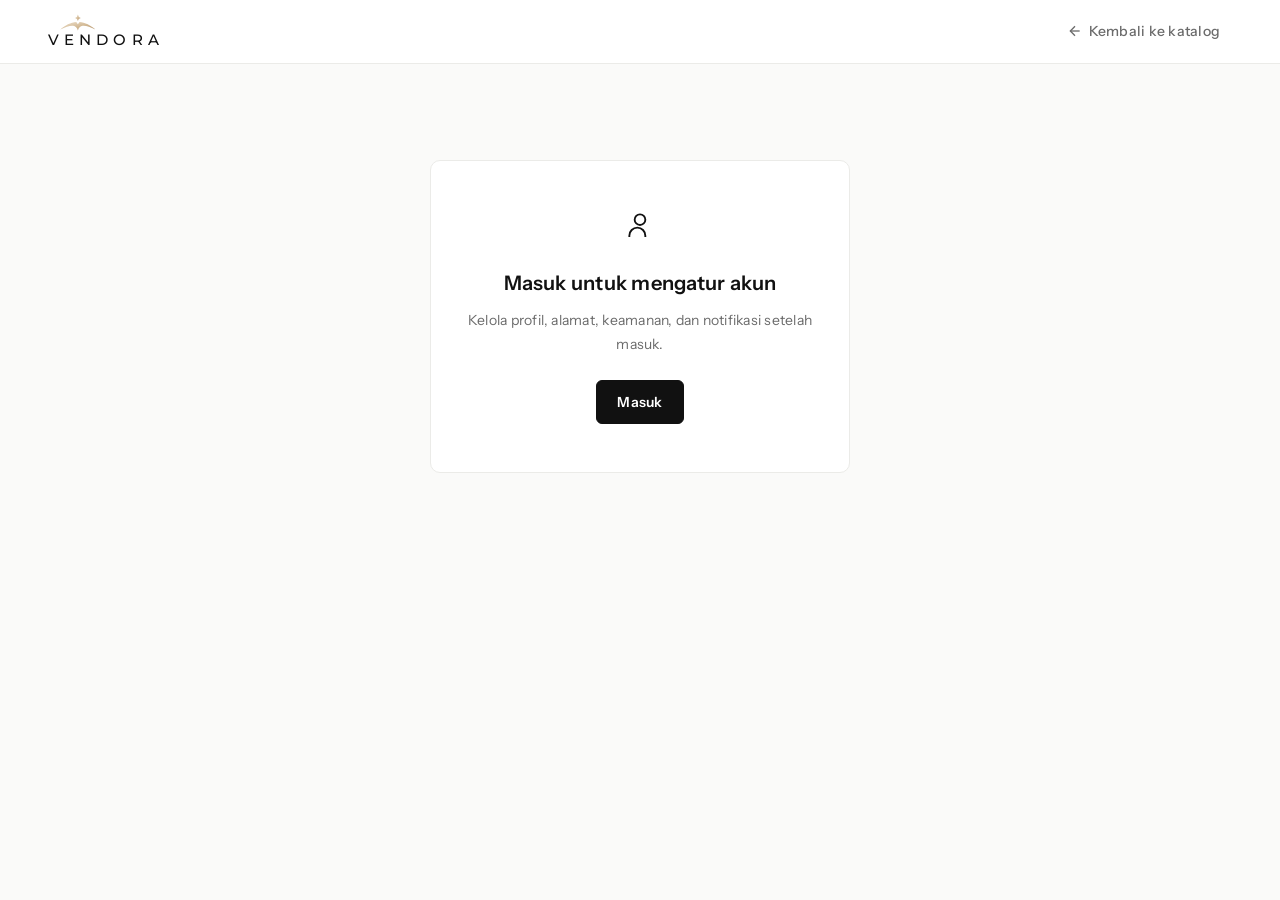
<file: akun.html>
<!DOCTYPE html>
<html lang="id">
<head>
  <meta charset="UTF-8">
  <meta name="viewport" content="width=device-width, initial-scale=1.0">
  <title>Pengaturan akun — Vendora</title>
  <link rel="preconnect" href="https://fonts.googleapis.com">
  <link rel="preconnect" href="https://fonts.gstatic.com" crossorigin>
  <link rel="icon" type="image/svg+xml" href="favicon.svg?v=102">
  <link rel="icon" type="image/png" href="logo.png?v=102">
  <link rel="apple-touch-icon" href="logo.png?v=102">
  <meta name="theme-color" content="#0E0E0D">
  <link href="https://fonts.googleapis.com/css2?family=Bricolage+Grotesque:opsz,wght@12..96,600;12..96,700;12..96,800&family=DM+Mono:wght@400;500&family=Montserrat:wght@400;500;600&family=Instrument+Sans:wght@400;500;600;700&display=swap" rel="stylesheet">
  <link rel="stylesheet" href="css/style.css?v=20261114">
  <link rel="stylesheet" href="css/theme.css?v=20261114">
  <link rel="stylesheet" href="css/account.css?v=20261114">
</head>
<body class="account-page">

  <header class="acc-top">
    <a href="index.html" class="acc-logo vlogo" aria-label="Vendora — beranda">
      <span class="vlogo-word">V<span class="vlogo-en"><img class="vlogo-mark" src="logo.svg?v=103" alt="">EN</span>DORA</span>
    </a>
    <div class="acc-top-right">
      <a href="index.html" class="acc-back" id="account-back" aria-label="Kembali ke katalog">
        <svg width="16" height="16" viewBox="0 0 24 24" fill="none" stroke="currentColor" stroke-width="2" aria-hidden="true"><line x1="19" y1="12" x2="5" y2="12"/><polyline points="12 19 5 12 12 5"/></svg><span> Kembali ke katalog</span>
      </a>
      <span class="acc-avatar acc-avatar--sm" id="acc-top-avatar" aria-hidden="true"></span>
    </div>
  </header>

  <div id="alert-container"></div>

  <!-- Belum masuk -->
  <main id="account-locked" class="acc-locked" hidden>
    <svg width="32" height="32" viewBox="0 0 24 24" fill="none" stroke="currentColor" stroke-width="1.4"><circle cx="12" cy="8" r="4"/><path d="M4 21v-1a6 6 0 0112 0v1"/></svg>
    <h1>Masuk untuk mengatur akun</h1>
    <p>Kelola profil, alamat, keamanan, dan notifikasi setelah masuk.</p>
    <a href="login.html" class="btn-ink">Masuk</a>
  </main>

  <main id="account-app" class="acc-wrap" hidden>
    <div class="acc-head">
      <h1>Pengaturan akun</h1>
      <p id="acc-head-desc">Atur profil, alamat, keamanan, dan notifikasi akun Vendora kamu.</p>
    </div>

    <div class="acc-layout">
      <!-- Kiri: ringkasan + navigasi -->
      <aside class="acc-side">
        <div class="acc-summary">
          <span class="acc-avatar" id="acc-summary-avatar" aria-hidden="true"></span>
          <div class="acc-summary-text">
            <b id="acc-summary-name">–</b>
            <small id="acc-summary-email"></small>
            <span class="acc-meta"><span class="acc-role" id="acc-summary-role"></span><span id="acc-summary-since"></span></span>
          </div>
        </div>
        <nav class="acc-nav" aria-label="Bagian pengaturan">
          <a href="#profil" id="acc-nav-profil">
            <svg width="18" height="18" viewBox="0 0 24 24" fill="none" stroke="currentColor" stroke-width="1.7"><circle cx="12" cy="8" r="4"/><path d="M4 21v-1a6 6 0 0112 0v1"/></svg>
            Profil
          </a>
          <a href="#alamat" id="acc-nav-alamat">
            <svg width="18" height="18" viewBox="0 0 24 24" fill="none" stroke="currentColor" stroke-width="1.7"><path d="M21 10c0 7-9 13-9 13s-9-6-9-13a9 9 0 0118 0z"/><circle cx="12" cy="10" r="3"/></svg>
            Alamat
          </a>
          <a href="#keamanan" id="acc-nav-keamanan">
            <svg width="18" height="18" viewBox="0 0 24 24" fill="none" stroke="currentColor" stroke-width="1.7"><path d="M12 22s8-4 8-10V5l-8-3-8 3v7c0 6 8 10 8 10z"/></svg>
            Keamanan
          </a>
          <a href="#notifikasi" id="acc-nav-notifikasi">
            <svg width="18" height="18" viewBox="0 0 24 24" fill="none" stroke="currentColor" stroke-width="1.7"><path d="M18 8A6 6 0 006 8c0 7-3 9-3 9h18s-3-2-3-9"/><path d="M13.73 21a2 2 0 01-3.46 0"/></svg>
            Notifikasi
          </a>
        </nav>
      </aside>

      <!-- Kanan: panel -->
      <div class="acc-panels">

        <!-- PROFIL -->
        <section class="acc-panel" id="panel-profil" aria-labelledby="t-profil">
          <div class="acc-card">
            <div class="acc-card-head">
              <h2 id="t-profil">Profil</h2>
              <p id="acc-profil-desc">Foto dan data kontak yang terlihat oleh penjual atau pembeli.</p>
            </div>

            <div class="acc-row acc-photo">
              <span class="acc-avatar acc-avatar--xl" id="acc-avatar-preview" aria-hidden="true"></span>
              <div>
                <div class="acc-photo-actions">
                  <label class="btn-line btn-line--sm" for="acc-avatar-input">Ganti foto</label>
                  <input type="file" id="acc-avatar-input" accept="image/jpeg,image/png,image/webp" class="visually-hidden">
                  <button type="button" class="btn-text" id="acc-avatar-remove" hidden>Hapus foto</button>
                </div>
                <span class="form-hint">JPG, PNG, atau WebP, maks. 5 MB. Foto dipotong persegi otomatis.</span>
              </div>
            </div>

            <div class="acc-fields">
              <div class="form-group">
                <label for="acc-name">Nama lengkap</label>
                <input type="text" id="acc-name" class="form-control" autocomplete="name" maxlength="60" required>
                <span class="form-hint" id="acc-name-hint">Tampil ke penjual atau pembeli saat chat dan di pesanan.</span>
              </div>
              <div class="form-group">
                <label for="acc-email">Email</label>
                <input type="email" id="acc-email" class="form-control" autocomplete="email">
              </div>
              <div class="form-group">
                <label for="acc-phone">Nomor WhatsApp</label>
                <input type="tel" id="acc-phone" class="form-control" placeholder="08123456789" autocomplete="tel">
                <span class="form-hint" id="acc-phone-hint">Dipakai kurir dan penjual untuk menghubungi kamu.</span>
              </div>
            </div>

            <div class="acc-card-foot">
              <button type="button" class="btn-ink" data-save>Simpan profil</button>
            </div>
          </div>
        </section>

        <!-- ALAMAT -->
        <section class="acc-panel" id="panel-alamat" aria-labelledby="address-title" hidden>
          <div class="acc-card">
            <div class="acc-card-head">
              <h2 id="address-title">Alamat pengiriman</h2>
              <p id="address-desc">Alamat utama untuk pesananmu. Otomatis terisi saat checkout.</p>
            </div>
            <div class="acc-fields">
              <div class="form-group">
                <label for="acc-address">Alamat lengkap</label>
                <textarea id="acc-address" class="form-control" rows="4" placeholder="Jalan, nomor rumah, RT/RW, kecamatan, kota, kode pos" autocomplete="street-address"></textarea>
              </div>
            </div>
            <div class="acc-card-foot">
              <button type="button" class="btn-ink" data-save>Simpan alamat</button>
            </div>
          </div>
        </section>

        <!-- KEAMANAN -->
        <section class="acc-panel" id="panel-keamanan" aria-labelledby="t-keamanan" hidden>
          <div class="acc-card">
            <div class="acc-card-head">
              <h2 id="t-keamanan">Kata sandi &amp; verifikasi</h2>
              <p>Masuk cukup dengan kata sandi. Kode OTP hanya dipakai saat kamu mengganti atau lupa kata sandi, dikirim ke email atau WhatsApp-mu.</p>
            </div>
            <dl class="acc-verify">
              <div><dt>Email</dt><dd id="acc-verify-email">–</dd></div>
              <div><dt>Nomor HP</dt><dd id="acc-verify-phone">–</dd></div>
            </dl>
            <div class="acc-card-foot">
              <a class="btn-ink" id="acc-change-pass" href="login.html?reset=1">Ganti kata sandi lewat OTP</a>
            </div>
          </div>

          <div class="acc-card">
            <div class="acc-card-head">
              <h2>Sesi masuk</h2>
              <p>Perangkat yang sedang masuk ke akunmu.</p>
            </div>
            <div class="acc-session">
              <span class="acc-session-icon" aria-hidden="true">
                <svg width="18" height="18" viewBox="0 0 24 24" fill="none" stroke="currentColor" stroke-width="1.7"><rect x="2" y="4" width="20" height="13" rx="2"/><line x1="8" y1="21" x2="16" y2="21"/><line x1="12" y1="17" x2="12" y2="21"/></svg>
              </span>
              <div class="acc-session-text">
                <b id="acc-session-device">Browser ini</b>
                <span class="v-status v-status--good">Perangkat ini · aktif sekarang</span>
              </div>
              <button type="button" class="btn-line btn-line--sm" id="acc-logout">Keluar</button>
            </div>
          </div>
        </section>

        <!-- NOTIFIKASI -->
        <section class="acc-panel" id="panel-notifikasi" aria-labelledby="t-notif" hidden>
          <div class="acc-card">
            <div class="acc-card-head">
              <h2 id="t-notif">Notifikasi</h2>
              <p>Pilih kabar yang ingin kamu terima. Preferensi disimpan di perangkat ini.</p>
            </div>
            <div class="acc-toggles">
              <label class="acc-toggle">
                <span><b>Status pesanan</b><small>Saat pesanan dikonfirmasi, dikirim, atau selesai.</small></span>
                <input type="checkbox" data-pref="orders" checked><i aria-hidden="true"></i>
              </label>
              <label class="acc-toggle">
                <span><b>Pesan chat</b><small>Balasan baru dari penjual atau pembeli.</small></span>
                <input type="checkbox" data-pref="chat" checked><i aria-hidden="true"></i>
              </label>
              <label class="acc-toggle">
                <span><b>Promo dan info Vendora</b><small>Diskon, toko baru, dan kabar fitur.</small></span>
                <input type="checkbox" data-pref="promo"><i aria-hidden="true"></i>
              </label>
            </div>
          </div>
        </section>
      </div>
    </div>
  </main>

  <script type="module" src="js/main.js?v=20261114"></script>
</body>
</html>
</file>
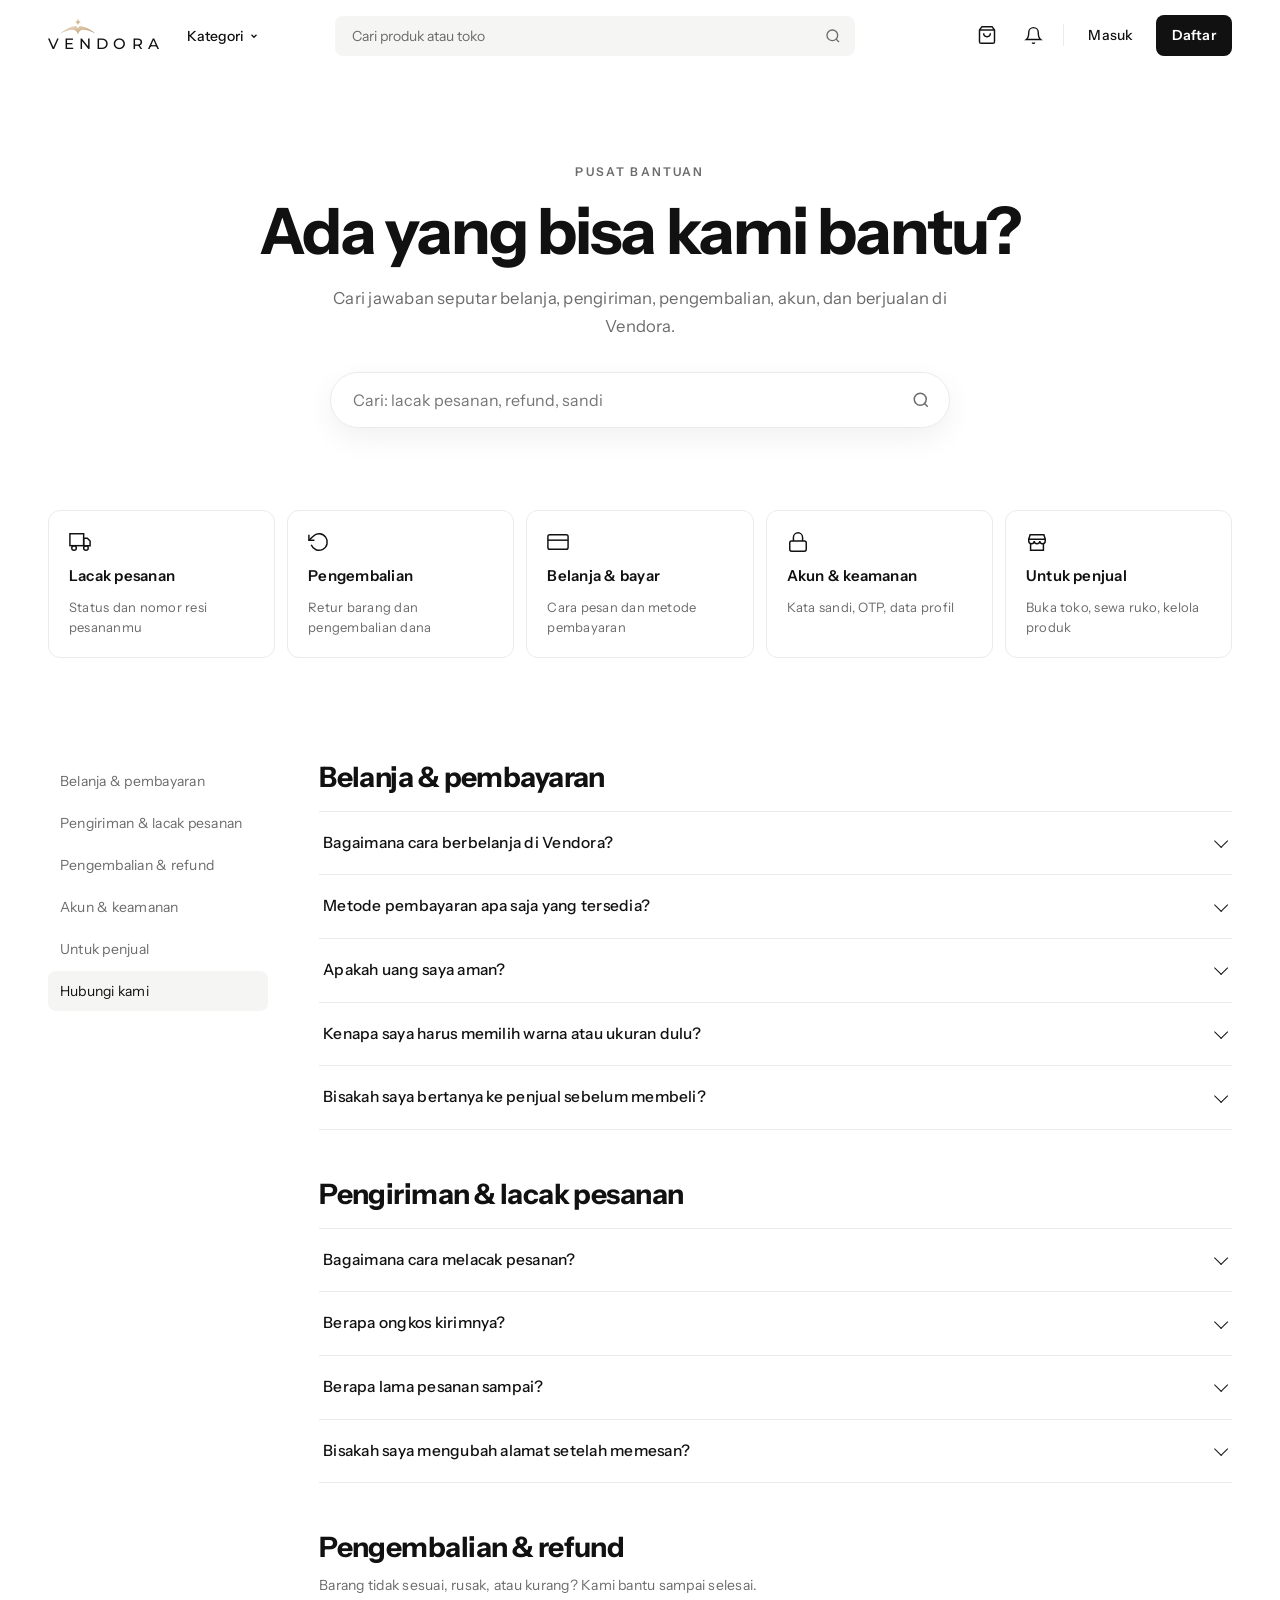
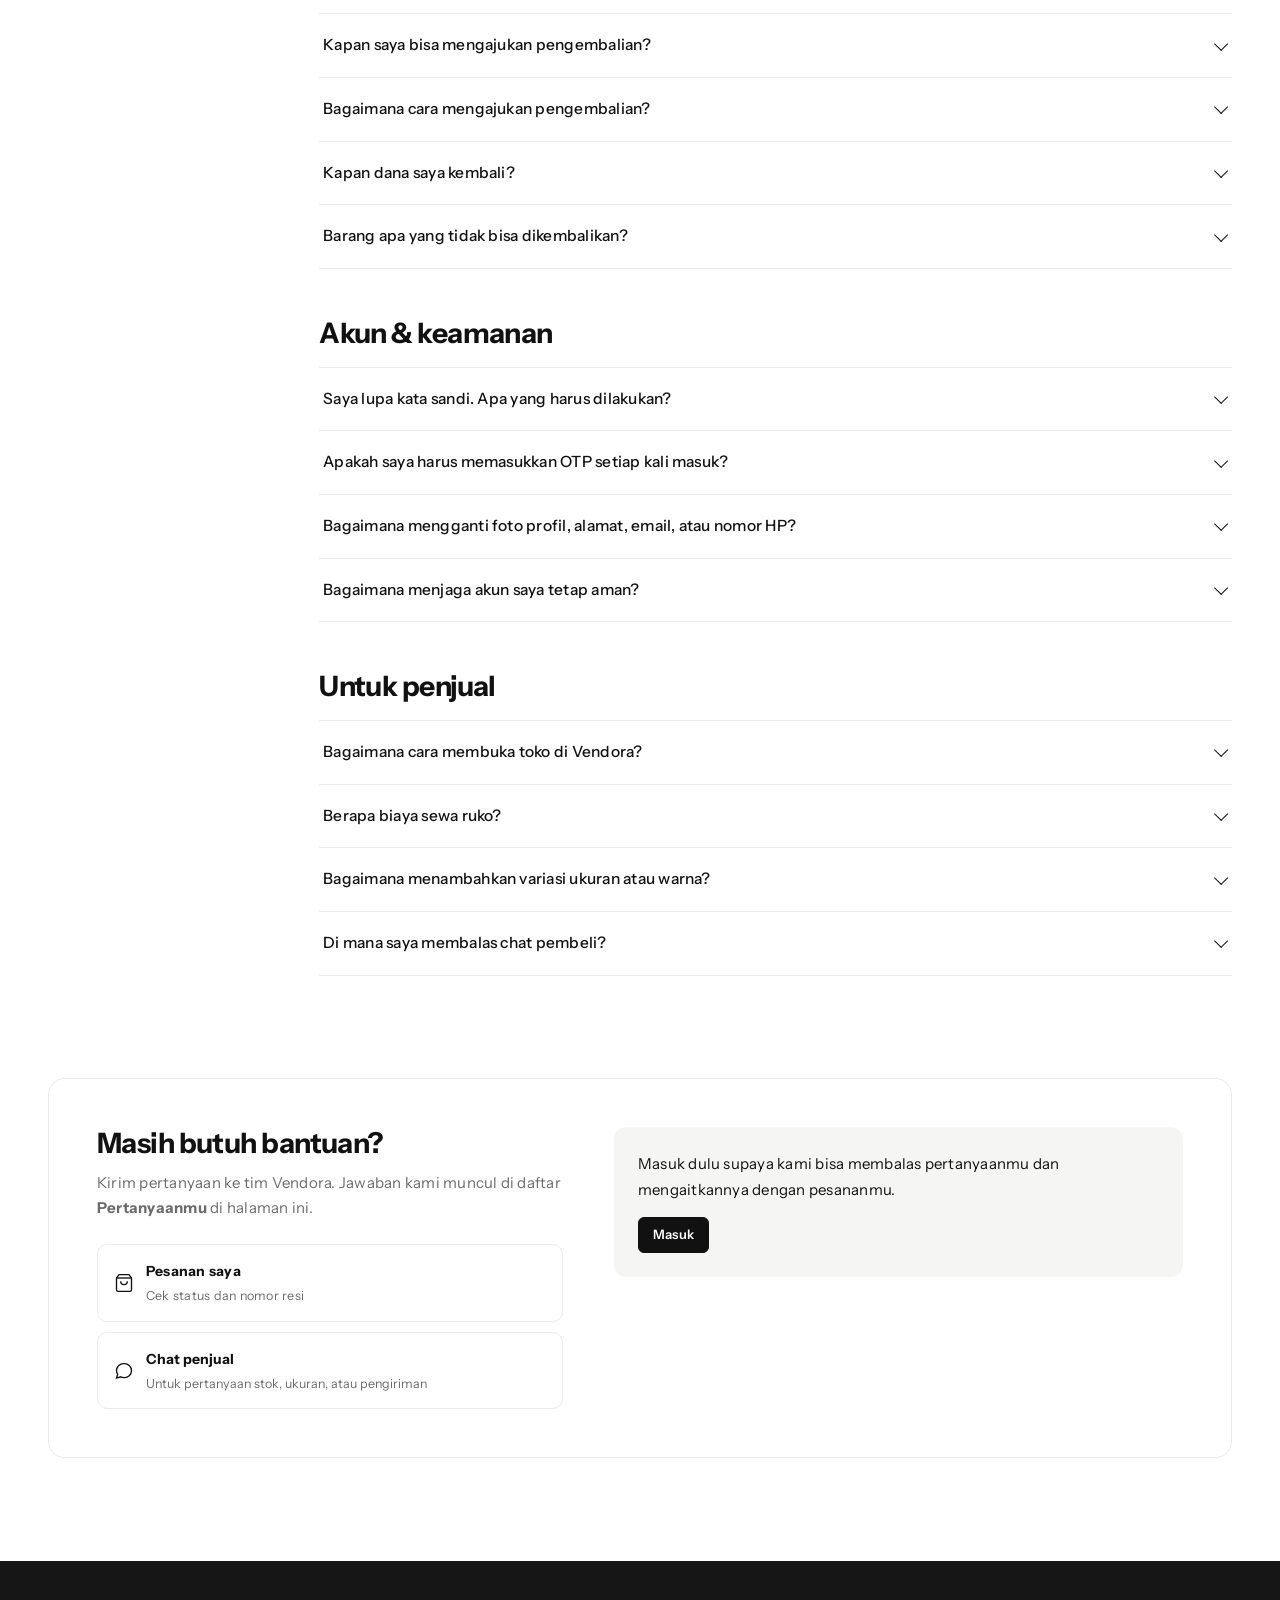
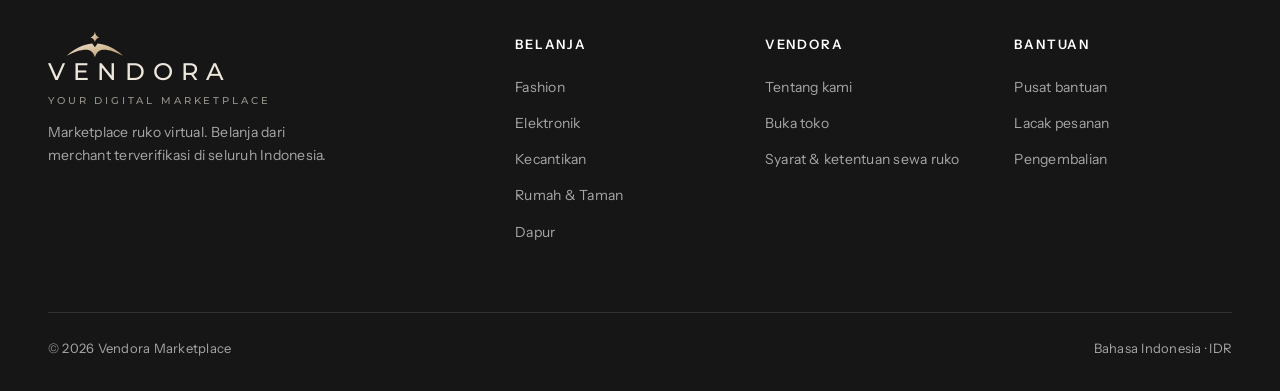
<file: bantuan.html>
<!DOCTYPE html>
<html lang="id">
<head>
  <meta charset="UTF-8">
  <meta name="viewport" content="width=device-width, initial-scale=1.0">
  <title>Pusat Bantuan — Vendora</title>
  <meta name="description" content="Jawaban seputar belanja, pembayaran, pengiriman, pengembalian, akun, dan berjualan di Vendora.">
  <meta property="og:type" content="website">
  <meta property="og:site_name" content="Vendora">
  <meta property="og:title" content="Pusat Bantuan — Vendora">
  <meta property="og:description" content="Jawaban seputar belanja, pengiriman, pengembalian, akun, dan berjualan di Vendora.">
  <meta property="og:url" content="https://www.vendorashop.my.id/bantuan.html">
  <meta property="og:image" content="https://images.unsplash.com/photo-1441986300917-64674bd600d8?w=1200&h=630&q=80&auto=format&fit=crop">
  <meta name="twitter:card" content="summary_large_image">
  <link rel="canonical" href="https://www.vendorashop.my.id/bantuan.html">
  <link rel="preconnect" href="https://fonts.googleapis.com">
  <link rel="preconnect" href="https://fonts.gstatic.com" crossorigin>
  <link rel="icon" type="image/svg+xml" href="favicon.svg?v=102">
  <link rel="icon" type="image/png" href="logo.png?v=102">
  <link rel="apple-touch-icon" href="logo.png?v=102">
  <meta name="theme-color" content="#0E0E0D">
  <link href="https://fonts.googleapis.com/css2?family=Bricolage+Grotesque:opsz,wght@12..96,600;12..96,700;12..96,800&family=DM+Mono:wght@400;500&family=Montserrat:wght@400;500;600&family=Instrument+Sans:wght@400;500;600;700&display=swap" rel="stylesheet">
  <link rel="stylesheet" href="css/style.css?v=20261114">
  <link rel="stylesheet" href="css/theme.css?v=20261114">
  <link rel="stylesheet" href="css/storefront.css?v=20261114">
  <link rel="stylesheet" href="css/pages.css?v=20261114">
  <script>document.documentElement.classList.add('js');</script>
</head>
<body>

  <nav id="main-navbar">
    <a href="index.html" class="nav-logo vlogo" aria-label="Vendora — beranda">
      <span class="vlogo-word">V<span class="vlogo-en"><img class="vlogo-mark" src="logo.svg?v=103" alt="">EN</span>DORA</span>
    </a>

    <div class="mega-menu-wrapper">
      <button class="nav-category-btn" id="nav-cat-btn" type="button">
        Kategori
        <svg width="10" height="10" viewBox="0 0 24 24" fill="none" stroke="currentColor" stroke-width="3"><polyline points="6 9 12 15 18 9"/></svg>
      </button>
      <div class="mega-dropdown" role="menu" aria-label="Semua kategori"><!-- diisi main.js (categories.js) --></div>
    </div>

    <div class="nav-search">
      <input type="search" id="nav-search-input" placeholder="Cari produk atau toko" autocomplete="off">
      <svg class="nav-search-icon" width="16" height="16" viewBox="0 0 24 24" fill="none" stroke="currentColor" stroke-width="2"><circle cx="11" cy="11" r="8"/><line x1="21" y1="21" x2="16.65" y2="16.65"/></svg>
    </div>

    <div class="nav-actions">
      <button class="nav-icon-btn" id="cart-toggle-btn" title="Keranjang Belanja" type="button">
        <svg width="20" height="20" viewBox="0 0 24 24" fill="none" stroke="currentColor" stroke-width="1.75"><path d="M6 2L3 6v14a2 2 0 002 2h14a2 2 0 002-2V6l-3-4z"/><line x1="3" y1="6" x2="21" y2="6"/><path d="M16 10a4 4 0 01-8 0"/></svg>
        <span class="nav-cart-badge" id="cart-count">0</span>
      </button>
      <button class="nav-icon-btn" title="Notifikasi" type="button" data-notif-btn aria-label="Notifikasi">
        <svg width="19" height="19" viewBox="0 0 24 24" fill="none" stroke="currentColor" stroke-width="1.75"><path d="M18 8A6 6 0 006 8c0 7-3 9-3 9h18s-3-2-3-9"/><path d="M13.73 21a2 2 0 01-3.46 0"/></svg>
      </button>
      <div class="nav-divider"></div>
      <div id="nav-auth-guest" style="display:flex;align-items:center;gap:8px;">
        <a href="login.html" class="btn-nav-login">Masuk</a>
        <a href="login.html?tab=daftar" class="btn-nav-register">Daftar</a>
      </div>
      <div id="nav-auth-user" style="display:none;align-items:center;">
        <div class="nav-profile-dropdown" id="nav-profile-dropdown">
          <button class="nav-user" id="nav-user-panel" type="button" aria-haspopup="menu" aria-expanded="false">
            <span class="nav-avatar" id="nav-avatar-text" aria-hidden="true">U</span>
            <span class="nav-user-name" id="nav-user-name">Akun</span>
            <svg class="nav-user-chevron" width="12" height="12" viewBox="0 0 24 24" fill="none" stroke="currentColor" stroke-width="2.5"><polyline points="6 9 12 15 18 9"/></svg>
          </button>
          <div class="dropdown-menu" role="menu">
            <div class="dropdown-head">
              <span class="nav-avatar nav-avatar--lg" id="nav-avatar-lg" aria-hidden="true">U</span>
              <div><b id="nav-dd-name">Akun</b><small id="nav-dd-email"></small></div>
            </div>
            <a href="pesanan.html" class="dropdown-item" id="nav-history-btn" role="menuitem">
              <svg width="16" height="16" viewBox="0 0 24 24" fill="none" stroke="currentColor" stroke-width="1.8"><path d="M6 2L3 6v14a2 2 0 002 2h14a2 2 0 002-2V6l-3-4z"/><line x1="3" y1="6" x2="21" y2="6"/><path d="M16 10a4 4 0 01-8 0"/></svg>
              <span>Pesanan saya</span>
            </a>
            <a href="akun.html" class="dropdown-item" id="nav-profile-btn" role="menuitem">
              <svg width="16" height="16" viewBox="0 0 24 24" fill="none" stroke="currentColor" stroke-width="1.8"><circle cx="12" cy="12" r="3"/><path d="M19.4 15a1.65 1.65 0 00.33 1.82l.06.06a2 2 0 01-2.83 2.83l-.06-.06a1.65 1.65 0 00-1.82-.33 1.65 1.65 0 00-1 1.51V21a2 2 0 01-4 0v-.09A1.65 1.65 0 009 19.4a1.65 1.65 0 00-1.82.33l-.06.06a2 2 0 01-2.83-2.83l.06-.06A1.65 1.65 0 004.68 15a1.65 1.65 0 00-1.51-1H3a2 2 0 010-4h.09A1.65 1.65 0 004.6 9a1.65 1.65 0 00-.33-1.82l-.06-.06a2 2 0 012.83-2.83l.06.06A1.65 1.65 0 009 4.68a1.65 1.65 0 001-1.51V3a2 2 0 014 0v.09a1.65 1.65 0 001 1.51 1.65 1.65 0 001.82-.33l.06-.06a2 2 0 012.83 2.83l-.06.06A1.65 1.65 0 0019.4 9a1.65 1.65 0 001.51 1H21a2 2 0 010 4h-.09a1.65 1.65 0 00-1.51 1z"/></svg>
              <span>Pengaturan akun</span>
            </a>
            <a href="seller.html" class="dropdown-item" id="dropdown-shop-action" role="menuitem" style="display:none;">
              <svg width="16" height="16" viewBox="0 0 24 24" fill="none" stroke="currentColor" stroke-width="1.8"><path d="M3 9l1.5-5h15L21 9"/><path d="M3 9h18v2a3 3 0 01-6 0 3 3 0 01-6 0 3 3 0 01-6 0z"/><path d="M5 13v8h14v-8"/></svg>
              <span>Toko saya</span>
            </a>
            <div class="dropdown-divider"></div>
            <a href="#" class="dropdown-item danger" id="nav-logout-btn" role="menuitem">
              <svg width="16" height="16" viewBox="0 0 24 24" fill="none" stroke="currentColor" stroke-width="1.8"><path d="M9 21H5a2 2 0 01-2-2V5a2 2 0 012-2h4"/><polyline points="16 17 21 12 16 7"/><line x1="21" y1="12" x2="9" y2="12"/></svg>
              <span>Keluar</span>
            </a>
          </div>
        </div>
      </div>
    </div>

    <button class="nav-mobile-menu-btn" id="nav-mobile-menu-btn" type="button" aria-label="Menu">
      <svg width="22" height="22" viewBox="0 0 24 24" fill="none" stroke="currentColor" stroke-width="2">
        <line x1="3" y1="12" x2="21" y2="12"></line>
        <line x1="3" y1="6" x2="21" y2="6"></line>
        <line x1="3" y1="18" x2="21" y2="18"></line>
      </svg>
    </button>
  </nav>

  <div id="alert-container"></div>

  <main>
    <section class="pg-hero hp-hero">
      <div class="sf-container">
        <p class="pg-eyebrow">Pusat bantuan</p>
        <h1 class="pg-title">Ada yang bisa kami bantu?</h1>
        <p class="pg-lead">Cari jawaban seputar belanja, pengiriman, pengembalian, akun, dan berjualan di Vendora.</p>
        <div class="hp-search" role="search">
          <label for="hp-search-input" class="visually-hidden">Cari pertanyaan</label>
          <input type="search" id="hp-search-input" placeholder="Cari: lacak pesanan, refund, sandi" aria-label="Cari di pusat bantuan" autocomplete="off">
          <svg width="18" height="18" viewBox="0 0 24 24" fill="none" stroke="currentColor" stroke-width="2" aria-hidden="true"><circle cx="11" cy="11" r="8"/><line x1="21" y1="21" x2="16.65" y2="16.65"/></svg>
        </div>
        <p class="hp-search-note" id="hp-search-note" aria-live="polite"></p>
      </div>
    </section>

    <section class="sf-container" aria-label="Topik bantuan">
      <div class="hp-topics">
        <a class="hp-topic" href="pesanan.html">
          <svg width="22" height="22" viewBox="0 0 24 24" fill="none" stroke="currentColor" stroke-width="1.6" aria-hidden="true"><rect x="1" y="3" width="15" height="13"/><polygon points="16 8 20 8 23 11 23 16 16 16 16 8"/><circle cx="5.5" cy="18.5" r="2.5"/><circle cx="18.5" cy="18.5" r="2.5"/></svg>
          <b>Lacak pesanan</b><span>Status dan nomor resi pesananmu</span>
        </a>
        <a class="hp-topic" href="#pengembalian">
          <svg width="22" height="22" viewBox="0 0 24 24" fill="none" stroke="currentColor" stroke-width="1.6" aria-hidden="true"><polyline points="1 4 1 10 7 10"/><path d="M3.51 15a9 9 0 102.13-9.36L1 10"/></svg>
          <b>Pengembalian</b><span>Retur barang dan pengembalian dana</span>
        </a>
        <a class="hp-topic" href="#pembayaran">
          <svg width="22" height="22" viewBox="0 0 24 24" fill="none" stroke="currentColor" stroke-width="1.6" aria-hidden="true"><rect x="1" y="4" width="22" height="16" rx="2"/><line x1="1" y1="10" x2="23" y2="10"/></svg>
          <b>Belanja &amp; bayar</b><span>Cara pesan dan metode pembayaran</span>
        </a>
        <a class="hp-topic" href="#akun">
          <svg width="22" height="22" viewBox="0 0 24 24" fill="none" stroke="currentColor" stroke-width="1.6" aria-hidden="true"><rect x="3" y="11" width="18" height="11" rx="2"/><path d="M7 11V7a5 5 0 0110 0v4"/></svg>
          <b>Akun &amp; keamanan</b><span>Kata sandi, OTP, data profil</span>
        </a>
        <a class="hp-topic" href="#penjual">
          <svg width="22" height="22" viewBox="0 0 24 24" fill="none" stroke="currentColor" stroke-width="1.6" aria-hidden="true"><path d="M3 9l1.5-5h15L21 9"/><path d="M3 9h18v2a3 3 0 01-6 0 3 3 0 01-6 0 3 3 0 01-6 0z"/><path d="M5 13v8h14v-8"/></svg>
          <b>Untuk penjual</b><span>Buka toko, sewa ruko, kelola produk</span>
        </a>
      </div>
    </section>

    <section class="sf-section">
      <div class="sf-container hp-layout">
        <nav class="hp-toc" aria-label="Daftar topik">
          <a href="#pembayaran">Belanja &amp; pembayaran</a>
          <a href="#pengiriman">Pengiriman &amp; lacak pesanan</a>
          <a href="#pengembalian">Pengembalian &amp; refund</a>
          <a href="#akun">Akun &amp; keamanan</a>
          <a href="#penjual">Untuk penjual</a>
          <a href="#hubungi">Hubungi kami</a>
        </nav>

        <div id="hp-faq-root">
          <section class="hp-section" id="pembayaran">
            <h2>Belanja &amp; pembayaran</h2>
            <div class="hp-faq">
              <details><summary>Bagaimana cara berbelanja di Vendora?</summary>
                <div class="hp-answer"><ol>
                  <li>Cari produk lewat kolom pencarian atau menu <b>Kategori</b>.</li>
                  <li>Buka produknya, lalu pilih variasi seperti warna, kapasitas, atau ukuran bila tersedia.</li>
                  <li>Tekan <b>Masukkan keranjang</b> atau <b>Beli sekarang</b>.</li>
                  <li>Isi nama penerima dan alamat, pilih kurir dan metode pembayaran, lalu tekan <b>Bayar sekarang</b>.</li>
                </ol></div>
              </details>
              <details><summary>Metode pembayaran apa saja yang tersedia?</summary>
                <div class="hp-answer"><p>QRIS (GoPay, OVO, Dana), BCA Virtual Account, kartu kredit/debit (Visa, Mastercard, JCB, GPN), serta bayar tunai di Indomaret atau Alfamart.</p>
                <p>Catatan: saat ini pembayaran di Vendora masih berupa simulasi dan tidak menarik dana sungguhan.</p></div>
              </details>
              <details><summary>Apakah uang saya aman?</summary>
                <div class="hp-answer"><p>Ya. Pembayaranmu ditahan Vendora dulu, tidak langsung masuk ke penjual. Dana baru diteruskan ke penjual setelah kamu menekan <b>Pesanan diterima</b> di <a href="pesanan.html">Pesanan saya</a>.</p>
                <p>Kalau kamu tidak menekan tombol itu dan tidak mengajukan komplain, pesanan selesai otomatis <b>7 hari</b> setelah dikirim. Kalau pesanan dibatalkan sebelum dikirim, dana dikembalikan penuh.</p></div>
              </details>
              <details><summary>Kenapa saya harus memilih warna atau ukuran dulu?</summary>
                <div class="hp-answer"><p>Produk yang punya variasi (misalnya iPhone dengan pilihan warna dan kapasitas, atau kaos dengan pilihan ukuran) harganya bisa berbeda untuk setiap pilihan. Pilih semua variasi agar harga dan barang yang dikirim sesuai. Untuk pakaian dan sepatu, buka <b>Panduan ukuran</b> di halaman produk.</p></div>
              </details>
              <details><summary>Bisakah saya bertanya ke penjual sebelum membeli?</summary>
                <div class="hp-answer"><p>Bisa. Tekan tombol <b>Chat</b> di halaman produk atau halaman toko. Kamu bisa mengirim teks dan foto, dan centang biru menandakan pesanmu sudah dibaca penjual. Semua percakapan tersimpan di tombol chat di pojok kanan bawah.</p></div>
              </details>
            </div>
          </section>

          <section class="hp-section" id="pengiriman">
            <h2>Pengiriman &amp; lacak pesanan</h2>
            <div class="hp-faq">
              <details><summary>Bagaimana cara melacak pesanan?</summary>
                <div class="hp-answer"><p>Buka <a href="pesanan.html">Pesanan saya</a>. Setiap pesanan menampilkan status <b>Menunggu → Dikemas → Dikirim → Selesai</b>. Setelah penjual mengirim paket, nomor resi muncul dan tombol <b>Lacak paket</b> menampilkan posisi paket di peta beserta riwayat perjalanannya.</p></div>
              </details>
              <details><summary>Berapa ongkos kirimnya?</summary>
                <div class="hp-answer"><p>Tergantung kurir yang kamu pilih saat checkout: JNE Reguler Rp 18.000, J&amp;T Express Rp 19.000, SiCepat BEST Rp 22.000, atau Vendora Instant (hari yang sama) Rp 35.000.</p>
                <p>Kalau kamu membeli dari beberapa toko sekaligus, ongkir dihitung per toko karena tiap toko mengirim paketnya sendiri.</p></div>
              </details>
              <details><summary>Berapa lama pesanan sampai?</summary>
                <div class="hp-answer"><p>Penjual mengonfirmasi dan mengemas pesanan terlebih dahulu. Setelah berstatus <b>Dikirim</b>, paket umumnya tiba dalam 2–5 hari kerja, tergantung lokasi pengiriman dan alamat tujuan.</p></div>
              </details>
              <details><summary>Bisakah saya mengubah alamat setelah memesan?</summary>
                <div class="hp-answer"><p>Hubungi penjual lewat <b>Chat</b> secepatnya, sebelum status pesanan berubah menjadi <b>Dikirim</b>. Supaya tidak salah lagi, simpan alamat utama di <a href="akun.html">Pengaturan akun</a> agar otomatis terisi saat checkout.</p></div>
              </details>
            </div>
          </section>

          <section class="hp-section" id="pengembalian">
            <h2>Pengembalian &amp; refund</h2>
            <p>Barang tidak sesuai, rusak, atau kurang? Kami bantu sampai selesai.</p>
            <div class="hp-faq">
              <details><summary>Kapan saya bisa mengajukan pengembalian?</summary>
                <div class="hp-answer"><p>Ajukan komplain saat pesanan berstatus <b>Dikirim</b>, sebelum kamu menekan <b>Pesanan diterima</b>, bila:</p>
                <ul><li>paket tidak kunjung sampai,</li><li>barang yang diterima berbeda dari pesanan (warna, ukuran, atau tipe),</li><li>barang rusak atau cacat saat diterima,</li><li>jumlah barang kurang.</li></ul>
                <p>Setelah pesanan selesai, dana sudah diteruskan ke penjual. Hubungi kami lewat <a href="#hubungi">Hubungi kami</a> bila masih ada masalah.</p></div>
              </details>
              <details><summary>Bagaimana cara mengajukan pengembalian?</summary>
                <div class="hp-answer"><ol>
                  <li>Buka <a href="pesanan.html">Pesanan saya</a>, lalu tekan <b>Ajukan komplain</b> pada pesanan yang bermasalah.</li>
                  <li>Pilih alasan, ceritakan masalahnya, dan sertakan tautan foto bukti bila ada.</li>
                  <li>Dana pesanan dibekukan. Penjual bisa memberi tanggapan, lalu admin Vendora memutuskan: dana dikembalikan ke kamu, atau diteruskan ke penjual.</li>
                </ol></div>
              </details>
              <details><summary>Kapan dana saya kembali?</summary>
                <div class="hp-answer"><p>Begitu admin memutuskan dana dikembalikan, pesanan berubah menjadi <b>Dibatalkan</b> dan kamu mendapat notifikasi di ikon lonceng. Dana kembali ke metode pembayaran semula dalam <b>1–3 hari kerja</b>.</p></div>
              </details>
              <details><summary>Barang apa yang tidak bisa dikembalikan?</summary>
                <div class="hp-answer"><p>Barang yang sudah dipakai atau dicuci, produk kecantikan dan kesehatan yang segelnya sudah dibuka, serta makanan dan minuman, kecuali barang tersebut rusak atau salah kirim.</p></div>
              </details>
            </div>
          </section>

          <section class="hp-section" id="akun">
            <h2>Akun &amp; keamanan</h2>
            <div class="hp-faq">
              <details><summary>Saya lupa kata sandi. Apa yang harus dilakukan?</summary>
                <div class="hp-answer"><p>Di halaman <a href="login.html">Masuk</a>, tekan <b>Lupa kata sandi?</b> lalu masukkan email atau nomor HP akunmu. Kami mengirim kode OTP lewat email atau WhatsApp. Bila akunmu punya keduanya, kamu bisa memilih salah satunya.</p></div>
              </details>
              <details><summary>Apakah saya harus memasukkan OTP setiap kali masuk?</summary>
                <div class="hp-answer"><p>Tidak. Masuk cukup dengan email atau nomor HP dan kata sandi. Kode OTP hanya dipakai saat kamu lupa atau mengganti kata sandi.</p></div>
              </details>
              <details><summary>Bagaimana mengganti foto profil, alamat, email, atau nomor HP?</summary>
                <div class="hp-answer"><p>Buka <a href="akun.html">Pengaturan akun</a> dari menu profil di kanan atas. Perubahan email atau nomor HP perlu diverifikasi ulang.</p></div>
              </details>
              <details><summary>Bagaimana menjaga akun saya tetap aman?</summary>
                <div class="hp-answer"><ul><li>Pakai kata sandi minimal 8 karakter yang tidak dipakai di situs lain.</li><li>Jangan pernah membagikan kode OTP kepada siapa pun, termasuk yang mengaku dari Vendora atau penjual.</li><li>Lakukan pembayaran hanya lewat halaman checkout Vendora.</li></ul></div>
              </details>
            </div>
          </section>

          <section class="hp-section" id="penjual">
            <h2>Untuk penjual</h2>
            <div class="hp-faq">
              <details><summary>Bagaimana cara membuka toko di Vendora?</summary>
                <div class="hp-answer"><ol>
                  <li>Tekan <a href="login.html?tab=daftar&amp;role=seller" data-open-shop>Buka toko</a> lalu daftar sebagai <b>Penjual</b>.</li>
                  <li>Di dashboard penjual, isi nama toko lalu pilih durasi sewa (30, 90, atau 365 hari).</li>
                  <li>Ruko aktif setelah diverifikasi admin. Kamu mendapat notifikasi, lalu bisa menambah produk.</li>
                </ol></div>
              </details>
              <details><summary>Berapa biaya sewa ruko?</summary>
                <div class="hp-answer"><p>Rp 15.000 per hari untuk semua ruko, dengan pilihan 30, 90, atau 365 hari. Perpanjang kapan saja dari menu <b>Sewa ruko</b> di dashboard penjual. Lihat juga <a href="terms.html">Syarat &amp; ketentuan sewa ruko</a>.</p></div>
              </details>
              <details><summary>Bagaimana menambahkan variasi ukuran atau warna?</summary>
                <div class="hp-answer"><p>Di <b>Kelola produk</b>, isi kolom <b>Variasi</b> dengan satu jenis per baris, misalnya:</p>
                <p><code>Ukuran: S, M, L, XL</code><br><code>Kapasitas: 256 GB, 512 GB (+5500000)</code></p>
                <p>Angka dalam kurung adalah tambahan harga dari harga dasar.</p></div>
              </details>
              <details><summary>Di mana saya membalas chat pembeli?</summary>
                <div class="hp-answer"><p>Tekan tombol chat di pojok kanan bawah. Daftar pembeli muncul dengan jumlah pesan yang belum dibaca, dan kamu bisa membalas dengan teks maupun foto.</p></div>
              </details>
            </div>
          </section>

          <p class="hp-empty" id="hp-empty" hidden>Belum ada jawaban yang cocok. Kirim pertanyaanmu lewat formulir di bawah.</p>
        </div>
      </div>
    </section>

    <section class="sf-section">
      <div class="sf-container">
        <div class="hp-contact" id="hubungi">
          <div>
            <h2>Masih butuh bantuan?</h2>
            <p>Kirim pertanyaan ke tim Vendora. Jawaban kami muncul di daftar <b>Pertanyaanmu</b> di halaman ini.</p>
            <div class="hp-contact-alt">
              <a href="pesanan.html">
                <svg width="20" height="20" viewBox="0 0 24 24" fill="none" stroke="currentColor" stroke-width="1.6" aria-hidden="true"><path d="M6 2L3 6v14a2 2 0 002 2h14a2 2 0 002-2V6l-3-4z"/><line x1="3" y1="6" x2="21" y2="6"/><path d="M16 10a4 4 0 01-8 0"/></svg>
                <span><b>Pesanan saya</b><small>Cek status dan nomor resi</small></span>
              </a>
              <button type="button" id="hp-open-chat">
                <svg width="20" height="20" viewBox="0 0 24 24" fill="none" stroke="currentColor" stroke-width="1.6" aria-hidden="true"><path d="M21 11.5a8.4 8.4 0 0 1-9 8.4 9 9 0 0 1-3.9-.9L3 20.5l1.4-4.6A8.4 8.4 0 0 1 3 11.5a8.5 8.5 0 0 1 9-8.4 8.5 8.5 0 0 1 9 8.4z"/></svg>
                <span><b>Chat penjual</b><small>Untuk pertanyaan stok, ukuran, atau pengiriman</small></span>
              </button>
            </div>
          </div>
          <div id="hp-contact-body">
            <!-- Diisi pages.js: formulir (sudah masuk) atau ajakan masuk (tamu) -->
          </div>
        </div>
      </div>
    </section>
  </main>

  <footer class="sf-footer sf-section">
    <div class="sf-container">
      <div class="sf-footer-grid">
        <div class="sf-footer-brand">
          <a href="index.html" class="vlogo vlogo--stack" aria-label="Vendora — beranda">
            <span class="vlogo-word">V<span class="vlogo-en"><img class="vlogo-mark" src="logo.svg?v=103" alt="">EN</span>DORA</span>
            <span class="vlogo-tag">Your digital marketplace</span>
          </a>
          <p>Marketplace ruko virtual. Belanja dari merchant terverifikasi di seluruh Indonesia.</p>
        </div>
        <div>
          <h4>Belanja</h4>
          <a href="index.html?cat=fashion">Fashion</a>
          <a href="index.html?cat=elektronik">Elektronik</a>
          <a href="index.html?cat=kecantikan">Kecantikan</a>
          <a href="index.html?cat=rumah">Rumah &amp; Taman</a>
          <a href="index.html?cat=dapur">Dapur</a>
        </div>
        <div>
          <h4>Vendora</h4>
          <a href="tentang.html">Tentang kami</a>
          <a href="login.html?tab=daftar&amp;role=seller" data-open-shop>Buka toko</a>
          <a href="terms.html">Syarat &amp; ketentuan sewa ruko</a>
        </div>
        <div>
          <h4>Bantuan</h4>
          <a href="bantuan.html">Pusat bantuan</a>
          <a href="pesanan.html">Lacak pesanan</a>
          <a href="bantuan.html#pengembalian">Pengembalian</a>
        </div>
      </div>
      <div class="sf-footer-bottom">
        <span>&copy; 2026 Vendora Marketplace</span>
        <span>Bahasa Indonesia &middot; IDR</span>
      </div>
    </div>
  </footer>

  <script type="module" src="js/main.js?v=20261114"></script>
  <script src="js/storefront.js?v=20261114" defer></script>
</body>
</html>
</file>
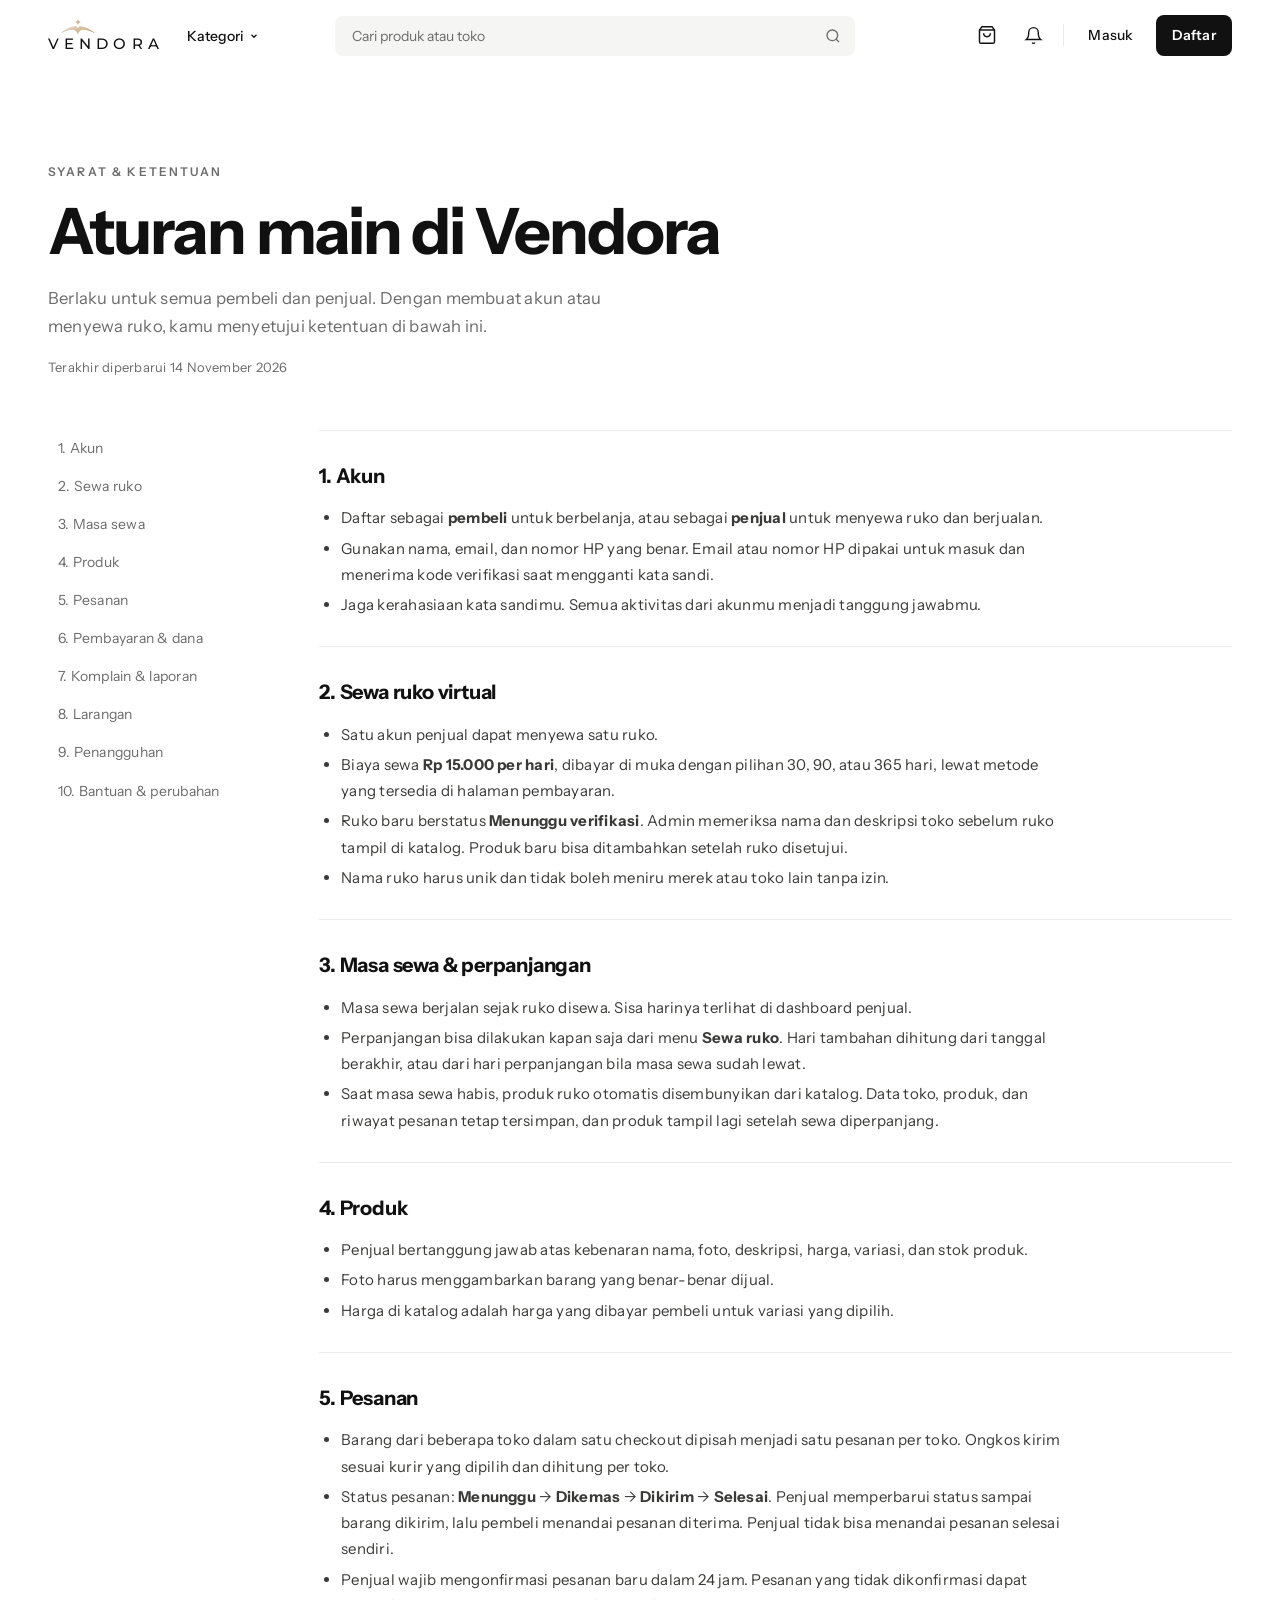
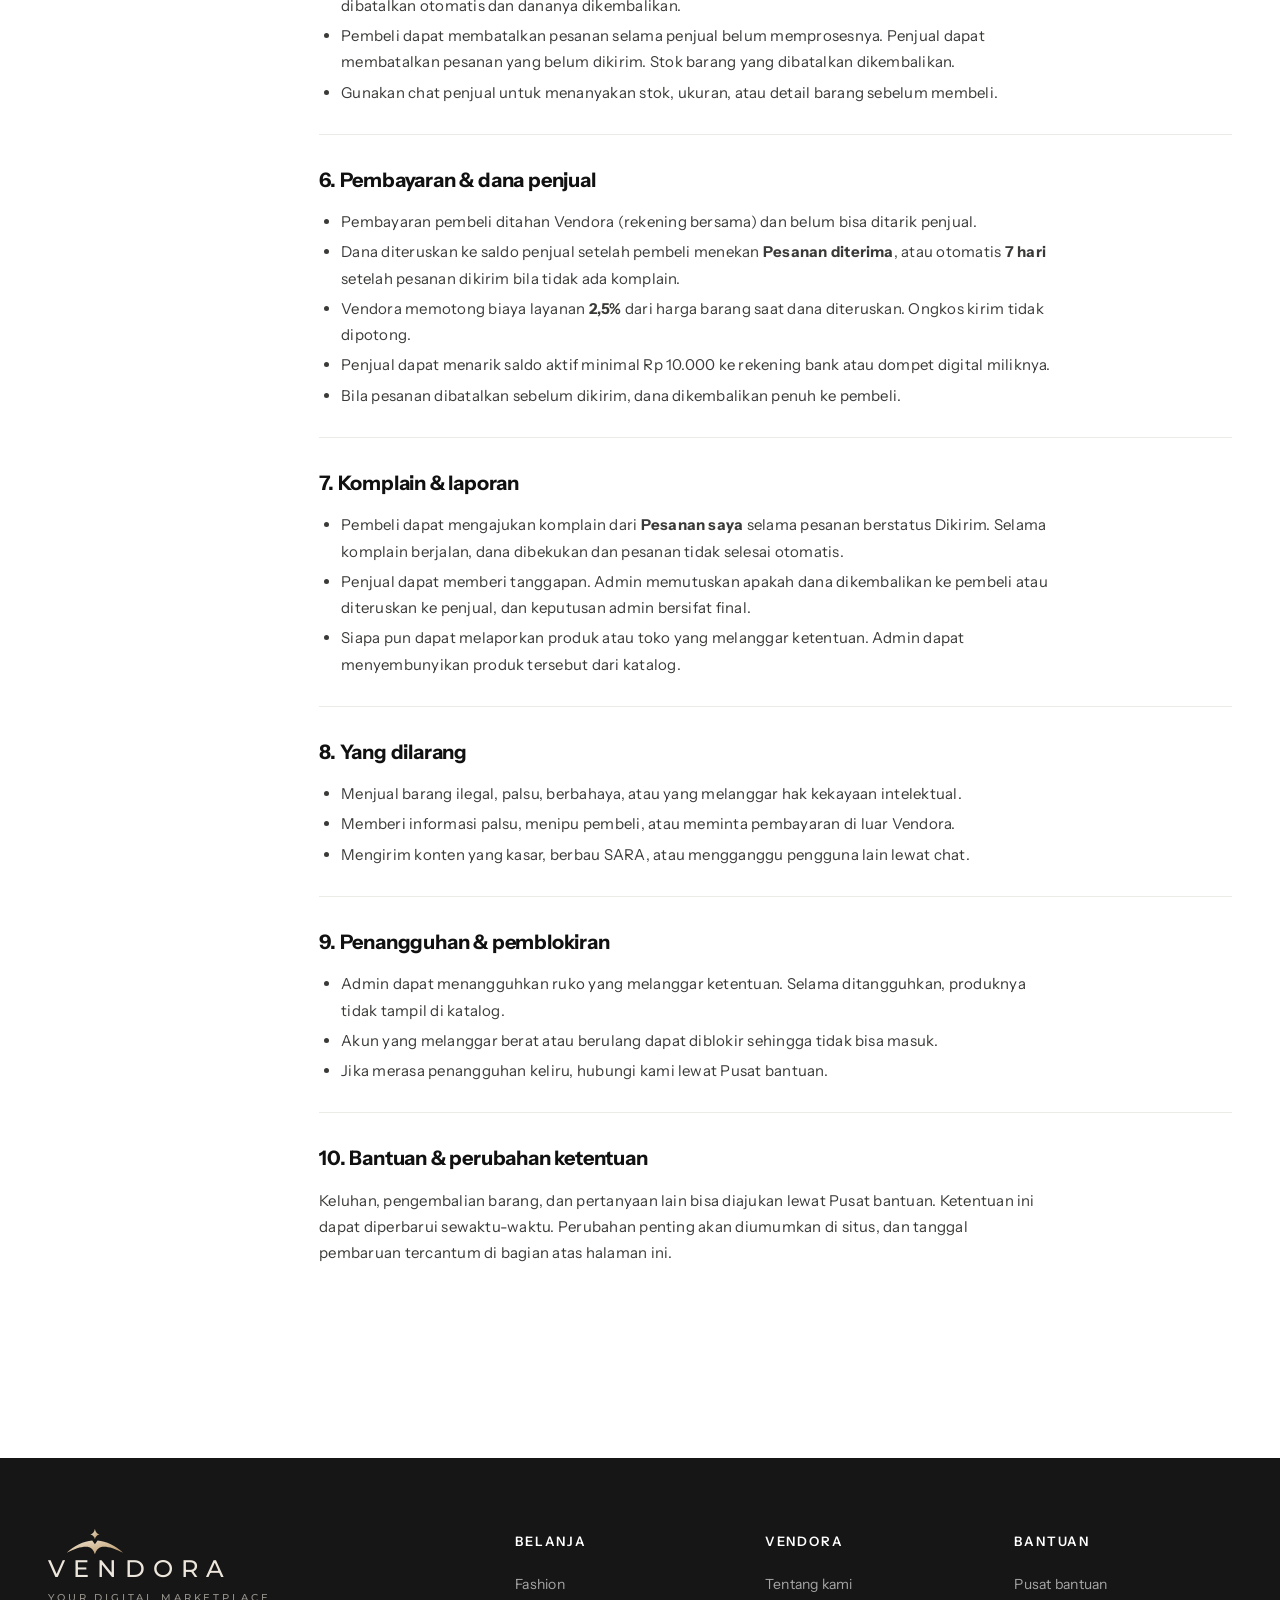
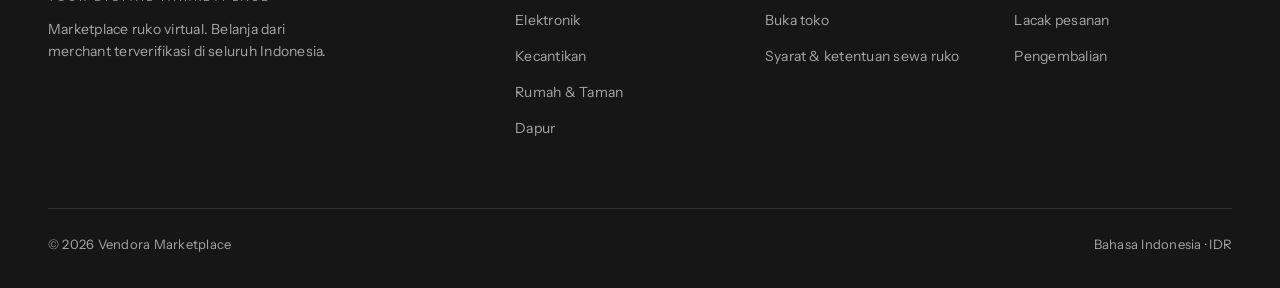
<file: terms.html>
<!DOCTYPE html>
<html lang="id">
<head>
  <meta charset="UTF-8">
  <meta name="viewport" content="width=device-width, initial-scale=1.0">
  <title>Syarat &amp; Ketentuan — Vendora</title>
  <meta name="description" content="Syarat dan ketentuan sewa ruko virtual, berjualan, dan berbelanja di Vendora.">
  <meta property="og:type" content="website">
  <meta property="og:site_name" content="Vendora">
  <meta property="og:title" content="Syarat &amp; Ketentuan Vendora">
  <meta property="og:description" content="Aturan sewa ruko virtual, berjualan, dan berbelanja di Vendora.">
  <meta property="og:url" content="https://www.vendorashop.my.id/terms.html">
  <meta property="og:image" content="https://images.unsplash.com/photo-1441986300917-64674bd600d8?w=1200&h=630&q=80&auto=format&fit=crop">
  <meta name="twitter:card" content="summary_large_image">
  <link rel="canonical" href="https://www.vendorashop.my.id/terms.html">
  <link rel="preconnect" href="https://fonts.googleapis.com">
  <link rel="preconnect" href="https://fonts.gstatic.com" crossorigin>
  <link rel="icon" type="image/svg+xml" href="favicon.svg?v=102">
  <link rel="icon" type="image/png" href="logo.png?v=102">
  <link rel="apple-touch-icon" href="logo.png?v=102">
  <meta name="theme-color" content="#0E0E0D">
  <link href="https://fonts.googleapis.com/css2?family=Bricolage+Grotesque:opsz,wght@12..96,600;12..96,700;12..96,800&family=DM+Mono:wght@400;500&family=Montserrat:wght@400;500;600&family=Instrument+Sans:wght@400;500;600;700&display=swap" rel="stylesheet">
  <link rel="stylesheet" href="css/style.css?v=20261114">
  <link rel="stylesheet" href="css/theme.css?v=20261114">
  <link rel="stylesheet" href="css/storefront.css?v=20261114">
  <link rel="stylesheet" href="css/pages.css?v=20261114">
  <script>document.documentElement.classList.add('js');</script>
  <style>
    .tc-wrap { display: grid; grid-template-columns: 220px minmax(0, 1fr); gap: clamp(24px, 4vw, 64px); align-items: start; padding-bottom: clamp(48px, 6vw, 96px); }
    .tc-toc { position: sticky; top: calc(var(--sf-nav-h, 72px) + 24px); display: grid; gap: 2px; font-size: 14px; }
    .tc-toc a { padding: 6px 10px; border-radius: 8px; color: var(--mute); text-decoration: none; }
    .tc-toc a:hover { background: var(--stage); color: var(--ink); }
    .tc-body section { scroll-margin-top: calc(var(--sf-nav-h, 72px) + 24px); padding-top: 28px; border-top: 1px solid var(--line); }
    .tc-body section + section { margin-top: 28px; }
    .tc-body h2 { margin: 0 0 12px; font-size: 20px; font-weight: 700; letter-spacing: -0.01em; }
    .tc-body p, .tc-body li { max-width: 72ch; font-size: 15px; line-height: 1.75; color: #3A3A38; }
    .tc-body p { margin: 0 0 12px; }
    .tc-body ul, .tc-body ol { margin: 0 0 12px; padding-left: 22px; }
    .tc-body li + li { margin-top: 4px; }
    .tc-updated { margin-top: 16px; font-size: 13px; color: var(--mute); }
    @media (max-width: 860px) { .tc-wrap { grid-template-columns: 1fr; } .tc-toc { position: static; grid-template-columns: 1fr 1fr; } }
  </style>
</head>
<body>

  <nav id="main-navbar">
    <a href="index.html" class="nav-logo vlogo" aria-label="Vendora — beranda">
      <span class="vlogo-word">V<span class="vlogo-en"><img class="vlogo-mark" src="logo.svg?v=103" alt="">EN</span>DORA</span>
    </a>

    <div class="mega-menu-wrapper">
      <button class="nav-category-btn" id="nav-cat-btn" type="button">
        Kategori
        <svg width="10" height="10" viewBox="0 0 24 24" fill="none" stroke="currentColor" stroke-width="3"><polyline points="6 9 12 15 18 9"/></svg>
      </button>
      <div class="mega-dropdown" role="menu" aria-label="Semua kategori"><!-- diisi main.js (categories.js) --></div>
    </div>

    <div class="nav-search">
      <input type="search" id="nav-search-input" placeholder="Cari produk atau toko" autocomplete="off">
      <svg class="nav-search-icon" width="16" height="16" viewBox="0 0 24 24" fill="none" stroke="currentColor" stroke-width="2"><circle cx="11" cy="11" r="8"/><line x1="21" y1="21" x2="16.65" y2="16.65"/></svg>
    </div>

    <div class="nav-actions">
      <button class="nav-icon-btn" id="cart-toggle-btn" title="Keranjang Belanja" type="button">
        <svg width="20" height="20" viewBox="0 0 24 24" fill="none" stroke="currentColor" stroke-width="1.75"><path d="M6 2L3 6v14a2 2 0 002 2h14a2 2 0 002-2V6l-3-4z"/><line x1="3" y1="6" x2="21" y2="6"/><path d="M16 10a4 4 0 01-8 0"/></svg>
        <span class="nav-cart-badge" id="cart-count">0</span>
      </button>
      <button class="nav-icon-btn" title="Notifikasi" type="button" data-notif-btn aria-label="Notifikasi">
        <svg width="19" height="19" viewBox="0 0 24 24" fill="none" stroke="currentColor" stroke-width="1.75"><path d="M18 8A6 6 0 006 8c0 7-3 9-3 9h18s-3-2-3-9"/><path d="M13.73 21a2 2 0 01-3.46 0"/></svg>
      </button>
      <div class="nav-divider"></div>
      <div id="nav-auth-guest" style="display:flex;align-items:center;gap:8px;">
        <a href="login.html" class="btn-nav-login">Masuk</a>
        <a href="login.html?tab=daftar" class="btn-nav-register">Daftar</a>
      </div>
      <div id="nav-auth-user" style="display:none;align-items:center;">
        <div class="nav-profile-dropdown" id="nav-profile-dropdown">
          <button class="nav-user" id="nav-user-panel" type="button" aria-haspopup="menu" aria-expanded="false">
            <span class="nav-avatar" id="nav-avatar-text" aria-hidden="true">U</span>
            <span class="nav-user-name" id="nav-user-name">Akun</span>
            <svg class="nav-user-chevron" width="12" height="12" viewBox="0 0 24 24" fill="none" stroke="currentColor" stroke-width="2.5"><polyline points="6 9 12 15 18 9"/></svg>
          </button>
          <div class="dropdown-menu" role="menu">
            <div class="dropdown-head">
              <span class="nav-avatar nav-avatar--lg" id="nav-avatar-lg" aria-hidden="true">U</span>
              <div><b id="nav-dd-name">Akun</b><small id="nav-dd-email"></small></div>
            </div>
            <a href="pesanan.html" class="dropdown-item" id="nav-history-btn" role="menuitem">
              <svg width="16" height="16" viewBox="0 0 24 24" fill="none" stroke="currentColor" stroke-width="1.8"><path d="M6 2L3 6v14a2 2 0 002 2h14a2 2 0 002-2V6l-3-4z"/><line x1="3" y1="6" x2="21" y2="6"/><path d="M16 10a4 4 0 01-8 0"/></svg>
              <span>Pesanan saya</span>
            </a>
            <a href="akun.html" class="dropdown-item" id="nav-profile-btn" role="menuitem">
              <svg width="16" height="16" viewBox="0 0 24 24" fill="none" stroke="currentColor" stroke-width="1.8"><circle cx="12" cy="12" r="3"/><path d="M19.4 15a1.65 1.65 0 00.33 1.82l.06.06a2 2 0 01-2.83 2.83l-.06-.06a1.65 1.65 0 00-1.82-.33 1.65 1.65 0 00-1 1.51V21a2 2 0 01-4 0v-.09A1.65 1.65 0 009 19.4a1.65 1.65 0 00-1.82.33l-.06.06a2 2 0 01-2.83-2.83l.06-.06A1.65 1.65 0 004.68 15a1.65 1.65 0 00-1.51-1H3a2 2 0 010-4h.09A1.65 1.65 0 004.6 9a1.65 1.65 0 00-.33-1.82l-.06-.06a2 2 0 012.83-2.83l.06.06A1.65 1.65 0 009 4.68a1.65 1.65 0 001-1.51V3a2 2 0 014 0v.09a1.65 1.65 0 001 1.51 1.65 1.65 0 001.82-.33l.06-.06a2 2 0 012.83 2.83l-.06.06A1.65 1.65 0 0019.4 9a1.65 1.65 0 001.51 1H21a2 2 0 010 4h-.09a1.65 1.65 0 00-1.51 1z"/></svg>
              <span>Pengaturan akun</span>
            </a>
            <a href="seller.html" class="dropdown-item" id="dropdown-shop-action" role="menuitem" style="display:none;">
              <svg width="16" height="16" viewBox="0 0 24 24" fill="none" stroke="currentColor" stroke-width="1.8"><path d="M3 9l1.5-5h15L21 9"/><path d="M3 9h18v2a3 3 0 01-6 0 3 3 0 01-6 0 3 3 0 01-6 0z"/><path d="M5 13v8h14v-8"/></svg>
              <span>Toko saya</span>
            </a>
            <div class="dropdown-divider"></div>
            <a href="#" class="dropdown-item danger" id="nav-logout-btn" role="menuitem">
              <svg width="16" height="16" viewBox="0 0 24 24" fill="none" stroke="currentColor" stroke-width="1.8"><path d="M9 21H5a2 2 0 01-2-2V5a2 2 0 012-2h4"/><polyline points="16 17 21 12 16 7"/><line x1="21" y1="12" x2="9" y2="12"/></svg>
              <span>Keluar</span>
            </a>
          </div>
        </div>
      </div>
    </div>

    <button class="nav-mobile-menu-btn" id="nav-mobile-menu-btn" type="button" aria-label="Menu">
      <svg width="22" height="22" viewBox="0 0 24 24" fill="none" stroke="currentColor" stroke-width="2">
        <line x1="3" y1="12" x2="21" y2="12"></line>
        <line x1="3" y1="6" x2="21" y2="6"></line>
        <line x1="3" y1="18" x2="21" y2="18"></line>
      </svg>
    </button>
  </nav>

  <div id="alert-container"></div>

  <main>
    <section class="pg-hero">
      <div class="sf-container">
        <p class="pg-eyebrow">Syarat &amp; ketentuan</p>
        <h1 class="pg-title">Aturan main di Vendora</h1>
        <p class="pg-lead">Berlaku untuk semua pembeli dan penjual. Dengan membuat akun atau menyewa ruko, kamu menyetujui ketentuan di bawah ini.</p>
        <p class="tc-updated">Terakhir diperbarui 14 November 2026</p>
      </div>
    </section>

    <div class="sf-container tc-wrap">
      <nav class="tc-toc" aria-label="Daftar isi">
        <a href="#akun">1. Akun</a>
        <a href="#sewa">2. Sewa ruko</a>
        <a href="#masa-sewa">3. Masa sewa</a>
        <a href="#produk">4. Produk</a>
        <a href="#pesanan">5. Pesanan</a>
        <a href="#dana">6. Pembayaran &amp; dana</a>
        <a href="#komplain">7. Komplain &amp; laporan</a>
        <a href="#larangan">8. Larangan</a>
        <a href="#penangguhan">9. Penangguhan</a>
        <a href="#bantuan">10. Bantuan &amp; perubahan</a>
      </nav>

      <div class="tc-body">
        <section id="akun">
          <h2>1. Akun</h2>
          <ul>
            <li>Daftar sebagai <b>pembeli</b> untuk berbelanja, atau sebagai <b>penjual</b> untuk menyewa ruko dan berjualan.</li>
            <li>Gunakan nama, email, dan nomor HP yang benar. Email atau nomor HP dipakai untuk masuk dan menerima kode verifikasi saat mengganti kata sandi.</li>
            <li>Jaga kerahasiaan kata sandimu. Semua aktivitas dari akunmu menjadi tanggung jawabmu.</li>
          </ul>
        </section>

        <section id="sewa">
          <h2>2. Sewa ruko virtual</h2>
          <ul>
            <li>Satu akun penjual dapat menyewa satu ruko.</li>
            <li>Biaya sewa <b>Rp 15.000 per hari</b>, dibayar di muka dengan pilihan 30, 90, atau 365 hari, lewat metode yang tersedia di halaman pembayaran.</li>
            <li>Ruko baru berstatus <b>Menunggu verifikasi</b>. Admin memeriksa nama dan deskripsi toko sebelum ruko tampil di katalog. Produk baru bisa ditambahkan setelah ruko disetujui.</li>
            <li>Nama ruko harus unik dan tidak boleh meniru merek atau toko lain tanpa izin.</li>
          </ul>
        </section>

        <section id="masa-sewa">
          <h2>3. Masa sewa &amp; perpanjangan</h2>
          <ul>
            <li>Masa sewa berjalan sejak ruko disewa. Sisa harinya terlihat di dashboard penjual.</li>
            <li>Perpanjangan bisa dilakukan kapan saja dari menu <b>Sewa ruko</b>. Hari tambahan dihitung dari tanggal berakhir, atau dari hari perpanjangan bila masa sewa sudah lewat.</li>
            <li>Saat masa sewa habis, produk ruko otomatis disembunyikan dari katalog. Data toko, produk, dan riwayat pesanan tetap tersimpan, dan produk tampil lagi setelah sewa diperpanjang.</li>
          </ul>
        </section>

        <section id="produk">
          <h2>4. Produk</h2>
          <ul>
            <li>Penjual bertanggung jawab atas kebenaran nama, foto, deskripsi, harga, variasi, dan stok produk.</li>
            <li>Foto harus menggambarkan barang yang benar-benar dijual.</li>
            <li>Harga di katalog adalah harga yang dibayar pembeli untuk variasi yang dipilih.</li>
          </ul>
        </section>

        <section id="pesanan">
          <h2>5. Pesanan</h2>
          <ul>
            <li>Barang dari beberapa toko dalam satu checkout dipisah menjadi satu pesanan per toko. Ongkos kirim sesuai kurir yang dipilih dan dihitung per toko.</li>
            <li>Status pesanan: <b>Menunggu</b> → <b>Dikemas</b> → <b>Dikirim</b> → <b>Selesai</b>. Penjual memperbarui status sampai barang dikirim, lalu pembeli menandai pesanan diterima. Penjual tidak bisa menandai pesanan selesai sendiri.</li>
            <li>Penjual wajib mengonfirmasi pesanan baru dalam 24 jam. Pesanan yang tidak dikonfirmasi dapat dibatalkan otomatis dan dananya dikembalikan.</li>
            <li>Pembeli dapat membatalkan pesanan selama penjual belum memprosesnya. Penjual dapat membatalkan pesanan yang belum dikirim. Stok barang yang dibatalkan dikembalikan.</li>
            <li>Gunakan chat penjual untuk menanyakan stok, ukuran, atau detail barang sebelum membeli.</li>
          </ul>
        </section>

        <section id="dana">
          <h2>6. Pembayaran &amp; dana penjual</h2>
          <ul>
            <li>Pembayaran pembeli ditahan Vendora (rekening bersama) dan belum bisa ditarik penjual.</li>
            <li>Dana diteruskan ke saldo penjual setelah pembeli menekan <b>Pesanan diterima</b>, atau otomatis <b>7 hari</b> setelah pesanan dikirim bila tidak ada komplain.</li>
            <li>Vendora memotong biaya layanan <b>2,5%</b> dari harga barang saat dana diteruskan. Ongkos kirim tidak dipotong.</li>
            <li>Penjual dapat menarik saldo aktif minimal Rp 10.000 ke rekening bank atau dompet digital miliknya.</li>
            <li>Bila pesanan dibatalkan sebelum dikirim, dana dikembalikan penuh ke pembeli.</li>
          </ul>
        </section>

        <section id="komplain">
          <h2>7. Komplain &amp; laporan</h2>
          <ul>
            <li>Pembeli dapat mengajukan komplain dari <b>Pesanan saya</b> selama pesanan berstatus Dikirim. Selama komplain berjalan, dana dibekukan dan pesanan tidak selesai otomatis.</li>
            <li>Penjual dapat memberi tanggapan. Admin memutuskan apakah dana dikembalikan ke pembeli atau diteruskan ke penjual, dan keputusan admin bersifat final.</li>
            <li>Siapa pun dapat melaporkan produk atau toko yang melanggar ketentuan. Admin dapat menyembunyikan produk tersebut dari katalog.</li>
          </ul>
        </section>

        <section id="larangan">
          <h2>8. Yang dilarang</h2>
          <ul>
            <li>Menjual barang ilegal, palsu, berbahaya, atau yang melanggar hak kekayaan intelektual.</li>
            <li>Memberi informasi palsu, menipu pembeli, atau meminta pembayaran di luar Vendora.</li>
            <li>Mengirim konten yang kasar, berbau SARA, atau mengganggu pengguna lain lewat chat.</li>
          </ul>
        </section>

        <section id="penangguhan">
          <h2>9. Penangguhan &amp; pemblokiran</h2>
          <ul>
            <li>Admin dapat menangguhkan ruko yang melanggar ketentuan. Selama ditangguhkan, produknya tidak tampil di katalog.</li>
            <li>Akun yang melanggar berat atau berulang dapat diblokir sehingga tidak bisa masuk.</li>
            <li>Jika merasa penangguhan keliru, hubungi kami lewat <a href="bantuan.html#hubungi">Pusat bantuan</a>.</li>
          </ul>
        </section>

        <section id="bantuan">
          <h2>10. Bantuan &amp; perubahan ketentuan</h2>
          <p>Keluhan, pengembalian barang, dan pertanyaan lain bisa diajukan lewat <a href="bantuan.html">Pusat bantuan</a>. Ketentuan ini dapat diperbarui sewaktu-waktu. Perubahan penting akan diumumkan di situs, dan tanggal pembaruan tercantum di bagian atas halaman ini.</p>
        </section>
      </div>
    </div>
  </main>

  <footer class="sf-footer sf-section">
    <div class="sf-container">
      <div class="sf-footer-grid">
        <div class="sf-footer-brand">
          <a href="index.html" class="vlogo vlogo--stack" aria-label="Vendora — beranda">
            <span class="vlogo-word">V<span class="vlogo-en"><img class="vlogo-mark" src="logo.svg?v=103" alt="">EN</span>DORA</span>
            <span class="vlogo-tag">Your digital marketplace</span>
          </a>
          <p>Marketplace ruko virtual. Belanja dari merchant terverifikasi di seluruh Indonesia.</p>
        </div>
        <div>
          <h4>Belanja</h4>
          <a href="index.html?cat=fashion">Fashion</a>
          <a href="index.html?cat=elektronik">Elektronik</a>
          <a href="index.html?cat=kecantikan">Kecantikan</a>
          <a href="index.html?cat=rumah">Rumah &amp; Taman</a>
          <a href="index.html?cat=dapur">Dapur</a>
        </div>
        <div>
          <h4>Vendora</h4>
          <a href="tentang.html">Tentang kami</a>
          <a href="login.html?tab=daftar&amp;role=seller" data-open-shop>Buka toko</a>
          <a href="terms.html">Syarat &amp; ketentuan sewa ruko</a>
        </div>
        <div>
          <h4>Bantuan</h4>
          <a href="bantuan.html">Pusat bantuan</a>
          <a href="pesanan.html">Lacak pesanan</a>
          <a href="bantuan.html#pengembalian">Pengembalian</a>
        </div>
      </div>
      <div class="sf-footer-bottom">
        <span>&copy; 2026 Vendora Marketplace</span>
        <span>Bahasa Indonesia &middot; IDR</span>
      </div>
    </div>
  </footer>

  <script type="module" src="js/main.js?v=20261114"></script>
  <script src="js/storefront.js?v=20261114" defer></script>
</body>
</html>
</file>
<file: css/style.css>
/* ============================================================
   VENDORA — RUKO VIRTUAL MARKETPLACE
   Brand tokens from Figma: Pine / Saffron / Ink / Paper
   ============================================================ */


/* ============================================================
   KEYFRAME ANIMATIONS
   ============================================================ */
@keyframes flipIn {
  0% {
    transform: rotateX(90deg);
    opacity: 0;
  }
  100% {
    transform: rotateX(0deg);
    opacity: 1;
  }
}
@keyframes alertSlide {
  from {
    opacity: 0;
    transform: translateY(-16px) scale(0.95);
  }
  to {
    opacity: 1;
    transform: translateY(0) scale(1);
  }
}
@keyframes cardIn {
  from {
    opacity: 0;
    transform: translateY(24px) scale(0.97);
  }
  to {
    opacity: 1;
    transform: translateY(0) scale(1);
  }
}
@keyframes pulse-dot {
  0%,
  100% {
    box-shadow: 0 0 6px rgba(0, 0, 0, 0.1);
  }
  50% {
    box-shadow: 0 0 18px rgba(0, 0, 0, 0.2);
  }
}
@keyframes goldShimmer {
  0% {
    background-position: -200% center;
  }
  100% {
    background-position: 200% center;
  }
}
@keyframes pulseCartBtn {
  0% {
    transform: scale(1);
    box-shadow: 0 0 0 0 rgba(17, 17, 17, 0.2);
  }
  70% {
    transform: scale(1.04);
    box-shadow: 0 0 0 10px rgba(17, 17, 17, 0);
  }
  100% {
    transform: scale(1);
    box-shadow: 0 0 0 0 rgba(17, 17, 17, 0);
  }
}
.countdown-num.flip {
  animation: flipIn 0.35s cubic-bezier(0.25, 0.46, 0.45, 0.94) both;
}
.hero-cta-icon {
  transition: transform 0.25s ease;
}
.hero-cta:hover .hero-cta-icon {
  transform: translateX(5px);
}
.btn-add-cart.pulse-add {
  animation: pulseCartBtn 0.4s ease-out;
  background: var(--button-primary);
  color: #fff;
  border-color: var(--button-primary);
}

/* ============================================================
   DESIGN TOKENS — WHITE LUXURY MODERN
   ============================================================ */
:root {
  /* ── Brand palette (Figma: Brand — Warna & Huruf) ─────────── */
  --pine: #0B5D4B;      /* rasa aman: aksi utama, link, sukses */
  --saffron: #F4B63D;   /* perhatian: highlight, peringatan */
  --ink: #14181F;       /* teks utama */
  --paper: #F7F5F0;     /* latar halaman */
  --stage: #EFECE4;     /* latar sekunder / panel */
  --line: #E3DFD6;      /* garis & border */
  --mute: #5F6670;      /* teks sekunder */
  --white: #FFFFFF;     /* permukaan kartu */

  /* RGB channels for translucent tints: rgba(var(--pine-rgb), .1) */
  --pine-rgb: 11, 93, 75;
  --saffron-rgb: 244, 182, 61;
  --ink-rgb: 20, 24, 31;
  --paper-rgb: 247, 245, 240;
  --white-rgb: 255, 255, 255;

  /* Derived shades (hover/pressed) */
  --pine-dark: #084A3C;
  --saffron-dark: #B9811A;

  /* Semantic status (red is not in the brand board, kept for errors) */
  --success: var(--pine);
  --danger: #C2412D;
  --danger-rgb: 194, 65, 45;
  --danger-dark: #9A3222;
  --warning: var(--saffron);
  --warning-text: var(--saffron-dark);

  /* ── Typography (Figma) ───────────────────────────────────── */
  --font-heading: "Bricolage Grotesque", system-ui, sans-serif; /* Bold & SemiBold, -3% */
  --font-body: "Instrument Sans", system-ui, sans-serif;        /* Regular, Medium, SemiBold */
  --font-label: "DM Mono", ui-monospace, monospace;             /* Medium, kapital, spasi lebar */
  --tracking-heading: -0.03em;

  /* ── Legacy names used across this file & by js/ (mapped to brand) ── */
  --bg-primary: var(--paper);
  --bg-secondary: var(--stage);
  --card-bg: var(--white);

  --text-primary: var(--ink);
  --text-secondary: var(--mute);
  --text-light: var(--mute);

  --border: var(--line);

  --button-primary: var(--pine);
  --button-hover: var(--pine-dark);

  --danger-soft: rgba(var(--danger-rgb), 0.1);

  --shadow: 0 1px 2px rgba(var(--ink-rgb), 0.04), 0 8px 24px rgba(var(--ink-rgb), 0.05);

  --gold: var(--pine);
  --gold-light: var(--pine);
  --gold-dark: var(--pine-dark);
  --gold-soft: var(--stage);
  --gold-glow: rgba(var(--pine-rgb), 0.06);
  --gold-border: var(--line);

  --primary: var(--pine);
  --primary-hover: var(--pine-dark);
  --primary-soft: var(--stage);
  --primary-glow: rgba(var(--pine-rgb), 0.06);

  --bg-1: var(--paper);
  --bg-2: var(--stage);
  --bg-3: var(--white);
  --body-bg: var(--paper);
  --surface: var(--white);
  --surface-2: var(--stage);
  --dark-bg: var(--stage);
  --dark-surface: var(--white);

  --border-focus: var(--pine);
  --dark-border: var(--line);

  --text-main: var(--ink);
  --text-muted: var(--mute);
  --text-placeholder: var(--mute);
  --text-inverse: var(--white);

  --shadow-xs: 0 1px 2px rgba(var(--ink-rgb), 0.04);
  --shadow-sm: 0 1px 2px rgba(var(--ink-rgb), 0.04), 0 2px 8px rgba(var(--ink-rgb), 0.04);
  --shadow-md: 0 1px 2px rgba(var(--ink-rgb), 0.04), 0 4px 16px rgba(var(--ink-rgb), 0.05);
  --shadow-lg: 0 1px 2px rgba(var(--ink-rgb), 0.04), 0 8px 24px rgba(var(--ink-rgb), 0.05);
  --shadow-xl: 0 2px 4px rgba(var(--ink-rgb), 0.04), 0 16px 48px rgba(var(--ink-rgb), 0.08);
  --shadow-card: var(--shadow-lg);
  --shadow-gold: var(--shadow-lg);

  --r-xs: 4px;
  --r-sm: 8px;
  --r-md: 12px;
  --r-lg: 16px;
  --r-xl: 20px;
  --r-2xl: 24px;
  --r-full: 9999px;

  --font: var(--font-body);
  --font-display: var(--font-heading);
  --font-button: var(--font-body);
  --font-logo: var(--font-heading);

  --ease: cubic-bezier(0.16, 1, 0.3, 1);
  --dur-fast: 0.18s;
  --dur-base: 0.28s;
  --dur-slow: 0.38s;
  --navbar-h: 90px;
}

/* ============================================================
   RESET & BASE
   ============================================================ */
*,
*::before,
*::after {
  box-sizing: border-box;
  margin: 0;
  padding: 0;
}
html {
  scroll-behavior: smooth;
  font-size: 16px;
}

body {
  font-family: var(--font);
  background: var(--bg-1);
  color: var(--text-main);
  min-height: 100vh;
  line-height: 1.72;
  letter-spacing: 0.015em;
  -webkit-font-smoothing: antialiased;
  -moz-osx-font-smoothing: grayscale;
  overflow-x: hidden;
}

img {
  max-width: 100%;
  display: block;
}
a {
  color: inherit;
  text-decoration: none;
}
button {
  font-family: var(--font);
}

/* Scrollbar */
::-webkit-scrollbar {
  width: 5px;
  height: 5px;
}
::-webkit-scrollbar-track {
  background: var(--bg-2);
}
::-webkit-scrollbar-thumb {
  background: rgba(var(--pine-rgb), 0.3);
  border-radius: var(--r-full);
}
::-webkit-scrollbar-thumb:hover {
  background: rgba(var(--pine-rgb), 0.5);
}
::selection {
  background: rgba(var(--pine-rgb), 0.2);
  color: var(--gold-light);
}

/* ============================================================
   PROFILE DROPDOWN
   ============================================================ */
.nav-profile-dropdown {
  position: relative;
  display: flex;
  align-items: center;
}
.dropdown-menu {
  position: absolute;
  top: calc(100% + 12px);
  right: 0;
  background: rgba(var(--white-rgb), 0.98);
  border: 1px solid var(--border);
  border-radius: var(--r-lg);
  box-shadow: 0 10px 30px rgba(var(--ink-rgb), 0.04);
  min-width: 230px;
  padding: 10px;
  opacity: 0;
  visibility: hidden;
  transform: translateY(-8px);
  transition: all 0.25s var(--ease);
  z-index: 100;
  backdrop-filter: blur(20px);
}
.nav-profile-dropdown:hover .dropdown-menu,
.dropdown-menu.open {
  opacity: 1;
  visibility: visible;
  transform: translateY(0);
}
.dropdown-item {
  display: flex;
  align-items: center;
  gap: 10px;
  padding: 10px 14px;
  color: var(--text-secondary);
  text-decoration: none;
  font-size: 13px;
  font-weight: 500;
  border-radius: var(--r-sm);
  transition: all 0.2s;
  cursor: pointer;
}
.dropdown-item:hover {
  background: var(--bg-secondary);
  color: var(--text-primary);
}
.dropdown-divider {
  height: 1px;
  background: var(--border);
  margin: 6px 0;
}
.dropdown-item.danger {
  color: var(--danger);
}
.dropdown-item.danger:hover {
  background: rgba(var(--danger-rgb), 0.05);
}

/* ============================================================
   NAVBAR — GLASSMORPHISM LUXURY
   ============================================================ */
#main-navbar {
  position: sticky;
  top: 0;
  z-index: 500;
  height: var(--navbar-h);
  background: rgba(var(--paper-rgb), 0.8);
  backdrop-filter: blur(20px);
  -webkit-backdrop-filter: blur(20px);
  border-bottom: 1px solid var(--border);
  display: flex;
  align-items: center;
  padding: 0 clamp(30px, 6vw, 80px);
  gap: 20px;
  box-shadow: 0 10px 30px rgba(var(--ink-rgb), 0.02);
}

/* Logo */
.nav-logo {
  display: flex;
  align-items: center;
  gap: 10px;
  flex-shrink: 0;
  text-decoration: none;
}
.nav-logo-mark {
  width: 36px;
  height: 36px;
  display: flex;
  align-items: center;
  justify-content: center;
  transition: transform 180ms var(--ease);
}
.nav-logo-mark img,
.nav-logo-mark svg {
  width: 36px;
  height: 36px;
  object-fit: contain;
  filter: none;
}
.nav-logo:hover .nav-logo-mark {
  transform: translateY(-1px);
}
.nav-logo:active .nav-logo-mark {
  transform: scale(0.96);
}

/* Wordmark: Bricolage Grotesque Bold, lowercase, tight tracking (Figma lockup) */
.nav-logo-text {
  font-family: var(--font-heading);
  font-size: 28px;
  font-weight: 700;
  line-height: 1;
  letter-spacing: var(--tracking-heading);
  color: var(--ink);
  -webkit-text-fill-color: initial;
  background: none;
  text-transform: none;
}

/* Mega Menu Wrapper */
.mega-menu-wrapper {
  position: relative;
  height: 100%;
  display: flex;
  align-items: center;
}

/* Categories button */
.nav-category-btn {
  display: flex;
  align-items: center;
  gap: 5px;
  padding: 7px 14px;
  background: transparent;
  border: 1px solid var(--border);
  border-radius: var(--r-md);
  color: var(--text-secondary);
  font-size: 13px;
  font-weight: 500;
  cursor: pointer;
  white-space: nowrap;
  transition: all var(--dur-fast) var(--ease);
  flex-shrink: 0;
}
.nav-category-btn svg {
  transition: transform var(--dur-fast) var(--ease);
}
.nav-category-btn:hover {
  border-color: var(--text-primary);
  color: var(--text-primary);
}
.nav-category-btn:hover svg {
  transform: rotate(180deg);
}

/* Mega Dropdown */
.mega-dropdown {
  position: absolute;
  top: 100%;
  left: 0;
  width: clamp(400px, 50vw, 600px);
  background: rgba(var(--white-rgb), 0.98);
  border-radius: var(--r-xl);
  box-shadow:
    0 10px 30px rgba(var(--ink-rgb), 0.04),
    0 0 0 1px var(--border);
  padding: 24px;
  opacity: 0;
  visibility: hidden;
  transform: translateY(10px);
  transition: all 0.3s ease;
  z-index: 200;
  display: grid;
  grid-template-columns: repeat(3, 1fr);
  gap: 16px;
  backdrop-filter: blur(20px);
}
.mega-menu-wrapper:hover .mega-dropdown {
  opacity: 1;
  visibility: visible;
  transform: translateY(0);
}
.mega-item {
  display: flex;
  flex-direction: column;
  gap: 8px;
}
.mega-title {
  font-weight: 700;
  font-size: 13px;
  color: var(--text-primary);
  margin-bottom: 4px;
  border-bottom: 1px solid var(--border);
  padding-bottom: 6px;
  letter-spacing: 0.5px;
}
.mega-link {
  font-size: 13px;
  color: var(--text-secondary);
  text-decoration: none;
  transition:
    color 0.2s,
    padding-left 0.2s;
  padding-left: 0;
}
.mega-link:hover {
  color: var(--text-primary);
  padding-left: 4px;
}

/* Search bar */
.nav-search {
  flex: 1;
  min-width: 0;
  position: relative;
  max-width: 680px;
  margin: 0 24px;
}
.nav-search input {
  width: 100%;
  height: 52px;
  padding: 0 42px 0 20px;
  background: var(--white);
  border: 1px solid var(--border);
  border-radius: var(--r-full);
  color: var(--text-primary);
  font-family: var(--font);
  font-size: 14px;
  outline: none;
  transition: all var(--dur-base) var(--ease);
}
.nav-search input::placeholder {
  color: var(--text-light);
}
.nav-search input:focus {
  border-color: var(--text-primary);
  background: var(--white);
  box-shadow: 0 0 0 3px rgba(var(--ink-rgb), 0.05);
}
.nav-search-icon {
  position: absolute;
  right: 14px;
  top: 50%;
  transform: translateY(-50%);
  color: var(--text-light);
  pointer-events: none;
  transition: color var(--dur-fast) var(--ease);
}
.nav-search input:focus ~ .nav-search-icon {
  color: var(--text-primary);
}

/* Nav Actions */
.nav-actions {
  display: flex;
  align-items: center;
  gap: 6px;
  flex-shrink: 0;
  margin-left: auto;
}
.nav-divider {
  width: 1px;
  height: 22px;
  background: var(--gold-border);
  margin: 0 4px;
}

/* Icon button */
.nav-icon-btn {
  position: relative;
  width: 40px;
  height: 40px;
  display: flex;
  align-items: center;
  justify-content: center;
  border: none;
  background: transparent;
  border-radius: var(--r-md);
  color: var(--text-muted);
  cursor: pointer;
  transition: all var(--dur-fast) var(--ease);
}
.nav-icon-btn:hover {
  background: rgba(var(--pine-rgb), 0.1);
  color: var(--gold);
}
.nav-icon-btn.active-cart {
  color: var(--gold);
}

/* Cart badge */
.nav-cart-badge {
  position: absolute;
  top: 4px;
  right: 4px;
  min-width: 17px;
  height: 17px;
  background: var(--gold);
  color: var(--bg-1);
  font-size: 9px;
  font-weight: 800;
  border-radius: var(--r-full);
  display: flex;
  align-items: center;
  justify-content: center;
  padding: 0 3px;
  border: 2px solid var(--bg-1);
  pointer-events: none;
  transform: scale(0);
  transition: transform var(--dur-fast) var(--ease);
}
.nav-cart-badge.visible {
  transform: scale(1);
}

/* Auth buttons */
.btn-nav-login {
  padding: 7px 14px;
  background: transparent;
  border: none;
  color: var(--text-muted);
  font-family: var(--font);
  font-size: 13px;
  font-weight: 500;
  cursor: pointer;
  border-radius: var(--r-md);
  transition: all var(--dur-fast) var(--ease);
  text-decoration: none;
  display: inline-flex;
  align-items: center;
}
.btn-nav-login:hover {
  color: var(--text-primary);
  background: var(--bg-secondary);
}

.btn-nav-register {
  padding: 8px 18px;
  background: var(--button-primary);
  border: none;
  color: var(--white);
  font-family: var(--font-body);
  font-size: 13px;
  font-weight: 700;
  cursor: pointer;
  border-radius: 12px;
  transition: all var(--dur-fast) var(--ease);
  text-decoration: none;
  display: inline-flex;
  align-items: center;
  box-shadow: none;
}
.btn-nav-register:hover {
  background: var(--button-hover);
  transform: translateY(-1px);
  box-shadow: none;
}

/* User avatar */
.nav-user {
  display: flex;
  align-items: center;
  gap: 8px;
  padding: 5px 10px;
  border-radius: var(--r-md);
  cursor: pointer;
  transition: background var(--dur-fast) var(--ease);
}
.nav-user:hover {
  background: rgba(var(--pine-rgb), 0.08);
}

.nav-avatar {
  width: 32px;
  height: 32px;
  border-radius: var(--r-full);
  background: linear-gradient(135deg, var(--gold), var(--gold-dark));
  display: flex;
  align-items: center;
  justify-content: center;
  font-size: 13px;
  font-weight: 700;
  color: var(--bg-1);
  border: 2px solid rgba(var(--pine-rgb), 0.4);
  box-shadow: 0 0 12px rgba(var(--pine-rgb), 0.2);
}

.nav-role-badge {
  font-size: 11px;
  font-weight: 700;
  padding: 2px 8px;
  border-radius: var(--r-full);
  letter-spacing: 0.3px;
}
.nav-role-badge.admin {
  background: rgba(var(--danger-rgb), 0.15);
  color: var(--danger);
}
.nav-role-badge.seller {
  background: rgba(var(--pine-rgb), 0.15);
  color: var(--gold);
}
.nav-role-badge.buyer {
  background: rgba(var(--pine-rgb), 0.1);
  color: var(--gold);
}

/* ============================================================
   RESET & BASE — BODY
   ============================================================ */
#alert-container {
  position: fixed;
  top: calc(var(--navbar-h) + 16px);
  left: 50%;
  transform: translateX(-50%);
  z-index: 10000;
  display: flex;
  flex-direction: column;
  gap: 8px;
  pointer-events: none;
  width: max-content;
  max-width: 90vw;
}
.alert {
  padding: 12px 20px;
  border-radius: var(--r-lg);
  font-size: 14px;
  font-weight: 600;
  display: flex;
  align-items: center;
  gap: 10px;
  box-shadow: var(--shadow-lg);
  pointer-events: auto;
  animation: alertSlide 0.3s var(--ease) both;
  border: 1px solid transparent;
  backdrop-filter: blur(16px);
}
.alert-success {
  background: var(--pine);
  border-color: var(--pine-dark);
  color: var(--white);
}
.alert-error {
  background: var(--danger);
  border-color: var(--danger-dark);
  color: var(--white);
}

/* ============================================================
   HERO SECTION — IMMERSIVE VIDEO
   ============================================================ */
.hero-section {
  padding: 0;
}
.hero-landscape {
  position: relative;
  width: 100%;
  height: clamp(320px, 45vw, 520px);
  overflow: hidden;
}
.video-background {
  position: absolute;
  top: 50%;
  left: 50%;
  width: 100vw;
  height: 56.25vw;
  min-height: 100%;
  min-width: 177.77vh;
  transform: translate(-50%, -50%);
  z-index: 0;
  pointer-events: none;
}
.video-background iframe {
  width: 100%;
  height: 100%;
  border: none;
  pointer-events: none;
}
.hero-landscape-overlay {
  position: absolute;
  top: 0;
  left: 0;
  width: 100%;
  height: 100%;
  background: linear-gradient(
    to right,
    rgba(var(--ink-rgb), 0.97) 0%,
    rgba(var(--ink-rgb), 0.75) 45%,
    rgba(var(--ink-rgb), 0.2) 100%
  );
  z-index: 1;
  display: flex;
  align-items: center;
  padding: 0 clamp(20px, 6%, 80px);
}
.hero-landscape-content {
  position: relative;
  z-index: 2;
  max-width: 600px;
}
.hero-eyebrow {
  display: inline-flex;
  align-items: center;
  gap: 6px;
  padding: 5px 14px;
  background: rgba(var(--pine-rgb), 0.1);
  border: 1px solid rgba(var(--pine-rgb), 0.3);
  border-radius: var(--r-full);
  color: var(--gold);
  font-size: 11px;
  font-weight: 700;
  letter-spacing: 1.5px;
  text-transform: uppercase;
  margin-bottom: 18px;
}
.hero-landscape-title {
  font-family: var(--font-display);
  font-size: clamp(32px, 5vw, 58px);
  font-weight: 900;
  color: var(--text-main);
  line-height: 1.08;
  margin-bottom: 18px;
  letter-spacing: -0.5px;
}
.hero-landscape-title span {
  color: var(--gold);
}
.hero-landscape-sub {
  font-size: clamp(14px, 1.5vw, 17px);
  color: rgba(var(--paper-rgb), 0.7);
  margin-bottom: 36px;
  line-height: 1.65;
  max-width: 460px;
}
.hero-cta {
  display: inline-flex;
  align-items: center;
  gap: 10px;
  padding: 14px 32px;
  background: linear-gradient(135deg, var(--gold) 0%, var(--gold-dark) 100%);
  color: var(--bg-1);
  border: none;
  border-radius: var(--r-md);
  font-family: var(--font);
  font-size: 15px;
  font-weight: 700;
  cursor: pointer;
  text-decoration: none;
  transition: all var(--dur-base) var(--ease);
  box-shadow: 0 6px 28px rgba(var(--pine-rgb), 0.35);
}
.hero-cta:hover {
  background: linear-gradient(135deg, var(--gold-light) 0%, var(--gold) 100%);
  transform: translateY(-2px);
  box-shadow: 0 10px 36px rgba(var(--pine-rgb), 0.5);
}

/* Hero carousel (old) */
.hero-carousel {
  position: relative;
  border-radius: var(--r-xl);
  overflow: hidden;
  background: var(--bg-3);
  height: 340px;
  box-shadow: var(--shadow-lg);
}
.hero-track {
  display: flex;
  height: 100%;
  transition: transform 0.55s var(--ease);
  will-change: transform;
}
.hero-slide {
  min-width: 100%;
  height: 100%;
  position: relative;
  display: flex;
  align-items: center;
  padding: 0 clamp(24px, 5%, 60px);
  flex-shrink: 0;
}
.hero-slide-1 {
  background: var(--ink);
}
.hero-slide-2 {
  background: var(--ink);
}
.hero-slide-3 {
  background: var(--ink);
}

.hero-slide::before {
  content: "";
  position: absolute;
  width: 400px;
  height: 400px;
  border-radius: var(--r-full);
  background: rgba(var(--pine-rgb), 0.04);
  right: -80px;
  top: -100px;
  pointer-events: none;
}
.hero-slide::after {
  content: "";
  position: absolute;
  width: 240px;
  height: 240px;
  border-radius: var(--r-full);
  background: rgba(var(--pine-rgb), 0.03);
  right: 80px;
  bottom: -60px;
  pointer-events: none;
}
.hero-content {
  position: relative;
  z-index: 2;
  max-width: 560px;
}
.hero-title {
  font-family: var(--font-logo);
  font-size: clamp(26px, 4vw, 38px);
  font-weight: 900;
  line-height: 1.28;
  letter-spacing: -0.5px;
  color: var(--text-main);
  margin-bottom: 24px;
}
.hero-title span {
  color: var(--gold);
}
.hero-sub,
.hero-subtitle {
  font-size: 15px;
  color: var(--text-muted);
  line-height: 1.85;
  margin-bottom: 34px;
  letter-spacing: 0.01em;
}

.hero-prev,
.hero-next {
  position: absolute;
  top: 50%;
  transform: translateY(-50%);
  z-index: 10;
  width: 40px;
  height: 40px;
  background: rgba(var(--pine-rgb), 0.08);
  border: 1px solid rgba(var(--pine-rgb), 0.2);
  backdrop-filter: blur(8px);
  border-radius: var(--r-full);
  display: flex;
  align-items: center;
  justify-content: center;
  color: var(--gold);
  cursor: pointer;
  transition: all var(--dur-fast) var(--ease);
}
.hero-prev {
  left: 14px;
}
.hero-next {
  right: 14px;
}
.hero-prev:hover,
.hero-next:hover {
  background: var(--gold);
  border-color: var(--gold);
  color: var(--bg-1);
  transform: translateY(-50%) scale(1.08);
}
.hero-dots {
  position: absolute;
  bottom: 14px;
  left: 50%;
  transform: translateX(-50%);
  display: flex;
  gap: 6px;
  z-index: 10;
}
.hero-dot {
  width: 6px;
  height: 6px;
  border-radius: var(--r-full);
  background: rgba(var(--pine-rgb), 0.25);
  cursor: pointer;
  transition: all var(--dur-base) var(--ease);
  border: none;
  padding: 0;
}
.hero-dot.active {
  background: var(--gold);
  width: 22px;
}

/* Hero mini-cards */
.hero-visual {
  position: absolute;
  right: 0;
  top: 0;
  bottom: 0;
  width: 45%;
  display: flex;
  align-items: center;
  justify-content: center;
  pointer-events: none;
  z-index: 1;
}
.hero-visual-inner {
  display: grid;
  grid-template-columns: 1fr 1fr;
  gap: 10px;
  padding: 24px;
  transform: rotate(-4deg) scale(0.9);
}
.hero-mini-card {
  background: rgba(var(--pine-rgb), 0.05);
  border: 1px solid rgba(var(--pine-rgb), 0.12);
  backdrop-filter: blur(10px);
  border-radius: var(--r-lg);
  padding: 14px;
  display: flex;
  flex-direction: column;
  gap: 6px;
}
.hero-mini-card-img {
  width: 100%;
  aspect-ratio: 1;
  border-radius: var(--r-md);
  object-fit: cover;
  background: rgba(var(--pine-rgb), 0.08);
}
.hero-mini-card-line {
  height: 6px;
  border-radius: var(--r-full);
  background: rgba(var(--pine-rgb), 0.1);
}
.hero-mini-card-line.short {
  width: 60%;
  background: rgba(var(--pine-rgb), 0.3);
}

/* ============================================================
   MAIN CONTAINER / LAYOUT
   ============================================================ */
.page-container {
  max-width: 1360px;
  margin: 0 auto;
  padding: clamp(20px, 3vw, 36px) clamp(16px, 4vw, 40px) 80px;
}
.section-head {
  display: flex;
  align-items: flex-end;
  justify-content: space-between;
  margin-bottom: 24px;
}
.section-title {
  font-family: var(--font-display);
  font-size: clamp(18px, 2.5vw, 24px);
  font-weight: 800;
  color: var(--text-main);
  letter-spacing: -0.2px;
}
.section-subtitle {
  font-size: 14px;
  color: var(--text-muted);
  margin-top: 4px;
  font-weight: 400;
}
.section-link {
  font-size: 13px;
  font-weight: 600;
  color: var(--gold);
  display: flex;
  align-items: center;
  gap: 4px;
  transition: gap var(--dur-fast) var(--ease);
}
.section-link:hover {
  gap: 8px;
  color: var(--gold-light);
}
.section-sep {
  height: 1px;
  background: var(--gold-border);
  margin: 0 clamp(16px, 4%, 40px);
}

/* ============================================================
   PRODUCT GRID — RESPONSIVE
   ============================================================ */
.products-grid {
  display: grid;
  grid-template-columns: repeat(auto-fill, minmax(220px, 1fr));
  gap: 20px;
}
@media (max-width: 1200px) {
  .products-grid {
    grid-template-columns: repeat(3, 1fr);
  }
}
@media (max-width: 900px) {
  .products-grid {
    grid-template-columns: repeat(2, 1fr);
    gap: 14px;
  }
}
@media (max-width: 480px) {
  .products-grid {
    grid-template-columns: repeat(2, 1fr);
    gap: 10px;
  }
}

/* ============================================================
   PRODUCT CARD — DARK LUXURY
   ============================================================ */
/* ============================================================
   PRODUCT CARD — WHITE LUXURY
   ============================================================ */
.product-card {
  background: var(--white);
  border: 1px solid var(--border);
  border-radius: 24px;
  overflow: hidden;
  display: flex;
  flex-direction: column;
  box-shadow: var(--shadow-card);
  transition: all 0.3s ease;
  cursor: pointer;
}
.product-card:hover {
  box-shadow: 0 15px 35px rgba(var(--ink-rgb), 0.08);
  transform: translateY(-8px);
  border-color: var(--border);
}

.product-img-wrapper {
  position: relative;
  width: 100%;
  aspect-ratio: 1 / 1;
  overflow: hidden;
  background: var(--bg-2);
}
.product-img {
  width: 100%;
  height: 100%;
  object-fit: cover;
  display: block;
  transition: transform 0.55s var(--ease);
}
.product-card:hover .product-img {
  transform: scale(1.07);
}

.product-stock-overlay {
  position: absolute;
  top: 10px;
  left: 10px;
}
.badge {
  display: inline-flex;
  align-items: center;
  gap: 3px;
  padding: 4px 8px;
  border-radius: var(--r-sm);
  font-size: 11px;
  font-weight: 600;
  letter-spacing: 0.2px;
}
.badge-green {
  background: rgba(var(--pine-rgb), 0.12);
  color: var(--success);
}
.badge-red {
  background: rgba(var(--danger-rgb), 0.12);
  color: var(--danger);
}
.badge-yellow {
  background: rgba(var(--saffron-rgb), 0.12);
  color: var(--warning-text);
}
.badge-gray {
  background: var(--bg-2);
  color: var(--text-secondary);
}

.product-body {
  padding: 18px 20px 20px;
  display: flex;
  flex-direction: column;
  flex: 1;
}
.product-shop-tag {
  display: flex;
  align-items: center;
  gap: 5px;
  font-size: 11px;
  color: var(--text-secondary);
  font-weight: 500;
  margin-bottom: 8px;
}
.product-shop-tag .verified-dot {
  width: 7px;
  height: 7px;
  border-radius: var(--r-full);
  background: var(--text-primary);
  flex-shrink: 0;
}
.product-name {
  font-family: var(--font);
  font-size: 18px;
  font-weight: 600;
  color: var(--text-primary);
  line-height: 1.65;
  margin-bottom: 10px;
  display: -webkit-box;
  -webkit-line-clamp: 2;
  -webkit-box-orient: vertical;
  overflow: hidden;
}
.product-price {
  font-family: var(--font-body);
  font-size: 18px;
  font-weight: 700;
  color: var(--text-primary);
  letter-spacing: -0.2px;
  margin-top: auto;
  padding-top: 10px;
}
.product-stock-text {
  font-size: 11px;
  color: var(--text-light);
  margin-top: 3px;
}

.btn-add-cart {
  display: flex;
  align-items: center;
  justify-content: center;
  gap: 7px;
  width: 100%;
  padding: 12px;
  margin-top: 12px;
  background: transparent;
  color: var(--text-primary);
  border: 1.5px solid var(--text-primary);
  border-radius: 12px;
  font-family: var(--font-body);
  font-size: 13px;
  font-weight: 600;
  cursor: pointer;
  transition: all var(--dur-fast) var(--ease);
}
.btn-add-cart:hover {
  background: var(--text-primary);
  color: var(--white);
  border-color: var(--text-primary);
  box-shadow: 0 4px 12px rgba(var(--ink-rgb), 0.08);
  transform: translateY(-1px);
}
.btn-add-cart:disabled {
  background: var(--bg-2);
  color: var(--text-light);
  border-color: var(--border);
  cursor: not-allowed;
  pointer-events: none;
}

/* ============================================================
   CART DRAWER — DARK LUXURY
   ============================================================ */
#cart-overlay {
  position: fixed;
  inset: 0;
  z-index: 800;
  background: rgba(var(--ink-rgb), 0.65);
  backdrop-filter: blur(6px);
  -webkit-backdrop-filter: blur(6px);
  opacity: 0;
  pointer-events: none;
  transition: opacity var(--dur-base) var(--ease);
}
#cart-overlay.active {
  opacity: 1;
  pointer-events: auto;
}

#cart-drawer {
  position: fixed;
  top: 0;
  right: 0;
  bottom: 0;
  z-index: 900;
  width: 390px;
  max-width: 100vw;
  background: rgba(var(--white-rgb), 0.98);
  backdrop-filter: blur(24px);
  box-shadow: -8px 0 48px rgba(var(--ink-rgb), 0.04);
  display: flex;
  flex-direction: column;
  transform: translateX(100%);
  transition: transform var(--dur-slow) var(--ease);
  border-left: 1px solid var(--border);
}
#cart-drawer.active {
  transform: translateX(0);
}

.cart-drawer-header {
  display: flex;
  align-items: center;
  justify-content: space-between;
  padding: 20px 24px;
  border-bottom: 1px solid var(--border);
  flex-shrink: 0;
}
.cart-drawer-title {
  font-family: var(--font-display);
  font-size: 18px;
  font-weight: 800;
  color: var(--text-primary);
  display: flex;
  align-items: center;
  gap: 10px;
}
.cart-item-count-pill {
  font-size: 11px;
  font-weight: 700;
  background: var(--bg-secondary);
  color: var(--text-primary);
  padding: 2px 8px;
  border-radius: var(--r-full);
  border: 1px solid var(--border);
}
.cart-close-btn {
  width: 34px;
  height: 34px;
  display: flex;
  align-items: center;
  justify-content: center;
  border: 1px solid var(--border);
  border-radius: var(--r-md);
  background: transparent;
  color: var(--text-secondary);
  cursor: pointer;
  font-size: 18px;
  transition: all var(--dur-fast) var(--ease);
}
.cart-close-btn:hover {
  background: var(--danger-soft);
  color: var(--danger);
  border-color: transparent;
}

.cart-items-list {
  flex: 1;
  overflow-y: auto;
  padding: 16px 24px;
  display: flex;
  flex-direction: column;
  gap: 12px;
}
.cart-item {
  display: flex;
  gap: 12px;
  padding: 14px;
  border: 1px solid var(--border);
  border-radius: var(--r-lg);
  background: var(--white);
  transition: all var(--dur-fast) var(--ease);
}
.cart-item:hover {
  border-color: var(--text-secondary);
  background: var(--white);
}

.cart-item-img {
  width: 56px;
  height: 56px;
  border-radius: var(--r-md);
  object-fit: cover;
  background: var(--bg-secondary);
  flex-shrink: 0;
  border: 1px solid var(--border);
}
.cart-item-info {
  flex: 1;
  min-width: 0;
}
.cart-item-name {
  font-size: 13px;
  font-weight: 600;
  color: var(--text-primary);
  margin-bottom: 3px;
  white-space: nowrap;
  overflow: hidden;
  text-overflow: ellipsis;
}
.cart-item-price {
  font-size: 12px;
  color: var(--text-secondary);
}
.cart-item-price strong {
  color: var(--text-primary);
  font-weight: 700;
}

.cart-item-qty {
  display: flex;
  align-items: center;
  gap: 8px;
  margin-top: 6px;
}
.qty-btn {
  width: 24px;
  height: 24px;
  border-radius: var(--r-xs);
  border: 1px solid var(--border);
  background: var(--bg-secondary);
  display: flex;
  align-items: center;
  justify-content: center;
  cursor: pointer;
  font-size: 14px;
  font-weight: 700;
  color: var(--text-secondary);
  transition: all var(--dur-fast) var(--ease);
  line-height: 1;
}
.qty-btn:hover {
  border-color: var(--text-primary);
  color: var(--text-primary);
  background: var(--bg-secondary);
}
.qty-value {
  font-size: 13px;
  font-weight: 700;
  min-width: 20px;
  text-align: center;
  color: var(--text-primary);
}

.cart-item-remove {
  background: none;
  border: none;
  cursor: pointer;
  color: var(--text-light);
  padding: 4px;
  border-radius: var(--r-sm);
  display: flex;
  align-items: flex-start;
  justify-content: center;
  transition: color var(--dur-fast) var(--ease);
  flex-shrink: 0;
  margin-top: 2px;
}
.cart-item-remove:hover {
  color: var(--danger);
}

.cart-empty {
  flex: 1;
  display: flex;
  flex-direction: column;
  align-items: center;
  justify-content: center;
  gap: 12px;
  color: var(--text-secondary);
  text-align: center;
  padding: 40px 20px;
}
.cart-empty svg {
  opacity: 0.2;
}
.cart-empty p {
  font-size: 14px;
  font-weight: 500;
  color: var(--text-secondary);
}
.cart-empty span {
  font-size: 12px;
  color: var(--text-light);
}

.cart-drawer-footer {
  padding: 20px 24px;
  border-top: 1px solid var(--border);
  flex-shrink: 0;
  background: var(--bg-secondary);
}
.cart-summary-row {
  display: flex;
  justify-content: space-between;
  align-items: center;
  font-size: 13px;
  color: var(--text-secondary);
  margin-bottom: 8px;
}
.cart-total-row {
  display: flex;
  justify-content: space-between;
  align-items: center;
  padding-top: 12px;
  border-top: 1px dashed var(--border);
  margin-bottom: 18px;
}
.cart-total-label {
  font-size: 15px;
  font-weight: 700;
  color: var(--text-primary);
}
.cart-total-amount {
  font-family: var(--font-display);
  font-size: 22px;
  font-weight: 700;
  color: var(--text-primary);
  letter-spacing: -0.5px;
  text-shadow: none;
}
.btn-checkout {
  display: flex;
  align-items: center;
  justify-content: center;
  gap: 8px;
  width: 100%;
  padding: 15px;
  background: var(--button-primary);
  color: var(--white);
  border: none;
  border-radius: var(--r-md);
  font-family: var(--font);
  font-size: 15px;
  font-weight: 700;
  cursor: pointer;
  transition: all var(--dur-base) var(--ease);
  box-shadow: none;
}
.btn-checkout:hover {
  background: var(--button-hover);
  box-shadow: none;
  transform: translateY(-2px);
}
.btn-checkout:disabled {
  background: var(--border);
  color: var(--text-light);
  box-shadow: none;
  cursor: not-allowed;
  transform: none;
}

/* ============================================================
   GENERIC BUTTONS
   ============================================================ */
.btn {
  display: inline-flex;
  align-items: center;
  justify-content: center;
  gap: 7px;
  padding: 10px 20px;
  border-radius: var(--r-md);
  font-family: var(--font);
  font-weight: 600;
  font-size: 14px;
  cursor: pointer;
  border: 1.5px solid transparent;
  transition: all var(--dur-base) var(--ease);
  text-decoration: none;
  white-space: nowrap;
}
.btn-primary {
  background: linear-gradient(135deg, var(--gold) 0%, var(--gold-dark) 100%);
  color: var(--bg-1);
  border-color: var(--gold);
  box-shadow: 0 4px 16px rgba(var(--pine-rgb), 0.3);
}
.btn-primary:hover {
  background: linear-gradient(135deg, var(--gold-light), var(--gold));
  transform: translateY(-2px);
  box-shadow: 0 8px 24px rgba(var(--pine-rgb), 0.4);
}
.btn-accent {
  background: var(--gold);
  color: var(--bg-1);
  border-color: var(--gold);
}
.btn-accent:hover {
  background: var(--gold-light);
  transform: translateY(-2px);
}
.btn-danger {
  background: var(--danger);
  color: white;
  border-color: var(--danger);
}
.btn-danger:hover {
  opacity: 0.88;
  transform: translateY(-1px);
}
.btn-outline {
  background: transparent;
  border-color: var(--gold-border);
  color: var(--text-main);
}
.btn-outline:hover {
  border-color: var(--gold);
  color: var(--gold);
  background: rgba(var(--pine-rgb), 0.06);
}

/* ============================================================
   GLASS PANEL (Seller/Admin pages)
   ============================================================ */
.glass-panel {
  background: rgba(var(--ink-rgb), 0.7);
  border: 1px solid var(--gold-border);
  border-radius: var(--r-xl);
  box-shadow: var(--shadow-card);
  padding: 28px;
  transition: all var(--dur-base) var(--ease);
  backdrop-filter: blur(16px);
}
.glass-panel:hover {
  box-shadow: var(--shadow-lg);
  border-color: rgba(var(--pine-rgb), 0.3);
}

/* ============================================================
   FORMS — DARK LUXURY
   ============================================================ */
.form-group {
  margin-bottom: 18px;
}
.form-group label {
  display: block;
  font-size: 12px;
  font-weight: 700;
  letter-spacing: 0.5px;
  text-transform: uppercase;
  color: var(--text-muted);
  margin-bottom: 6px;
}
.form-control {
  width: 100%;
  padding: 12px 16px;
  border: 1.5px solid var(--border);
  border-radius: var(--r-md);
  background: var(--white);
  color: var(--text-primary);
  font-family: var(--font);
  font-size: 14px;
  font-weight: 500;
  outline: none;
  transition: all var(--dur-base) var(--ease);
  -webkit-appearance: none;
  appearance: none;
}
.form-control::placeholder {
  color: var(--text-placeholder);
  font-weight: 400;
}
.form-control:focus {
  border-color: var(--gold);
  box-shadow: 0 0 0 3px rgba(var(--pine-rgb), 0.1);
  background: rgba(var(--pine-rgb), 0.03);
}
select.form-control {
  background-image: url("data:image/svg+xml,%3Csvg xmlns='http://www.w3.org/2000/svg' width='12' height='12' viewBox='0 0 12 12'%3E%3Cpath fill='%230B5D4B' d='M6 8L1 3h10z'/%3E%3C/svg%3E");
  background-repeat: no-repeat;
  background-position: right 13px center;
  padding-right: 36px;
}
select.form-control option {
  background: var(--white);
  color: var(--text-primary);
}
textarea.form-control {
  resize: vertical;
  min-height: 80px;
}

/* Auth helpers */
.auth-group {
  display: flex;
  flex-direction: column;
  gap: 6px;
}
.auth-label {
  font-size: 13px;
  font-weight: 600;
  color: var(--text-muted);
}
.auth-input {
  width: 100%;
  padding: 13px 16px;
  border: 1.5px solid rgba(var(--pine-rgb), 0.18);
  border-radius: var(--r-md);
  font-size: 15px;
  color: var(--text-main);
  background: rgba(var(--ink-rgb), 0.6);
  transition: all 0.3s var(--ease);
  font-family: var(--font);
  outline: none;
}
.auth-input:focus {
  border-color: var(--gold);
  background: rgba(var(--pine-rgb), 0.03);
  box-shadow: 0 0 0 3px rgba(var(--pine-rgb), 0.1);
}
textarea.auth-input {
  min-height: 80px;
  resize: vertical;
}
.auth-submit {
  width: 100%;
  padding: 16px;
  background: linear-gradient(135deg, var(--gold) 0%, var(--gold-dark) 100%);
  color: var(--bg-1);
  border: none;
  border-radius: var(--r-lg);
  font-size: 16px;
  font-weight: 700;
  cursor: pointer;
  transition: all 0.3s var(--ease);
  box-shadow: 0 6px 24px rgba(var(--pine-rgb), 0.3);
  font-family: var(--font);
}
.auth-submit:hover {
  background: linear-gradient(135deg, var(--gold-light), var(--gold));
  transform: translateY(-2px);
  box-shadow: 0 10px 32px rgba(var(--pine-rgb), 0.45);
}

/* ============================================================
   AUTH PAGE — DARK LUXURY
   ============================================================ */
.auth-wrapper {
  min-height: calc(100vh - var(--navbar-h));
  display: flex;
  align-items: center;
  justify-content: center;
  padding: 40px 20px;
  background:
    radial-gradient(
      ellipse 80% 60% at 50% 0%,
      rgba(var(--pine-rgb), 0.08) 0%,
      transparent 50%
    ),
    linear-gradient(180deg, var(--ink) 0%, var(--ink) 100%);
}
.auth-card {
  width: 100%;
  max-width: 480px;
  background: rgba(var(--ink-rgb), 0.92);
  border-radius: var(--r-2xl);
  border: 1px solid var(--gold-border);
  box-shadow:
    0 32px 80px rgba(var(--ink-rgb), 0.7),
    0 0 0 1px rgba(var(--pine-rgb), 0.08);
  padding: clamp(32px, 5vw, 52px) clamp(24px, 5vw, 44px);
  animation: cardIn 0.4s var(--ease) both;
  backdrop-filter: blur(20px);
}
.auth-card-logo {
  display: flex;
  flex-direction: column;
  align-items: center;
  margin-bottom: 32px;
  gap: 12px;
}
.logo-icon-lg {
  width: 64px;
  height: 64px;
  display: flex;
  align-items: center;
  justify-content: center;
}
.logo-icon-lg img,
.logo-icon-lg svg {
  width: 64px;
  height: 64px;
  object-fit: contain;
}
.brand-name {
  font-family: var(--font-heading);
  font-size: 32px;
  font-weight: 700;
  color: var(--ink);
  letter-spacing: var(--tracking-heading);
  text-transform: none;
}
.auth-tabs {
  display: flex;
  background: rgba(var(--white-rgb), 0.04);
  border-radius: var(--r-md);
  padding: 4px;
  margin-bottom: 28px;
  border: 1px solid var(--gold-border);
}
.auth-tab {
  flex: 1;
  padding: 10px;
  border: none;
  border-radius: 9px;
  background: transparent;
  font-family: var(--font);
  font-size: 13px;
  font-weight: 600;
  color: var(--text-muted);
  cursor: pointer;
  transition: all var(--dur-base) var(--ease);
}
.auth-tab.active {
  background: linear-gradient(
    135deg,
    rgba(var(--pine-rgb), 0.2),
    rgba(var(--pine-rgb), 0.1)
  );
  color: var(--gold);
  box-shadow: var(--shadow-sm);
  border: 1px solid rgba(var(--pine-rgb), 0.25);
}
.auth-view h2 {
  font-family: var(--font-display);
  font-size: 24px;
  font-weight: 800;
  color: var(--text-main);
  text-align: center;
  margin-bottom: 6px;
  letter-spacing: -0.2px;
}
.auth-view .auth-subtitle {
  text-align: center;
  color: var(--text-muted);
  font-size: 14px;
  line-height: 1.5;
  margin-bottom: 24px;
}
.auth-divider {
  display: flex;
  align-items: center;
  gap: 12px;
  margin: 20px 0;
}
.auth-divider hr {
  flex: 1;
  border: none;
  border-top: 1px solid var(--gold-border);
}
.auth-divider span {
  font-size: 11px;
  font-weight: 700;
  color: var(--text-placeholder);
  letter-spacing: 1px;
  text-transform: uppercase;
}
.auth-toggle-link {
  text-align: center;
  font-size: 13px;
  color: var(--text-muted);
  margin-top: 20px;
}
.auth-toggle-link a {
  color: var(--gold);
  font-weight: 700;
}
.auth-toggle-link a:hover {
  color: var(--gold-light);
  text-decoration: underline;
}
.btn-google {
  display: flex;
  align-items: center;
  justify-content: center;
  gap: 10px;
  width: 100%;
  padding: 12px;
  border: 1.5px solid rgba(var(--pine-rgb), 0.2);
  border-radius: var(--r-md);
  background: rgba(var(--white-rgb), 0.03);
  color: var(--text-main);
  font-family: var(--font);
  font-size: 14px;
  font-weight: 600;
  cursor: pointer;
  transition: all var(--dur-fast) var(--ease);
}
.btn-google:hover {
  border-color: var(--gold);
  background: rgba(var(--pine-rgb), 0.05);
}

/* ============================================================
   SELLER / ADMIN PAGES
   ============================================================ */
.page-title {
  font-family: var(--font-display);
  font-size: clamp(28px, 4vw, 40px);
  font-weight: 900;
  letter-spacing: -0.5px;
  color: var(--text-main);
  margin-bottom: 8px;
}
.sub-title {
  font-size: 15px;
  color: var(--text-muted);
  margin-bottom: 32px;
}
.grid-3 {
  display: grid;
  grid-template-columns: repeat(auto-fill, minmax(300px, 1fr));
  gap: 20px;
}

table {
  width: 100%;
  border-collapse: collapse;
}
th {
  padding: 13px 14px;
  font-size: 11px;
  font-weight: 700;
  text-transform: uppercase;
  letter-spacing: 0.6px;
  color: var(--gold);
  border-bottom: 1px solid var(--gold-border);
  text-align: left;
  background: rgba(var(--pine-rgb), 0.04);
}
td {
  padding: 14px;
  border-bottom: 1px solid rgba(var(--pine-rgb), 0.08);
  font-size: 14px;
  color: var(--text-main);
}
tr:last-child td {
  border-bottom: none;
}
tr:hover td {
  background: rgba(var(--pine-rgb), 0.03);
}

/* Modal overlay */
.modal-overlay {
  position: fixed;
  inset: 0;
  background: rgba(var(--ink-rgb), 0.7);
  backdrop-filter: blur(8px);
  display: flex;
  align-items: center;
  justify-content: center;
  z-index: 1000;
  opacity: 0;
  pointer-events: none;
  transition: opacity var(--dur-base) var(--ease);
  padding: 20px;
}
.modal-overlay.active {
  opacity: 1;
  pointer-events: auto;
}

.modal-container {
  background: var(--card-bg);
  border: 1px solid var(--border);
  border-radius: var(--r-2xl);
  width: 100%;
  max-width: 580px;
  box-shadow: var(--shadow-xl);
  transform: translateY(20px);
  transition: transform var(--dur-base) var(--ease);
  overflow: hidden;
  backdrop-filter: blur(20px);
}
.modal-overlay.active .modal-container {
  transform: translateY(0);
}

/* modal-content (used by index.html) */
.modal-content {
  background: var(--card-bg);
  border: 1px solid var(--border);
  border-radius: var(--r-2xl);
  width: 100%;
  max-width: 500px;
  box-shadow: var(--shadow-xl);
  backdrop-filter: blur(20px);
  overflow: hidden;
}

.modal-header {
  padding: 20px 24px;
  border-bottom: 1px solid var(--border);
  display: flex;
  justify-content: space-between;
  align-items: center;
}
.modal-header h2,
.modal-title {
  font-family: var(--font-display);
  font-size: 18px;
  font-weight: 800;
  color: var(--text-main);
}
.modal-close,
.modal-close-btn {
  width: 32px;
  height: 32px;
  border-radius: 50%;
  border: 1px solid var(--border);
  background: transparent;
  color: var(--text-muted);
  font-size: 16px;
  cursor: pointer;
  display: flex;
  align-items: center;
  justify-content: center;
  transition: all var(--dur-fast) var(--ease);
}
.modal-close:hover,
.modal-close-btn:hover {
  background: rgba(var(--danger-rgb), 0.1);
  color: var(--danger);
  border-color: transparent;
}
.modal-body {
  padding: 24px;
}
.modal-footer {
  padding: 16px 24px;
  border-top: 1px solid var(--border);
  display: flex;
  justify-content: flex-end;
  gap: 10px;
  background: var(--bg-secondary);
}

/* Stat cards */
.stat-card {
  display: flex;
  flex-direction: column;
  align-items: center;
  justify-content: center;
  text-align: center;
  padding: 32px 20px;
}
.stat-label {
  font-size: 11px;
  font-weight: 800;
  text-transform: uppercase;
  letter-spacing: 1px;
  color: var(--text-muted);
  margin-bottom: 8px;
}
.stat-value {
  font-family: var(--font-display);
  font-size: 40px;
  font-weight: 900;
  letter-spacing: -1.5px;
  line-height: 1;
  color: var(--gold);
}

/* ============================================================
   GRAND PRODUCT SPOTLIGHT
   ============================================================ */
#product-spotlight {
  padding: clamp(24px, 4%, 48px) clamp(16px, 4%, 40px) 0;
}

.spotlight-wrap {
  display: flex;
  min-height: 480px;
  border-radius: var(--r-2xl);
  overflow: hidden;
  background: rgba(var(--ink-rgb), 0.9);
  position: relative;
  box-shadow:
    0 32px 80px -20px rgba(var(--ink-rgb), 0.6),
    0 0 0 1px var(--gold-border);
  border: 1px solid var(--gold-border);
}
.spotlight-media {
  flex: 0 0 55%;
  position: relative;
  overflow: hidden;
  background: var(--bg-3);
}
.spotlight-media-img {
  width: 100%;
  height: 100%;
  object-fit: cover;
  display: block;
  transition: transform 0.8s cubic-bezier(0.25, 0.46, 0.45, 0.94);
  filter: brightness(0.85) saturate(1.1);
}
.spotlight-wrap:hover .spotlight-media-img {
  transform: scale(1.04);
}

.spotlight-glow {
  position: absolute;
  inset: 0;
  background:
    radial-gradient(
      ellipse 70% 60% at 80% 50%,
      rgba(var(--pine-rgb), 0.12) 0%,
      transparent 65%
    ),
    linear-gradient(to right, rgba(var(--ink-rgb), 0.4) 0%, transparent 50%);
  pointer-events: none;
  z-index: 1;
}
.spotlight-watermark {
  position: absolute;
  bottom: 24px;
  left: 24px;
  z-index: 2;
  display: flex;
  align-items: center;
  gap: 8px;
  padding: 8px 16px;
  background: rgba(var(--pine-rgb), 0.08);
  border: 1px solid rgba(var(--pine-rgb), 0.2);
  backdrop-filter: blur(12px);
  border-radius: 40px;
  color: var(--gold);
  font-size: 12px;
  font-weight: 600;
  letter-spacing: 0.3px;
}
.spotlight-watermark-dot {
  width: 6px;
  height: 6px;
  border-radius: 50%;
  background: var(--gold);
  box-shadow: 0 0 8px var(--gold);
  animation: pulse-dot 2s infinite;
}
.spotlight-content {
  flex: 0 0 45%;
  padding: clamp(32px, 4%, 52px) clamp(24px, 4%, 48px);
  display: flex;
  flex-direction: column;
  justify-content: center;
  position: relative;
  z-index: 2;
  gap: 0;
}
.spotlight-content::after {
  content: "";
  position: absolute;
  top: 0;
  bottom: 0;
  left: -80px;
  width: 80px;
  background: linear-gradient(to right, transparent, rgba(var(--ink-rgb), 0.9));
  pointer-events: none;
  z-index: -1;
}
.spotlight-badge {
  display: inline-flex;
  align-items: center;
  gap: 5px;
  padding: 5px 12px;
  border: 1px solid rgba(var(--pine-rgb), 0.3);
  background: rgba(var(--pine-rgb), 0.08);
  border-radius: 40px;
  color: var(--gold);
  font-size: 10px;
  font-weight: 800;
  letter-spacing: 1.2px;
  text-transform: uppercase;
  margin-bottom: 20px;
  width: fit-content;
}
.spotlight-label {
  font-size: 11px;
  font-weight: 700;
  letter-spacing: 2px;
  text-transform: uppercase;
  color: var(--text-muted);
  margin-bottom: 12px;
}
.spotlight-title {
  font-family: var(--font-display);
  font-size: clamp(30px, 3.5vw, 44px);
  font-weight: 900;
  line-height: 1.08;
  letter-spacing: -1px;
  color: var(--text-main);
  margin-bottom: 6px;
}
.spotlight-title-accent {
  color: var(--gold);
}
.spotlight-price-wrap {
  display: flex;
  align-items: baseline;
  gap: 10px;
  margin: 20px 0 16px;
}
.spotlight-price {
  font-family: var(--font-display);
  font-size: 34px;
  font-weight: 900;
  color: var(--gold);
  letter-spacing: -1px;
  text-shadow: 0 0 24px rgba(var(--pine-rgb), 0.3);
}
.spotlight-price-old {
  font-size: 16px;
  font-weight: 500;
  color: var(--text-placeholder);
  text-decoration: line-through;
}
.spotlight-discount-badge {
  padding: 3px 9px;
  background: rgba(var(--danger-rgb), 0.15);
  border: 1px solid rgba(var(--danger-rgb), 0.3);
  color: var(--danger);
  border-radius: 6px;
  font-size: 12px;
  font-weight: 800;
}
.spotlight-desc {
  font-size: 14px;
  line-height: 1.7;
  color: var(--text-muted);
  margin-bottom: 20px;
  max-width: 320px;
}
.spotlight-shop {
  display: flex;
  align-items: center;
  gap: 8px;
  margin-bottom: 28px;
}
.spotlight-shop-avatar {
  width: 30px;
  height: 30px;
  border-radius: 8px;
  background: linear-gradient(135deg, var(--gold), var(--gold-dark));
  display: flex;
  align-items: center;
  justify-content: center;
  font-size: 12px;
  font-weight: 800;
  color: var(--bg-1);
  flex-shrink: 0;
}
.spotlight-shop-name {
  font-size: 13px;
  font-weight: 600;
  color: var(--text-muted);
}
.spotlight-shop-verified {
  display: flex;
  align-items: center;
  gap: 3px;
  font-size: 11px;
  color: var(--gold);
  font-weight: 600;
}
.spotlight-cta {
  display: inline-flex;
  align-items: center;
  gap: 10px;
  padding: 15px 28px;
  background: linear-gradient(135deg, var(--gold) 0%, var(--gold-dark) 100%);
  color: var(--bg-1);
  border: none;
  border-radius: var(--r-md);
  font-family: var(--font);
  font-size: 14px;
  font-weight: 700;
  cursor: pointer;
  text-decoration: none;
  transition: all 0.3s var(--ease);
  position: relative;
  overflow: hidden;
  box-shadow: 0 8px 28px rgba(var(--pine-rgb), 0.35);
  width: fit-content;
}
.spotlight-cta::before {
  content: "";
  position: absolute;
  inset: 0;
  background: linear-gradient(
    135deg,
    rgba(var(--white-rgb), 0.15) 0%,
    transparent 60%
  );
  opacity: 0;
  transition: opacity 0.3s;
}
.spotlight-cta:hover::before {
  opacity: 1;
}
.spotlight-cta:hover {
  transform: translateX(4px);
  box-shadow: 0 12px 40px rgba(var(--pine-rgb), 0.5);
}
.spotlight-cta-arrow {
  transition: transform 0.3s var(--ease);
}
.spotlight-cta:hover .spotlight-cta-arrow {
  transform: translateX(5px);
}
.spotlight-corner-tag {
  position: absolute;
  top: 20px;
  right: 20px;
  padding: 6px 14px;
  background: rgba(var(--pine-rgb), 0.12);
  border: 1px solid rgba(var(--pine-rgb), 0.25);
  border-radius: 40px;
  color: var(--gold);
  font-size: 11px;
  font-weight: 800;
  letter-spacing: 0.5px;
  z-index: 3;
}

/* ============================================================
   FLASH SALE + BENTO GRID
   ============================================================ */
#flash-bento-section {
  padding: clamp(24px, 4%, 48px) clamp(16px, 4%, 40px) 0;
}

.flash-bento-title {
  font-family: var(--font-display);
  font-size: clamp(18px, 2vw, 22px);
  font-weight: 800;
  color: var(--text-main);
  margin-bottom: 20px;
  display: flex;
  align-items: center;
  gap: 10px;
}
.flash-fire-badge {
  display: inline-flex;
  align-items: center;
  gap: 4px;
  padding: 3px 10px;
  background: rgba(var(--danger-rgb), 0.1);
  border: 1px solid rgba(var(--danger-rgb), 0.25);
  border-radius: 40px;
  color: var(--danger);
  font-size: 11px;
  font-weight: 800;
  font-family: var(--font);
}

.bento-grid {
  display: grid;
  grid-template-columns: repeat(6, 1fr);
  grid-auto-rows: minmax(140px, auto);
  gap: 14px;
}
.bento-main {
  grid-column: span 3;
  grid-row: span 2;
  border-radius: var(--r-xl);
  overflow: hidden;
  position: relative;
  min-height: 300px;
  background: linear-gradient(135deg, var(--ink) 0%, var(--ink) 50%, var(--ink) 100%);
  display: flex;
  flex-direction: column;
  justify-content: flex-end;
  padding: 28px;
  cursor: pointer;
  transition:
    transform 0.35s var(--ease),
    box-shadow 0.35s var(--ease);
  box-shadow: var(--shadow-lg);
  border: 1px solid var(--gold-border);
}
.bento-main:hover {
  transform: translateY(-4px);
  box-shadow:
    0 24px 60px rgba(var(--ink-rgb), 0.5),
    var(--shadow-gold);
}
.bento-main-bg {
  position: absolute;
  inset: 0;
  background:
    radial-gradient(
      ellipse 80% 70% at 70% 30%,
      rgba(var(--pine-rgb), 0.1) 0%,
      transparent 60%
    ),
    radial-gradient(
      ellipse 50% 50% at 20% 80%,
      rgba(var(--pine-rgb), 0.06) 0%,
      transparent 55%
    );
  pointer-events: none;
}
.bento-main-label {
  font-size: 10px;
  font-weight: 800;
  letter-spacing: 2px;
  text-transform: uppercase;
  color: var(--gold);
  margin-bottom: 8px;
  display: flex;
  align-items: center;
  gap: 6px;
  position: relative;
  z-index: 2;
}
.bento-main-title {
  font-family: var(--font-display);
  font-size: clamp(20px, 2.5vw, 28px);
  font-weight: 900;
  color: var(--text-main);
  line-height: 1.15;
  letter-spacing: -0.5px;
  margin-bottom: 12px;
  position: relative;
  z-index: 2;
}
.bento-main-sub {
  font-size: 13px;
  color: var(--text-muted);
  line-height: 1.6;
  margin-bottom: 20px;
  max-width: 260px;
  position: relative;
  z-index: 2;
}
.bento-stats {
  display: flex;
  gap: 20px;
  margin-bottom: 20px;
  position: relative;
  z-index: 2;
}
.bento-stat-item {
  display: flex;
  flex-direction: column;
  gap: 2px;
}
.bento-stat-value {
  font-family: var(--font-display);
  font-size: 22px;
  font-weight: 900;
  color: var(--gold);
  letter-spacing: -0.5px;
}
.bento-stat-label {
  font-size: 10px;
  font-weight: 600;
  color: var(--text-muted);
  text-transform: uppercase;
  letter-spacing: 0.5px;
}
.bento-main-cta {
  display: inline-flex;
  align-items: center;
  gap: 6px;
  padding: 10px 20px;
  background: linear-gradient(135deg, var(--gold), var(--gold-dark));
  color: var(--bg-1);
  border: none;
  border-radius: var(--r-sm);
  font-family: var(--font);
  font-size: 13px;
  font-weight: 700;
  cursor: pointer;
  text-decoration: none;
  width: fit-content;
  transition: all 0.25s var(--ease);
  position: relative;
  z-index: 2;
  box-shadow: 0 4px 16px rgba(var(--pine-rgb), 0.3);
}
.bento-main-cta:hover {
  background: linear-gradient(135deg, var(--gold-light), var(--gold));
  transform: translateX(3px);
}

.bento-flash {
  grid-column: span 3;
  grid-row: span 1;
  background: var(--ink);
  border-radius: var(--r-xl);
  padding: 24px 28px;
  position: relative;
  overflow: hidden;
  display: flex;
  flex-direction: column;
  justify-content: space-between;
  box-shadow: var(--shadow-md);
  transition: transform 0.3s var(--ease);
  border: 1px solid var(--gold-border);
}
.bento-flash:hover {
  transform: translateY(-3px);
}
.bento-flash::before {
  content: "";
  position: absolute;
  top: -40px;
  right: -40px;
  width: 200px;
  height: 200px;
  border-radius: 50%;
  background: rgba(var(--pine-rgb), 0.05);
  pointer-events: none;
}
.bento-flash-label {
  display: flex;
  align-items: center;
  gap: 8px;
  font-size: 11px;
  font-weight: 800;
  letter-spacing: 1.5px;
  text-transform: uppercase;
  color: var(--gold);
  margin-bottom: 6px;
}
.bento-flash-title {
  font-family: var(--font-display);
  font-size: 20px;
  font-weight: 900;
  color: var(--text-main);
  letter-spacing: -0.4px;
  margin-bottom: 16px;
}
.countdown-wrap {
  display: flex;
  gap: 8px;
  align-items: center;
}
.countdown-unit {
  display: flex;
  flex-direction: column;
  align-items: center;
  gap: 3px;
}
.countdown-num {
  min-width: 46px;
  height: 50px;
  background: rgba(var(--pine-rgb), 0.08);
  border: 1px solid rgba(var(--pine-rgb), 0.2);
  border-radius: 10px;
  display: flex;
  align-items: center;
  justify-content: center;
  font-size: 22px;
  font-weight: 900;
  color: var(--gold);
  font-variant-numeric: tabular-nums;
  letter-spacing: -0.5px;
  transition: background 0.3s;
}
.countdown-unit:hover .countdown-num {
  background: rgba(var(--pine-rgb), 0.15);
}
.countdown-label {
  font-size: 9px;
  font-weight: 700;
  letter-spacing: 1px;
  text-transform: uppercase;
  color: var(--text-muted);
}
.countdown-sep {
  font-size: 20px;
  font-weight: 900;
  color: var(--gold-border);
  margin-bottom: 16px;
}

.bento-cell {
  grid-column: span 1;
  border-radius: var(--r-xl);
  overflow: hidden;
  position: relative;
  display: flex;
  flex-direction: column;
  justify-content: flex-end;
  min-height: 140px;
  cursor: pointer;
  transition:
    transform 0.4s cubic-bezier(0.34, 1.56, 0.64, 1),
    box-shadow 0.4s var(--ease);
  border: 1px solid rgba(var(--pine-rgb), 0.1);
}
.bento-cell:hover {
  transform: translateY(-6px) scale(1.02);
  box-shadow:
    0 20px 40px rgba(var(--ink-rgb), 0.4),
    var(--shadow-gold);
}
.bento-cell-img {
  position: absolute;
  inset: 0;
  width: 100%;
  height: 100%;
  object-fit: cover;
  transition: transform 0.5s var(--ease);
}
.bento-cell:hover .bento-cell-img {
  transform: scale(1.07);
}
.bento-cell-overlay {
  position: absolute;
  inset: 0;
  background: linear-gradient(
    to top,
    rgba(var(--ink-rgb), 0.75) 0%,
    transparent 55%
  );
  z-index: 1;
}
.bento-cell-content {
  position: relative;
  z-index: 2;
  padding: 12px 14px;
}
.bento-cell-tag {
  font-size: 9px;
  font-weight: 800;
  letter-spacing: 1.5px;
  text-transform: uppercase;
  color: var(--gold);
  margin-bottom: 3px;
}
.bento-cell-name {
  font-size: 13px;
  font-weight: 700;
  color: var(--text-main);
  line-height: 1.3;
}
.bento-cell-price {
  font-size: 12px;
  font-weight: 800;
  color: var(--gold);
  margin-top: 3px;
}
.bento-cell-wide {
  grid-column: span 2;
}

/* ============================================================
   CATALOG SECTION
   ============================================================ */
.catalog-section-wrap {
  padding: clamp(24px, 4%, 48px) clamp(16px, 4%, 40px) 0;
}
.catalog-head {
  display: flex;
  align-items: flex-end;
  justify-content: space-between;
  margin-bottom: 32px;
  flex-wrap: wrap;
  gap: 18px;
}
.catalog-head-left {
}
.catalog-eyebrow {
  font-size: 11px;
  font-weight: 700;
  letter-spacing: 2px;
  text-transform: uppercase;
  color: var(--gold);
  margin-bottom: 6px;
}
.catalog-title {
  font-family: var(--font-display);
  font-size: clamp(20px, 3vw, 28px);
  font-weight: 800;
  color: var(--text-main);
  letter-spacing: -0.2px;
  line-height: 1.25;
}
.catalog-sub {
  font-size: 13px;
  color: var(--text-muted);
  margin-top: 10px;
  line-height: 1.75;
}

.catalog-filter-bar {
  display: flex;
  gap: 12px;
  margin-bottom: 32px;
  flex-wrap: wrap;
}
.filter-chip {
  padding: 10px 20px;
  border-radius: var(--r-full);
  border: 1px solid var(--border);
  background: var(--white);
  color: var(--text-secondary);
  font-family: var(--font);
  font-size: 14px;
  font-weight: 600;
  cursor: pointer;
  transition: all var(--dur-fast) var(--ease);
  white-space: nowrap;
}
.filter-chip:hover {
  border-color: var(--text-primary);
  color: var(--text-primary);
  background: var(--bg-secondary);
}
.filter-chip.active {
  background: var(--text-primary);
  color: var(--white);
  border-color: var(--text-primary);
  box-shadow: none;
}

/* ============================================================
   PAYMENT MODAL (Snap)
   ============================================================ */
.snap-amount {
  font-family: var(--font-display);
  font-size: 32px;
  font-weight: 700;
  color: var(--text-primary);
  text-align: center;
  margin-bottom: 20px;
  letter-spacing: -1px;
}
.snap-methods {
  display: flex;
  flex-direction: column;
  gap: 10px;
}
.snap-method-btn {
  display: flex;
  align-items: center;
  gap: 14px;
  padding: 14px 16px;
  border: 1px solid var(--border);
  border-radius: var(--r-lg);
  background: var(--white);
  cursor: pointer;
  transition: all 0.2s;
  text-align: left;
  color: var(--text-primary);
  font-family: var(--font);
}
.snap-method-btn:hover {
  border-color: var(--text-primary);
  background: var(--bg-secondary);
}
.snap-method-icon {
  width: 44px;
  height: 26px;
  background: var(--bg-secondary);
  border: 1px solid var(--border);
  border-radius: 4px;
  display: flex;
  align-items: center;
  justify-content: center;
  font-size: 10px;
  font-weight: 800;
  color: var(--text-primary);
}

/* ============================================================
   BADGES
   ============================================================ */
.badge-primary {
  background: rgba(var(--pine-rgb), 0.12);
  color: var(--gold);
  border: 1px solid rgba(var(--pine-rgb), 0.25);
}
.badge-yellow {
  background: rgba(var(--saffron-rgb), 0.12);
  color: var(--warning);
  border: 1px solid rgba(var(--saffron-rgb), 0.2);
}
.badge-red {
  background: rgba(var(--danger-rgb), 0.12);
  color: var(--danger);
  border: 1px solid rgba(var(--danger-rgb), 0.2);
}

/* ============================================================
   FOOTER
   ============================================================ */
footer {
  background: var(--bg-primary) !important;
  border-top: 1px solid var(--border) !important;
  color: var(--text-secondary) !important;
}
footer a {
  color: var(--text-primary) !important;
  font-weight: 600;
}
footer a:hover {
  color: var(--text-secondary) !important;
}

/* ============================================================
   BOTTOM NAVIGATION BAR — MOBILE ONLY
   ============================================================ */
.bottom-nav {
  display: none;
  position: fixed;
  bottom: 16px;
  left: 50%;
  transform: translateX(-50%);
  z-index: 600;
  background: rgba(var(--ink-rgb), 0.92);
  backdrop-filter: blur(24px) saturate(1.4);
  -webkit-backdrop-filter: blur(24px);
  border: 1px solid var(--gold-border);
  border-radius: 24px;
  padding: 10px 16px;
  box-shadow:
    0 8px 40px rgba(var(--ink-rgb), 0.6),
    0 0 0 1px rgba(var(--pine-rgb), 0.08),
    var(--shadow-gold);
  width: calc(100% - 32px);
  max-width: 400px;
}

.bottom-nav-item {
  display: flex;
  flex-direction: column;
  align-items: center;
  justify-content: center;
  gap: 3px;
  flex: 1;
  color: var(--text-placeholder);
  font-size: 10px;
  font-weight: 600;
  text-decoration: none;
  cursor: pointer;
  background: none;
  border: none;
  font-family: var(--font);
  padding: 6px 4px;
  border-radius: var(--r-md);
  transition: all 0.2s var(--ease);
  -webkit-tap-highlight-color: transparent;
  min-width: 0;
}
.bottom-nav-item:active {
  transform: scale(0.92);
}
.bottom-nav-item.active,
.bottom-nav-item:focus {
  color: var(--gold);
  outline: none;
}
.bottom-nav-item.active svg,
.bottom-nav-item:hover svg {
  stroke: var(--gold);
}
.bottom-nav-item:hover {
  color: var(--gold);
  background: rgba(var(--pine-rgb), 0.06);
}
.bottom-nav-item svg {
  transition: stroke 0.2s;
  flex-shrink: 0;
}

.bottom-nav-cart {
  position: relative;
}
.bn-cart-badge {
  position: absolute;
  top: -2px;
  right: -4px;
  min-width: 16px;
  height: 16px;
  background: var(--gold);
  color: var(--bg-1);
  font-size: 9px;
  font-weight: 800;
  border-radius: 999px;
  display: none;
  align-items: center;
  justify-content: center;
  padding: 0 3px;
  border: 2px solid rgba(var(--ink-rgb), 0.9);
}
.bn-cart-badge.visible {
  display: flex;
}

/* Bottom Nav Avatar styling */
.bn-avatar-wrapper .bn-avatar {
  background: linear-gradient(135deg, var(--gold), var(--gold-dark)) !important;
  color: var(--bg-1) !important;
  font-weight: 800;
  border-radius: 50%;
  display: flex;
  align-items: center;
  justify-content: center;
  box-shadow: 0 0 8px rgba(var(--pine-rgb), 0.3);
}

/* ============================================================
   RESPONSIVE — ALL BREAKPOINTS
   ============================================================ */

/* Tablet */
@media (max-width: 1024px) {
  .bento-grid {
    grid-template-columns: repeat(4, 1fr);
  }
  .bento-main {
    grid-column: span 2;
    grid-row: span 2;
  }
  .bento-flash {
    grid-column: span 2;
  }
  .bento-cell-wide {
    grid-column: span 2;
  }
  .spotlight-title {
    font-size: 32px;
  }
}

/* Mobile hamburger button */
.nav-mobile-menu-btn {
  display: none;
  background: transparent;
  border: none;
  color: var(--gold);
  cursor: pointer;
  padding: 6px;
  border-radius: var(--r-sm);
  transition: background 0.2s;
}
.nav-mobile-menu-btn:hover {
  background: rgba(var(--pine-rgb), 0.08);
}

/* Responsive Adjustments for Mobile (Keeping Desktop Layout) */
@media (max-width: 768px) {
  #main-navbar {
    padding: 12px 16px;
    gap: 8px;
  }
  .nav-logo {
    flex: 0 0 auto;
  }
  .mega-menu-wrapper {
    display: none;
  }
  .nav-search {
    flex: 1;
    min-width: 120px;
  }


  .nav-logo-text {
    font-size: 17px;
    letter-spacing: 1.5px;
  }
  .nav-logo-mark img {
    width: 30px;
    height: 30px;
  }
  .nav-icon-btn {
    width: 36px;
    height: 36px;
  }

  .hero-landscape {
    height: clamp(240px, 55vw, 320px);
  }
  .hero-landscape-title {
    font-size: clamp(22px, 6vw, 32px);
  }
  .hero-landscape-sub {
    font-size: 13px;
  }
  .hero-landscape-content {
    padding: 24px 20px;
  }

  .spotlight-wrap {
    flex-direction: column;
    min-height: auto;
  }
  .spotlight-media {
    flex: none;
    width: 100%;
    height: 240px;
  }
  .spotlight-content {
    flex: none;
    width: 100%;
    padding: 28px 20px;
  }
  .spotlight-title {
    font-size: 28px;
  }
  .spotlight-content::after {
    display: none;
  }

  #product-spotlight {
    padding: 24px 16px 0;
  }
  #flash-bento-section {
    padding: 24px 16px 0;
  }
  .catalog-section-wrap {
    padding: 24px 16px 0;
  }

  .bento-grid {
    grid-template-columns: 1fr 1fr;
    gap: 10px;
  }
  .bento-main {
    grid-column: span 2;
    min-height: 220px;
  }
  .bento-flash {
    grid-column: span 2;
  }
  .bento-cell-wide {
    grid-column: span 2;
  }

  .page-container {
    padding: 20px 16px 90px;
  }
  .auth-card {
    padding: 32px 20px;
  }

  #cart-drawer {
    width: 100%;
    bottom: 80px;
    top: auto;
    border-radius: 20px 20px 0 0;
    max-height: 80vh;
  }

  .modal-content {
    width: 95%;
    border-radius: var(--r-xl);
  }
  .modal-container {
    border-radius: var(--r-xl);
    width: 95%;
  }

  .products-grid {
    grid-template-columns: repeat(2, 1fr);
    gap: 10px;
  }
  .flash-bento-title {
    font-size: 18px;
  }
  .catalog-filter-bar {
    gap: 6px;
  }
  .filter-chip {
    padding: 7px 14px;
    font-size: 12px;
  }

  footer {
    padding: 24px 20px !important;
  }
  .hero-carousel {
    height: 220px;
  }
  .hero-title {
    font-size: 22px;
  }
  .hero-sub {
    display: none;
  }
  .hero-visual {
    display: none;
  }
  .hero-slide {
    padding: 0 40px 0 20px;
  }
}

/* Small mobile */
@media (max-width: 480px) {
  .products-grid {
    gap: 8px;
  }
  .hero-landscape-title {
    font-size: 22px;
  }
  .spotlight-title {
    font-size: 24px;
  }
  .nav-logo-text {
    font-size: 15px;
    letter-spacing: 1px;
  }
  .bento-main-title {
    font-size: 20px;
  }
}

/* Very small mobile */
@media (max-width: 375px) {
  .products-grid {
    grid-template-columns: repeat(2, 1fr);
    gap: 6px;
  }
  .hero-landscape-title {
    font-size: 20px;
  }
  .auth-card {
    padding: 28px 16px;
  }
  .bottom-nav {
    padding: 8px 10px;
    bottom: 10px;
    width: calc(100% - 20px);
  }
}

/* ============================================================
   PRODUCT DETAIL MODAL SYSTEM
   ============================================================ */
.product-detail-modal-content {
  background: var(--paper) !important;
  border: 1px solid var(--border) !important;
  box-shadow: 0 24px 64px rgba(var(--ink-rgb), 0.06);
}

.p-detail-container {
  display: flex;
  gap: 40px;
  padding: 32px;
  color: var(--text-primary);
  max-width: 1400px;
  margin: 0 auto;
}

/* KIRI: Galeri */
.p-detail-gallery {
  flex: 0 0 55%;
  max-width: 55%;
  display: flex;
  flex-direction: column;
  gap: 16px;
}

.p-main-img-wrapper {
  width: 100%;
  aspect-ratio: 16/11; /* Landscape ratio sesuai mockup */
  background: var(--white);
  border: 1px solid var(--border);
  border-radius: 20px;
  overflow: hidden;
  display: flex;
  align-items: center;
  justify-content: center;
  box-shadow: var(--shadow-sm);
}

.p-main-img-wrapper img {
  width: 100%;
  height: 100%;
  object-fit: cover;
  transition: transform 0.4s ease;
}

/* Thumbnails */
.p-thumbnails {
  display: flex;
  gap: 10px;
  overflow-x: auto;
  padding-bottom: 8px;
  scrollbar-width: thin;
  scrollbar-color: var(--border) transparent;
}
.p-thumbnails::-webkit-scrollbar {
  height: 4px;
}
.p-thumbnails::-webkit-scrollbar-thumb {
  background: var(--border);
  border-radius: 2px;
}

.p-thumb {
  flex: 0 0 76px;
  width: 76px;
  height: 76px;
  border-radius: 10px;
  overflow: hidden;
  border: 2px solid var(--border);
  cursor: pointer;
  background: var(--white);
  transition: all 0.25s ease;
}
.p-thumb:hover {
  border-color: var(--text-secondary);
}
.p-thumb.active {
  border-color: var(--ink);
  box-shadow: none;
}
.p-thumb img {
  width: 100%;
  height: 100%;
  object-fit: cover;
}

/* KANAN: Informasi */
.p-detail-info {
  flex: 0 0 45%;
  max-width: 45%;
  display: flex;
  flex-direction: column;
  gap: 20px;
}

.p-info-category {
  color: var(--text-secondary);
  font-size: 12px;
  font-weight: 700;
  text-transform: uppercase;
  letter-spacing: 1.5px;
}

.p-info-name {
  font-family: var(--font-display);
  font-size: clamp(24px, 3vw, 36px);
  font-weight: 700;
  color: var(--text-primary);
  line-height: 1.25;
}

.p-info-price {
  font-size: clamp(20px, 2.5vw, 28px);
  font-weight: 700;
  color: var(--text-primary);
  font-family: var(--font-body);
}

.p-info-desc-short {
  color: var(--text-secondary);
  font-size: 14px;
  line-height: 1.6;
}

.p-info-stock {
  font-size: 13px;
  color: var(--text-secondary);
}
.p-info-stock strong {
  color: var(--success);
}

/* Qty selector */
.p-info-qty {
  display: flex;
  align-items: center;
  gap: 16px;
  font-size: 14px;
}
.qty-selector {
  display: flex;
  align-items: center;
  border: 1px solid var(--border);
  border-radius: 8px;
  background: var(--white);
  overflow: hidden;
}
.qty-btn {
  background: transparent;
  border: none;
  width: 32px;
  height: 32px;
  color: var(--text-primary);
  cursor: pointer;
  font-size: 16px;
  transition: background 0.2s;
}
.qty-btn:hover {
  background: var(--bg-secondary);
}
#qty-input {
  width: 44px;
  height: 32px;
  text-align: center;
  border: none;
  border-left: 1px solid var(--border);
  border-right: 1px solid var(--border);
  background: transparent;
  color: var(--text-primary);
  font-weight: 600;
  -moz-appearance: textfield;
}
#qty-input::-webkit-outer-spin-button,
#qty-input::-webkit-inner-spin-button {
  -webkit-appearance: none;
  margin: 0;
}

/* Buttons */
.p-info-actions {
  display: flex;
  gap: 14px;
  margin-top: 10px;
}
.btn-p-add-cart {
  flex: 1;
  height: 52px;
  border: 1.5px solid var(--button-primary);
  border-radius: 12px;
  background: transparent;
  color: var(--button-primary);
  font-family: var(--font-body);
  font-weight: 600;
  font-size: 14px;
  cursor: pointer;
  display: flex;
  align-items: center;
  justify-content: center;
  gap: 8px;
  transition: all 0.25s ease;
}
.btn-p-add-cart:hover {
  background: rgba(var(--ink-rgb), 0.03);
  box-shadow: none;
}
.btn-p-buy-now {
  flex: 1;
  height: 52px;
  border: none;
  border-radius: 12px;
  background: var(--button-primary);
  color: var(--white);
  font-family: var(--font-body);
  font-weight: 600;
  font-size: 14px;
  cursor: pointer;
  display: flex;
  align-items: center;
  justify-content: center;
  transition: all 0.25s ease;
}
.btn-p-buy-now:hover {
  background: var(--button-hover);
  box-shadow: none;
}

.btn-p-add-cart:disabled,
.btn-p-buy-now:disabled {
  border-color: var(--border) !important;
  background: var(--bg-secondary) !important;
  color: var(--text-light) !important;
  cursor: not-allowed !important;
  box-shadow: none !important;
  pointer-events: none;
}

/* Accordions */
.p-detail-accordions {
  display: flex;
  flex-direction: column;
  border-top: 1px solid var(--border);
  margin-top: 20px;
}

.p-accordion-item {
  border-bottom: 1px solid var(--border);
}

.p-accordion-header {
  width: 100%;
  padding: 18px 0;
  background: transparent;
  border: none;
  display: flex;
  justify-content: space-between;
  align-items: center;
  color: var(--text-primary);
  font-family: var(--font-body);
  font-weight: 600;
  font-size: 12px;
  letter-spacing: 1.5px;
  cursor: pointer;
  transition: color 0.2s;
  text-align: left;
}
.p-accordion-header:hover {
  color: var(--text-primary);
}

.p-accordion-icon {
  color: var(--text-secondary);
  transition: transform 0.3s cubic-bezier(0.4, 0, 0.2, 1);
}
.p-accordion-item.active .p-accordion-icon {
  transform: rotate(180deg);
  color: var(--text-primary);
}

.p-accordion-content {
  max-height: 0;
  overflow: hidden;
  transition: max-height 0.35s cubic-bezier(0.4, 0, 0.2, 1);
}

.p-spec-table {
  width: 100%;
  border-collapse: collapse;
  margin-bottom: 16px;
}
.p-spec-table td {
  padding: 10px 0;
  border-bottom: 1px solid rgba(var(--pine-rgb), 0.06);
  font-size: 13px;
}
.p-spec-table td:first-child {
  color: var(--text-muted);
  font-weight: 500;
  width: 40%;
}
.p-spec-table td:last-child {
  color: var(--text-main);
  font-weight: 600;
}

.p-spec-desc {
  font-size: 13.5px;
  line-height: 1.6;
  color: var(--text-muted);
  padding-bottom: 16px;
}

.p-seller-info {
  display: flex;
  flex-direction: column;
  gap: 8px;
  padding-bottom: 16px;
}
.p-seller-name {
  font-size: 15px;
  font-weight: 700;
  color: var(--text-main);
}
.p-seller-verified {
  display: flex;
  align-items: center;
  gap: 6px;
  font-size: 12px;
  color: var(--gold);
  font-weight: 600;
}
.p-seller-address {
  font-size: 13px;
  color: var(--text-muted);
  line-height: 1.4;
  margin-top: 4px;
}

/* Tablet (768px - 1199px) */
@media (max-width: 1199px) {
  .p-detail-container {
    flex-direction: column;
    gap: 30px;
    padding: 24px;
  }
  .p-detail-gallery,
  .p-detail-info {
    flex: 0 0 100%;
    max-width: 100%;
  }
}

/* Mobile (< 768px) */
@media (max-width: 767px) {
  .p-detail-container {
    flex-direction: column;
    gap: 24px;
    padding: 16px;
  }
  .p-detail-gallery,
  .p-detail-info {
    flex: 0 0 100%;
    max-width: 100%;
  }
  .p-main-img-wrapper {
    border-radius: 12px;
  }
  .p-info-actions {
    flex-direction: column;
    gap: 10px;
  }
  .qty-selector {
    margin-left: auto;
  }
}

/* ============================================================
   PROFILE MODAL - CLEAN LIGHT THEME (SHOPEE-STYLE)
   ============================================================ */
#profile-modal .modal-content {
  background: var(--white);
  color: var(--ink);
}
#profile-modal .modal-title {
  color: var(--ink);
  font-family: var(--font-display);
}
#profile-modal .auth-label {
  color: var(--mute);
  font-weight: 600;
}
#profile-modal .auth-input {
  background: var(--white);
  border: 1px solid var(--line);
  color: var(--ink);
  padding: 12px 14px;
  border-radius: 6px;
  font-size: 14px;
}
#profile-modal .auth-input::placeholder {
  color: var(--mute);
}
#profile-modal .auth-input:focus {
  border-color: var(--pine);
  box-shadow: 0 0 0 2px rgba(var(--pine-rgb), 0.15);
  background: var(--white);
}
#profile-modal .auth-submit {
  background: var(--pine);
  color: var(--white);
  border-radius: 6px;
  padding: 12px;
  font-weight: 700;
  box-shadow: 0 4px 12px rgba(var(--pine-rgb), 0.2);
}
#profile-modal .auth-submit:hover {
  background: var(--pine-dark);
}

@media(max-width: 992px) {
  #main-navbar {
    flex-wrap: wrap;
    height: auto !important;
    padding: 12px clamp(15px, 3vw, 20px) !important;
    gap: 12px !important;
    align-items: center !important;
  }
  .nav-logo {
    align-items: center !important;
  }
  .nav-logo-mark, .nav-logo-mark img, .nav-logo-mark svg { 
    width: 38px !important; 
    height: 38px !important; 
    transform: none !important;
    margin: 0 !important;
  }
  .nav-logo-text { 
    display: inline-block !important; 
    font-size: 20px !important;
    margin-top: 0px !important;
    margin-left: -5px !important;
    color: var(--ink) !important;
    -webkit-text-fill-color: var(--ink) !important;
    visibility: visible !important;
    opacity: 1 !important;
    text-indent: 0 !important;
    transform: translateY(2px) !important;
  }
  .nav-actions {
    align-items: center !important;
    margin: 0 !important;
  }
  .nav-search { 
    order: 10; 
    flex: 1 1 100%; 
    margin: 0 !important; 
    max-width: 100% !important;
  }
  .nav-category-btn, .nav-mobile-menu-btn, .top-bar-banner { 
    display: none !important; 
  }
}
</file>
<file: css/theme.css>
/* ============================================================
   VENDORA THEME — token bersama (beranda, login, admin)
   Dimuat SETELAH style.css, SEBELUM CSS halaman.
   Palet: putih + abu hangat + hitam sebagai satu-satunya aksen.
   ============================================================ */

:root {
  --paper: #FFFFFF;
  --stage: #F5F5F3;
  --line: #EBEBE8;
  --ink: #111111;
  --mute: #6B6B6B;
  --paper-rgb: 255, 255, 255;
  --ink-rgb: 17, 17, 17;

  /* Aksen tunggal = hitam. Warna lain hanya untuk status (selalu + label). */
  --primary: var(--ink);
  --primary-hover: #2B2B2B;
  --button-primary: var(--ink);
  --button-hover: #2B2B2B;
  --border-focus: var(--ink);
  --gold: var(--ink);
  --gold-light: #2B2B2B;
  --gold-dark: #000000;
  --gold-border: var(--line);
  --accent: var(--ink);

  --status-good: #1F7A4D;
  --status-warn: #B7791F;
  --status-bad: #C2412D;

  --font-display: var(--font-body);
  --sf-ease: cubic-bezier(0.16, 1, 0.3, 1);   /* ≈ GSAP expo.out */
}

body {
  background: var(--paper);
  color: var(--ink);
  font-family: var(--font-body);
  -webkit-font-smoothing: antialiased;
}

/* Notifikasi: hitam untuk sukses, putih bergaris merah untuk error */
.alert {
  border-radius: 6px;
  font-weight: 500;
  backdrop-filter: none;
  box-shadow: 0 1px 2px rgba(0,0,0,0.06), 0 8px 24px rgba(0,0,0,0.08);
}
.alert-success { background: var(--ink); border-color: var(--ink); color: #fff; }
.alert-error { background: #fff; border-color: rgba(194, 65, 45, 0.35); color: var(--status-bad); }

/* Titik status — warna selalu didampingi teks label */
.v-status {
  display: inline-flex;
  align-items: center;
  gap: 8px;
  font-size: 13px;
  font-weight: 500;
  color: var(--ink);
  white-space: nowrap;
}
.v-status::before {
  content: "";
  width: 6px;
  height: 6px;
  border-radius: 50%;
  background: var(--mute);
  flex-shrink: 0;
}
.v-status--good::before { background: var(--status-good); }
.v-status--warn::before { background: var(--status-warn); }
.v-status--bad::before { background: var(--status-bad); }
.v-status--bad { color: var(--status-bad); }

/* ============================================================
   MODAL BERSAMA (beranda, penjual, admin)
   ============================================================ */
.modal-overlay {
  background: rgba(17, 17, 17, 0.45);
  backdrop-filter: blur(4px);
  -webkit-backdrop-filter: blur(4px);
  padding: 24px;
  transition: opacity 240ms var(--sf-ease);
}
.modal-content,
.modal-container {
  background: #fff;
  border: none;
  border-radius: 10px;
  box-shadow: 0 1px 2px rgba(0,0,0,0.06), 0 24px 64px rgba(0,0,0,0.18);
  backdrop-filter: none;
  max-height: calc(100vh - 48px);
  display: flex;
  flex-direction: column;
  transform: translateY(12px) scale(0.99);
  transition: transform 320ms var(--sf-ease);
}
.modal-overlay.active .modal-content,
.modal-overlay.active .modal-container { transform: none; }
.modal-header {
  padding: 20px 24px;
  border-bottom: 1px solid var(--line);
  background: #fff;
  flex-shrink: 0;
}
.modal-header h2,
.modal-title {
  font-family: var(--font-body);
  font-size: 17px;
  font-weight: 600;
  letter-spacing: -0.01em;
  color: var(--ink);
  margin: 0;
}
.modal-close,
.modal-close-btn {
  width: 36px;
  height: 36px;
  border: none;
  border-radius: 6px;
  background: transparent;
  color: var(--mute);
  font-size: 22px;
  line-height: 1;
}
.modal-close:hover,
.modal-close-btn:hover { background: var(--stage); color: var(--ink); border-color: transparent; }
.modal-close:focus-visible,
.modal-close-btn:focus-visible { outline: 2px solid var(--ink); outline-offset: 2px; }
.modal-body { padding: 24px; overflow-y: auto; }
.modal-footer {
  padding: 16px 24px;
  border-top: 1px solid var(--line);
  background: #fff;
  gap: 8px;
  flex-shrink: 0;
}

/* Field form di dalam modal & konsol */
.form-group { margin: 0 0 16px; }
.form-group label,
.auth-label,
#profile-modal .auth-label {
  display: block;
  margin: 0 0 8px;
  font-family: var(--font-body);
  font-size: 13px;
  font-weight: 500;
  letter-spacing: 0;
  text-transform: none;
  color: var(--ink);
}
.form-control,
.auth-input,
#profile-modal .auth-input {
  width: 100%;
  min-height: 44px;
  padding: 10px 14px;
  box-sizing: border-box;
  background: #fff;
  border: 1px solid var(--line);
  border-radius: 6px;
  font-family: var(--font-body);
  font-size: 14px;
  color: var(--ink);
  outline: none;
  box-shadow: none;
  transition: border-color 160ms var(--sf-ease), box-shadow 160ms var(--sf-ease);
}
textarea.form-control, textarea.auth-input { resize: vertical; line-height: 1.5; }
.form-control::placeholder, .auth-input::placeholder { color: #A3A3A0; }
.form-control:hover, .auth-input:hover { border-color: #CFCFCB; }
.form-control:focus,
.auth-input:focus,
#profile-modal .auth-input:focus { border-color: var(--ink); box-shadow: 0 0 0 3px rgba(17,17,17,0.06); }
.form-hint { display: block; margin-top: 6px; font-size: 12px; color: var(--mute); }

/* Tombol modal */
.btn-ink, .btn-line {
  display: inline-flex;
  align-items: center;
  justify-content: center;
  gap: 8px;
  height: 44px;
  padding: 0 20px;
  border-radius: 6px;
  font-family: var(--font-body);
  font-size: 14px;
  font-weight: 600;
  text-decoration: none;
  cursor: pointer;
  transition: background-color 160ms var(--sf-ease), border-color 160ms var(--sf-ease), transform 160ms var(--sf-ease);
}
.btn-ink { background: var(--ink); color: #fff; border: 1px solid var(--ink); }
.btn-ink:hover { background: #2B2B2B; }
.btn-line { background: #fff; color: var(--ink); border: 1px solid var(--line); }
.btn-line:hover { border-color: var(--ink); }
.btn-ink:active, .btn-line:active { transform: scale(0.98); }
.btn-ink:disabled, .btn-line:disabled { opacity: 0.5; cursor: not-allowed; }
.btn-ink:focus-visible, .btn-line:focus-visible { outline: 2px solid var(--ink); outline-offset: 2px; }

/* Profil */
#profile-modal .modal-content { max-width: 440px; }
#profile-modal .auth-group { margin: 0; }
#profile-modal .auth-submit,
.modal-content .auth-submit {
  height: 44px;
  background: var(--ink);
  color: #fff;
  border: none;
  border-radius: 6px;
  box-shadow: none;
  font-family: var(--font-body);
  font-size: 14px;
  font-weight: 600;
  cursor: pointer;
}
#profile-modal .auth-submit:hover { background: #2B2B2B; }

/* Pembayaran (simulasi) */
#snap-modal .modal-content { max-width: 420px; }
#snap-modal .modal-header { background: #fff; }
.snap-amount {
  font-family: var(--font-body);
  font-size: 32px;
  font-weight: 600;
  letter-spacing: -0.02em;
  color: var(--ink) !important;
  text-shadow: none !important;
  font-variant-numeric: tabular-nums;
}
.snap-methods { gap: 8px; }
.snap-method-btn {
  width: 100%;
  display: flex;
  align-items: center;
  gap: 12px;
  padding: 12px 14px;
  background: #fff;
  border: 1px solid var(--line);
  border-radius: 6px;
  color: var(--ink);
  text-align: left;
  cursor: pointer;
  transition: border-color 160ms var(--sf-ease), transform 160ms var(--sf-ease);
}
.snap-method-btn:hover { border-color: var(--ink); background: #fff; transform: none; }
.snap-method-btn:active { transform: scale(0.99); }
.snap-method-btn > svg { color: var(--mute); }
.snap-method-icon {
  width: 44px;
  height: 32px;
  display: flex;
  align-items: center;
  justify-content: center;
  border: 1px solid var(--line);
  border-radius: 4px;
  background: var(--stage);
  color: var(--ink);
  font-family: var(--font-label);
  font-size: 10px;
  font-weight: 500;
  letter-spacing: 0.04em;
}

/* Pilihan metode pembayaran (radio) — checkout & sewa ruko */
.pay-methods { display: grid; gap: 8px; }
.pay-method { position: relative; cursor: pointer; }
.pay-method input { position: absolute; opacity: 0; pointer-events: none; }
.pay-method {
  display: flex;
  align-items: center;
  gap: 12px;
  padding: 12px 14px;
  border: 1px solid var(--line);
  border-radius: 6px;
  background: #fff;
  transition: border-color 160ms var(--sf-ease), box-shadow 160ms var(--sf-ease);
}
.pay-method:hover { border-color: #CFCFCB; }
.pay-method:has(input:checked) { border-color: var(--ink); box-shadow: inset 0 0 0 1px var(--ink); }
.pay-method:has(input:focus-visible) { outline: 2px solid var(--ink); outline-offset: 2px; }
.pay-method::after {
  content: "";
  width: 18px; height: 18px;
  margin-left: auto;
  flex-shrink: 0;
  border-radius: 50%;
  border: 1.5px solid #CFCFCB;
  box-sizing: border-box;
  transition: border 160ms var(--sf-ease);
}
.pay-method:has(input:checked)::after { border: 5px solid var(--ink); }
.pay-icon {
  width: 44px; height: 30px;
  flex-shrink: 0;
  display: flex; align-items: center; justify-content: center;
  border: 1px solid var(--line);
  border-radius: 4px;
  background: var(--stage);
  font-family: var(--font-label);
  font-size: 10px;
  font-weight: 500;
  letter-spacing: 0.04em;
  color: var(--ink);
}
.pay-text { display: flex; flex-direction: column; min-width: 0; }
.pay-text b { font-size: 14px; font-weight: 600; color: var(--ink); }
.pay-text small { font-size: 12px; color: var(--mute); }
.checkout-label { font-size: 14px; font-weight: 600; color: var(--ink); margin: 0 0 12px; }
.checkout-note { font-size: 12px; color: var(--mute); text-align: center; margin: 12px 0 0; }
.btn-line--sm { height: 36px; padding: 0 14px; font-size: 13px; }

/* ============================================================
   MEREK VENDORA — simbol bintang & sayap + wordmark Montserrat
   Selector diawali "html body" supaya menang atas aturan lama
   (style.css, storefront/console/account/auth.css) tanpa
   bergantung urutan file.
   ============================================================ */
:root {
  --font-brand: "Montserrat", var(--font-body);
  --brand-track: 0.34em;
  --brand-gold: #C9AE87;
}

/* Lockup Vendora: sayap + bintang duduk di atas huruf "EN" pada wordmark.
   Markup: <a class="… vlogo"><span class="vlogo-word">V<span class="vlogo-en"><img class="vlogo-mark" src="logo.svg">EN</span>DORA</span></a>
   Simbol diposisikan relatif ke "EN", jadi tetap tepat di atasnya apa pun ukuran hurufnya. */
html body .vlogo {
  --vl-size: 15px;          /* ukuran huruf wordmark */
  --vl-track: 0.34em;       /* jarak antarhuruf */
  --vl-mark: 2.55em;        /* lebar simbol sayap */
  display: inline-flex;
  align-items: flex-end;
  gap: 10px;
  padding-top: calc(var(--vl-size) * 1.12);   /* ruang untuk sayap */
  color: var(--ink);
  text-decoration: none;
  line-height: 1;
}
html body .vlogo-word {
  position: relative;
  display: inline-block;
  font-family: var(--font-brand) !important;
  font-size: var(--vl-size) !important;
  font-weight: 500 !important;
  letter-spacing: var(--vl-track) !important;
  text-transform: uppercase;
  line-height: 1 !important;
  /* jarak huruf menambah ruang di akhir kata; tarik balik supaya seimbang */
  margin: 0 calc(-1 * var(--vl-track)) 0 0 !important;
  white-space: nowrap;
  color: inherit !important;
  -webkit-text-fill-color: currentColor;
  background: none;
  transform: none !important;
}
html body .vlogo-en {
  position: relative;
  font: inherit !important;
  letter-spacing: inherit !important;
  color: inherit !important;
  margin: 0 !important;
}
html body .vlogo .vlogo-mark {
  position: absolute;
  /* tengah "EN" — dikurangi setengah jarak huruf di belakang N */
  left: calc(50% - var(--vl-track) / 2);
  bottom: calc(100% - 0.06em);
  width: var(--vl-mark) !important;
  height: auto !important;
  max-width: none !important;
  margin: 0 !important;
  transform: translateX(-50%) !important;
  pointer-events: none;
  transition: transform 300ms var(--sf-ease);
}
html body .vlogo:hover .vlogo-mark { transform: translate(-50%, -1px) !important; }

/* Versi bertumpuk dengan tagline (footer) */
html body .vlogo--stack { flex-direction: column; align-items: flex-start; gap: 12px; }
html body .vlogo-tag {
  font-family: var(--font-brand);
  font-size: 9.5px;
  font-weight: 500;
  letter-spacing: 0.3em;
  text-transform: uppercase;
  white-space: nowrap;
  opacity: 0.6;
}

/* Ukuran & warna per tempat */
html body #main-navbar .vlogo { --vl-size: 15px; }
html body #main-navbar.is-overlay .vlogo { color: #fff; }
html body .sf-footer .vlogo, html body .sf-footer .vlogo:hover { --vl-size: 24px; color: #EDE6DC !important; }
html body .sf-footer .vlogo-tag { color: #EDE6DC; }
html body .console-logo.vlogo { --vl-size: 14px; gap: 12px; padding-left: 8px; }
html body .console-logo.vlogo small { margin: 0 0 -1px; }
html body .acc-logo.vlogo { --vl-size: 15px; }
html body .auth-visual-logo.vlogo { --vl-size: 16px; color: #fff; }
html body .auth-mobile-logo.vlogo { --vl-size: 14px; }

@media (max-width: 992px) {
  html body #main-navbar .vlogo { --vl-size: 14px; }
}
@media (max-width: 480px) {
  html body #main-navbar .vlogo { --vl-size: 12.5px; --vl-track: 0.28em; }
}

/* Logo versi HP di halaman login hanya tampil di layar kecil */
@media (min-width: 901px) { html body .auth-mobile-logo { display: none; } }

/* ============================================================
   DOCK CHAT (pembeli ↔ penjual) — gaya WhatsApp, palet Vendora
   ============================================================ */
.cdock { --cd-bg: #EFEDE8; --cd-me: #111111; --cd-them: #FFFFFF; font-family: var(--font-body); }
.cdock-fab {
  position: fixed; right: 24px; bottom: 24px; z-index: 1150;
  width: 56px; height: 56px; border-radius: 50%; border: none; cursor: pointer;
  display: inline-flex; align-items: center; justify-content: center;
  background: var(--ink); color: #fff; box-shadow: 0 10px 28px rgba(17, 17, 17, 0.28);
  transition: transform 200ms var(--sf-ease), box-shadow 200ms ease;
}
.cdock-fab:hover { transform: translateY(-2px); box-shadow: 0 14px 32px rgba(17, 17, 17, 0.32); }
.cdock-fab:active { transform: scale(0.96); }
.cdock-fab:focus-visible { outline: 2px solid var(--ink); outline-offset: 3px; }
.cdock-badge {
  position: absolute; top: -2px; right: -2px; min-width: 22px; height: 22px; padding: 0 6px;
  border-radius: 11px; background: var(--status-bad); color: #fff; border: 2px solid #fff;
  font-size: 11px; font-weight: 700; line-height: 18px; text-align: center;
}
.cdock-badge[hidden] { display: none; }

.cdock-panel {
  position: fixed; right: 24px; bottom: 92px; z-index: 1150;
  width: 392px; height: min(620px, calc(100vh - 116px));
  display: flex; flex-direction: column; overflow: hidden;
  background: #fff; border: 1px solid var(--line); border-radius: 16px;
  box-shadow: 0 24px 64px rgba(17, 17, 17, 0.22);
  transform-origin: bottom right; animation: cd-in 220ms var(--sf-ease);
}
.cdock-panel[hidden] { display: none; }
@keyframes cd-in { from { opacity: 0; transform: translateY(8px) scale(0.98); } to { opacity: 1; transform: none; } }
.cdock-view { display: flex; flex-direction: column; flex: 1; min-height: 0; position: relative; }
.cdock-view[hidden] { display: none; }

.cdock-head { display: flex; align-items: center; gap: 10px; padding: 12px 12px 12px 16px; border-bottom: 1px solid var(--line); background: #fff; }
.cdock-head-text { flex: 1; min-width: 0; display: flex; flex-direction: column; }
.cdock-head-text b { font-size: 15px; font-weight: 600; color: var(--ink); white-space: nowrap; overflow: hidden; text-overflow: ellipsis; }
.cdock-head-text small { font-size: 12px; color: var(--mute); white-space: nowrap; overflow: hidden; text-overflow: ellipsis; }
.cdock-icon {
  width: 36px; height: 36px; flex: none; border: none; border-radius: 50%; background: transparent; color: var(--ink);
  display: inline-flex; align-items: center; justify-content: center; cursor: pointer;
}
.cdock-icon:hover { background: var(--stage); }
.cdock-icon:focus-visible { outline: 2px solid var(--ink); outline-offset: 1px; }
.cdock-thread-view .cdock-head { padding-left: 6px; }
.cdock-avatar {
  width: 40px; height: 40px; flex: none; border-radius: 50%; object-fit: cover;
  background: var(--stage); color: var(--ink); border: 1px solid var(--line);
  display: inline-flex; align-items: center; justify-content: center; font-size: 15px; font-weight: 600;
}
.cdock-head .cdock-avatar { width: 36px; height: 36px; background: var(--ink); color: #fff; border: none; }

.cdock-search { padding: 10px 12px; border-bottom: 1px solid var(--line); }
.cdock-search input {
  width: 100%; height: 38px; padding: 0 14px; border: 1px solid transparent; border-radius: 999px;
  background: var(--stage); font: inherit; font-size: 14px; color: var(--ink); outline: none;
}
.cdock-search input:focus { border-color: var(--ink); background: #fff; }
.cdock-list { flex: 1; overflow-y: auto; overscroll-behavior: contain; }
.cdock-item {
  width: 100%; display: flex; align-items: center; gap: 12px; padding: 12px 16px;
  background: none; border: none; border-bottom: 1px solid var(--line); text-align: left; cursor: pointer; font: inherit;
}
.cdock-item:hover, .cdock-item:focus-visible { background: var(--stage); outline: none; }
.cdock-item-main { flex: 1; min-width: 0; display: flex; flex-direction: column; gap: 3px; }
.cdock-item-top, .cdock-item-bottom { display: flex; align-items: center; justify-content: space-between; gap: 8px; }
.cdock-item-top b { font-size: 14.5px; font-weight: 600; color: var(--ink); white-space: nowrap; overflow: hidden; text-overflow: ellipsis; }
.cdock-item-top time { font-size: 12px; color: var(--mute); flex: none; }
.cdock-item.has-unread .cdock-item-top time { color: var(--ink); font-weight: 600; }
.cdock-preview { font-size: 13px; color: var(--mute); white-space: nowrap; overflow: hidden; text-overflow: ellipsis; display: inline-flex; align-items: center; gap: 4px; min-width: 0; }
.cdock-item.has-unread .cdock-preview { color: var(--ink); }
.cdock-unread { min-width: 20px; height: 20px; padding: 0 6px; border-radius: 10px; background: var(--ink); color: #fff; font-size: 11px; font-weight: 700; line-height: 20px; text-align: center; flex: none; }

/* Utas pesan */
.cm-messages {
  flex: 1; overflow-y: auto; overscroll-behavior: contain; padding: 14px 12px 8px;
  display: flex; flex-direction: column; gap: 3px; background-color: var(--cd-bg);
  background-image: radial-gradient(rgba(17, 17, 17, 0.035) 1px, transparent 1px); background-size: 18px 18px;
}
.cm-messages.is-drop { box-shadow: inset 0 0 0 2px var(--ink); }
.cm-loading { margin: auto; padding: 24px; font-size: 13px; color: var(--mute); text-align: center; }
.cm-empty { margin: auto; max-width: 260px; display: flex; flex-direction: column; align-items: center; gap: 6px; text-align: center; padding: 24px 12px; font-size: 13px; color: var(--mute); }
.cm-empty b { font-size: 15px; color: var(--ink); font-weight: 600; }
.cm-empty-icon { width: 52px; height: 52px; border-radius: 50%; background: #fff; color: var(--ink); display: inline-flex; align-items: center; justify-content: center; margin-bottom: 6px; border: 1px solid var(--line); }
.cdock-list .cm-empty-icon { background: var(--stage); }
.cm-day { align-self: center; margin: 10px 0 6px; }
.cm-day span { display: inline-block; padding: 4px 12px; border-radius: 8px; background: rgba(255, 255, 255, 0.92); font-size: 12px; color: var(--mute); box-shadow: 0 1px 1px rgba(0, 0, 0, 0.06); }
.cm-row { display: flex; }
.cm-row--me { justify-content: flex-end; }
.cm-row--them { justify-content: flex-start; }
.cm-row--me + .cm-row--them, .cm-row--them + .cm-row--me { margin-top: 6px; }
.cm-bubble {
  position: relative; max-width: 78%; padding: 7px 10px 6px; border-radius: 10px;
  font-size: 14px; line-height: 1.45; box-shadow: 0 1px 1px rgba(0, 0, 0, 0.08);
  animation: cm-pop 180ms var(--sf-ease);
}
@keyframes cm-pop { from { opacity: 0; transform: translateY(4px); } to { opacity: 1; transform: none; } }
.cm-row--me .cm-bubble { background: var(--cd-me); color: #fff; border-top-right-radius: 3px; }
.cm-row--them .cm-bubble { background: var(--cd-them); color: var(--ink); border-top-left-radius: 3px; }
.cm-text { margin: 0; white-space: pre-wrap; overflow-wrap: anywhere; }
.cm-text a { color: inherit; text-decoration: underline; text-underline-offset: 2px; }
.cm-meta { float: right; display: inline-flex; align-items: center; gap: 3px; margin: 6px 0 -2px 10px; font-size: 11px; line-height: 1; opacity: 0.72; }
.cm-tick { display: inline-flex; }
.cm-tick.is-read { color: #53BDEB; opacity: 1; }
.cm-row--me .cm-meta:has(.cm-tick.is-read) { opacity: 1; }
.cm-tick.is-pending { opacity: 0.8; }
.cm-failed { color: #FFB4A6; font-weight: 600; }
.cm-row.is-failed .cm-bubble { opacity: 0.8; }
.cm-bubble.has-photo { padding: 4px; }
.cm-bubble.has-photo .cm-text { padding: 4px 6px 0; }
.cm-bubble.has-photo .cm-meta { margin-right: 6px; margin-bottom: 2px; }
.cm-bubble.photo-only .cm-meta {
  position: absolute; right: 10px; bottom: 10px; margin: 0; padding: 3px 6px; border-radius: 8px;
  background: rgba(0, 0, 0, 0.45); color: #fff; opacity: 1;
}
.cm-photo { display: block; padding: 0; border: none; background: none; cursor: zoom-in; border-radius: 7px; overflow: hidden; }
.cm-photo img { display: block; width: 240px; max-width: 100%; max-height: 320px; object-fit: cover; background: rgba(0, 0, 0, 0.06); }
.cm-row.is-pending .cm-photo img { opacity: 0.6; }
.cm-jump {
  position: absolute; left: 50%; bottom: 76px; transform: translateX(-50%); z-index: 2;
  padding: 7px 14px; border: none; border-radius: 999px; background: var(--ink); color: #fff;
  font: inherit; font-size: 12.5px; font-weight: 500; cursor: pointer; box-shadow: 0 6px 18px rgba(0, 0, 0, 0.2);
}
.cm-jump[hidden] { display: none; }

.cm-compose { border-top: 1px solid var(--line); background: #fff; padding: 8px 10px; }
.cm-preview { display: flex; align-items: center; gap: 10px; padding: 6px 4px 10px; font-size: 12.5px; color: var(--mute); }
.cm-preview[hidden] { display: none; }
.cm-preview img { width: 56px; height: 56px; object-fit: cover; border-radius: 8px; border: 1px solid var(--line); flex: none; }
.cm-preview span { flex: 1; }
.cm-compose-row { display: flex; align-items: flex-end; gap: 6px; }
.cm-attach, .cm-send {
  width: 42px; height: 42px; flex: none; border-radius: 50%; border: none; cursor: pointer;
  display: inline-flex; align-items: center; justify-content: center;
}
.cm-attach { background: transparent; color: var(--mute); }
.cm-attach:hover { background: var(--stage); color: var(--ink); }
.cm-send { background: var(--ink); color: #fff; }
.cm-send:hover { background: #2B2B2B; }
.cm-send:active, .cm-attach:active { transform: scale(0.95); }
.cm-attach:focus-visible, .cm-send:focus-visible { outline: 2px solid var(--ink); outline-offset: 2px; }
.cm-compose textarea {
  flex: 1; min-width: 0; min-height: 42px; max-height: 120px; resize: none;
  padding: 10px 16px; border: 1px solid var(--line); border-radius: 21px; background: var(--stage);
  font: inherit; font-size: 14px; line-height: 1.45; color: var(--ink); outline: none;
}
.cm-compose textarea:focus { border-color: var(--ink); background: #fff; }

.cm-lightbox {
  position: fixed; inset: 0; z-index: 2000; display: none; align-items: center; justify-content: center;
  padding: 32px; background: rgba(10, 10, 10, 0.88);
}
.cm-lightbox.is-open { display: flex; }
.cm-lightbox img { max-width: 100%; max-height: 100%; border-radius: 6px; box-shadow: 0 20px 60px rgba(0, 0, 0, 0.5); }
.cm-lightbox-x {
  position: absolute; top: 16px; right: 16px; width: 44px; height: 44px; border-radius: 50%; border: none;
  background: rgba(255, 255, 255, 0.14); color: #fff; display: inline-flex; align-items: center; justify-content: center; cursor: pointer;
}
.cm-lightbox-x:hover { background: rgba(255, 255, 255, 0.24); }

@media (max-width: 560px) {
  .cdock-fab { right: 16px; bottom: 16px; }
  .cdock.is-open .cdock-fab { display: none; }
  .cdock-panel { inset: 0; width: auto; height: auto; border-radius: 0; border: none; }
}
@media (prefers-reduced-motion: reduce) {
  .cdock-panel, .cm-bubble { animation: none; }
}

/* ============================================================
   NAVIGASI BERSAMA — notifikasi & menu HP
   ============================================================ */
.notif-badge {
  position: absolute; top: 2px; right: 2px; min-width: 18px; height: 18px; padding: 0 5px;
  border-radius: 9px; background: var(--status-bad); color: #fff; border: 2px solid #fff;
  font-size: 10px; font-weight: 700; line-height: 14px; text-align: center; pointer-events: none;
}
.notif-badge[hidden] { display: none; }
.notif-panel {
  position: fixed; z-index: 1200; max-height: min(70vh, 520px); overflow: auto; overscroll-behavior: contain;
  background: #fff; border: 1px solid var(--line); border-radius: 14px; box-shadow: 0 20px 50px rgba(17, 17, 17, 0.16);
  font-family: var(--font-body); color: var(--ink); animation: cd-in 180ms var(--sf-ease);
}
.notif-panel[hidden] { display: none; }
.notif-head { display: flex; align-items: center; justify-content: space-between; padding: 14px 16px; border-bottom: 1px solid var(--line); position: sticky; top: 0; background: #fff; }
.notif-head b { font-size: 15px; }
.notif-mark { background: none; border: none; font: inherit; font-size: 12.5px; color: var(--mute); text-decoration: underline; cursor: pointer; }
.notif-list { list-style: none; margin: 0; padding: 6px; }
.notif-item { display: flex; gap: 12px; padding: 10px; border-radius: 10px; color: var(--ink); text-decoration: none; position: relative; }
.notif-item:hover, .notif-item:focus-visible { background: var(--stage); outline: none; }
.notif-item.is-new::after { content: ""; position: absolute; top: 16px; right: 12px; width: 8px; height: 8px; border-radius: 50%; background: var(--ink); }
.notif-icon { width: 32px; height: 32px; flex: none; border-radius: 50%; background: var(--stage); display: inline-flex; align-items: center; justify-content: center; }
.notif-text { display: flex; flex-direction: column; gap: 2px; min-width: 0; padding-right: 14px; }
.notif-text b { font-size: 13.5px; font-weight: 600; line-height: 1.35; }
.notif-text span { font-size: 12.5px; color: var(--mute); line-height: 1.45; display: -webkit-box; -webkit-line-clamp: 2; -webkit-box-orient: vertical; overflow: hidden; }
.notif-text time { font-size: 11.5px; color: var(--mute); }
.notif-empty { padding: 28px 18px; font-size: 13.5px; color: var(--mute); text-align: center; display: flex; flex-direction: column; align-items: center; gap: 12px; line-height: 1.55; }
.console-icon-btn {
  position: relative; width: 38px; height: 38px; border-radius: 50%; border: 1px solid var(--line); background: #fff;
  display: inline-flex; align-items: center; justify-content: center; color: var(--ink); cursor: pointer;
}
.console-icon-btn:hover { border-color: var(--ink); }

/* Menu HP */
.mnav { position: fixed; inset: 0; z-index: 1300; }
.mnav[hidden] { display: none; }
.mnav-backdrop { position: absolute; inset: 0; background: rgba(17, 17, 17, 0.4); opacity: 0; transition: opacity 240ms ease; }
.mnav-panel {
  position: absolute; top: 0; bottom: 0; left: 0; width: min(340px, 86vw); background: #fff; display: flex; flex-direction: column;
  transform: translateX(-100%); transition: transform 260ms var(--sf-ease); font-family: var(--font-body);
}
.mnav.is-open .mnav-backdrop { opacity: 1; }
.mnav.is-open .mnav-panel { transform: none; }
.mnav-head { display: flex; align-items: center; justify-content: space-between; gap: 12px; padding: 16px; border-bottom: 1px solid var(--line); }
.mnav-user { display: flex; align-items: center; gap: 10px; min-width: 0; }
.mnav-user b { display: block; font-size: 14.5px; }
.mnav-user small { display: block; font-size: 12px; color: var(--mute); overflow: hidden; text-overflow: ellipsis; white-space: nowrap; max-width: 180px; }
.mnav-auth { display: flex; gap: 8px; }
.mnav-close { width: 40px; height: 40px; border: none; background: none; border-radius: 50%; color: var(--ink); cursor: pointer; display: inline-flex; align-items: center; justify-content: center; }
.mnav-close:hover { background: var(--stage); }
.mnav-body { flex: 1; overflow: auto; padding: 8px 8px 16px; }
.mnav-group { display: flex; flex-direction: column; }
.mnav-group a, .mnav-cats summary, .mnav-cats a {
  display: flex; align-items: center; min-height: 44px; padding: 0 12px; border-radius: 8px; font-size: 15px; color: var(--ink); text-decoration: none;
}
.mnav-group a:hover, .mnav-cats summary:hover, .mnav-cats a:hover { background: var(--stage); }
.mnav-label { margin: 16px 12px 4px; font-size: 11.5px; font-weight: 600; letter-spacing: 0.12em; text-transform: uppercase; color: var(--mute); }
.mnav-cats summary { cursor: pointer; list-style: none; justify-content: space-between; }
.mnav-cats summary::-webkit-details-marker { display: none; }
.mnav-cats summary::after { content: "+"; font-size: 18px; color: var(--mute); }
.mnav-cats details[open] summary::after { content: "−"; }
.mnav-cats a { min-height: 38px; padding-left: 26px; font-size: 14px; color: var(--mute); }
.mnav-foot { display: flex; gap: 8px; padding: 12px 16px calc(12px + env(safe-area-inset-bottom)); border-top: 1px solid var(--line); }
.mnav-foot > * { flex: 1; height: 44px; justify-content: center; }
@media (prefers-reduced-motion: reduce) { .mnav-panel, .mnav-backdrop { transition: none; } }

/* Lencana di kepala toko & detail produk */
.pd-shop-badges, .shop-head-badges { display: inline-flex; flex-wrap: wrap; align-items: center; gap: 6px; }
.muted { color: var(--mute); }

/* Chat: label "Pesan otomatis" */
.cm-from { display: block; font-size: 11px; font-weight: 600; opacity: 0.7; margin-bottom: 2px; }

/* Tombol chat disembunyikan selama modal / laci keranjang terbuka:
   dulu menutupi tombol "Beli sekarang", "Simpan produk", dan "Lanjut ke pembayaran". */
body:has(.modal-overlay.active) .cdock:not(.is-open),
body:has(#cart-drawer.active) .cdock:not(.is-open),
body:has(.mnav.is-open) .cdock:not(.is-open) { display: none; }
</file>
<file: css/account.css>
/* ============================================================
   VENDORA — Pengaturan akun (akun.html)
   ============================================================ */
.account-page { margin: 0; background: #FAFAF9; min-height: 100vh; }
.visually-hidden { position: absolute !important; width: 1px; height: 1px; overflow: hidden; clip: rect(0 0 0 0); white-space: nowrap; }

/* Bar atas */
.acc-top {
  position: sticky; top: 0; z-index: 50;
  display: flex; align-items: center; justify-content: space-between;
  height: 64px;
  padding: 0 clamp(16px, 4vw, 48px);
  background: rgba(255,255,255,0.92);
  backdrop-filter: blur(12px);
  border-bottom: 1px solid var(--line);
}
.acc-logo { display: flex; align-items: center; gap: 8px; color: var(--ink); text-decoration: none; }
.acc-logo img { width: 26px; height: 26px; }
.acc-logo span { font-family: var(--font-heading); font-size: 21px; font-weight: 700; letter-spacing: var(--tracking-heading); }
.acc-top-right { display: flex; align-items: center; gap: 16px; }
.acc-back {
  display: inline-flex; align-items: center; gap: 6px;
  padding: 8px 12px; border-radius: 6px;
  font-size: 14px; font-weight: 500; color: var(--mute); text-decoration: none;
  transition: background-color 160ms var(--sf-ease), color 160ms var(--sf-ease);
}
.acc-back:hover { background: var(--stage); color: var(--ink); }

/* Avatar */
.acc-avatar {
  width: 48px; height: 48px;
  flex-shrink: 0;
  display: inline-flex; align-items: center; justify-content: center;
  border-radius: 50%;
  background: var(--ink) center / cover no-repeat;
  color: #fff;
  font-size: 18px;
  font-weight: 600;
}
.acc-avatar.has-photo { background-color: var(--stage); }
.acc-avatar--sm { width: 32px; height: 32px; font-size: 13px; }
.acc-avatar--xl { width: 88px; height: 88px; font-size: 32px; }

/* Layout */
.acc-wrap { max-width: 1040px; margin: 0 auto; padding: 40px clamp(16px, 4vw, 48px) 80px; }
.acc-head h1 { font-family: var(--font-body); font-size: 28px; font-weight: 600; letter-spacing: -0.025em; margin: 0 0 6px; color: var(--ink); }
.acc-head p { font-size: 15px; color: var(--mute); margin: 0 0 32px; }
.acc-layout { display: grid; grid-template-columns: 260px minmax(0, 1fr); gap: 32px; align-items: start; }

.acc-side { position: sticky; top: 96px; }
.acc-summary {
  display: flex; align-items: center; gap: 12px;
  padding: 16px;
  margin-bottom: 16px;
  background: #fff;
  border: 1px solid var(--line);
  border-radius: 8px;
}
.acc-summary-text { min-width: 0; display: flex; flex-direction: column; gap: 2px; }
.acc-summary-text b { font-size: 15px; font-weight: 600; color: var(--ink); white-space: nowrap; overflow: hidden; text-overflow: ellipsis; }
.acc-summary-text small { font-size: 13px; color: var(--mute); white-space: nowrap; overflow: hidden; text-overflow: ellipsis; }
.acc-meta { display: flex; flex-wrap: wrap; gap: 4px 8px; align-items: center; margin-top: 6px; font-size: 12px; color: var(--mute); }
.acc-role { padding: 1px 8px; border: 1px solid var(--line); border-radius: 4px; color: var(--ink); font-weight: 500; }

.acc-nav { display: flex; flex-direction: column; gap: 2px; }
.acc-nav a {
  display: flex; align-items: center; gap: 12px;
  height: 42px; padding: 0 12px;
  border-radius: 6px;
  font-size: 14px; font-weight: 500;
  color: var(--mute);
  text-decoration: none;
  transition: background-color 160ms var(--sf-ease), color 160ms var(--sf-ease);
}
.acc-nav a:hover { background: var(--stage); color: var(--ink); }
.acc-nav a.active { background: #fff; color: var(--ink); box-shadow: inset 0 0 0 1px var(--line); }
.acc-nav a:focus-visible { outline: 2px solid var(--ink); outline-offset: 2px; }

/* Kartu */
.acc-panels { min-width: 0; }
.acc-panel { display: grid; gap: 24px; animation: accIn 360ms var(--sf-ease) both; }
@keyframes accIn { from { opacity: 0; transform: translateY(6px); } to { opacity: 1; transform: none; } }
.acc-card { background: #fff; border: 1px solid var(--line); border-radius: 8px; overflow: hidden; }
.acc-card-head { padding: 24px 24px 0; }
.acc-card-head h2 { font-family: var(--font-body); font-size: 17px; font-weight: 600; margin: 0 0 4px; color: var(--ink); }
.acc-card-head p { font-size: 14px; color: var(--mute); margin: 0; line-height: 1.5; }
.acc-head-row { display: flex; align-items: center; gap: 10px; margin-bottom: 4px; }
.acc-head-row h2 { margin: 0; }
.acc-soon { font-size: 11px; font-weight: 600; letter-spacing: 0.04em; padding: 2px 8px; border-radius: 4px; background: var(--stage); color: var(--mute); }
.acc-fields { border: none; margin: 0; padding: 24px 24px 8px; min-width: 0; }
.acc-fields:disabled { opacity: 0.55; }
.acc-fields .form-control:disabled { background: var(--stage); color: var(--mute); cursor: not-allowed; }
.acc-two { display: grid; grid-template-columns: 1fr 1fr; gap: 0 16px; }
.acc-card-foot {
  display: flex; justify-content: flex-end; gap: 8px;
  padding: 16px 24px;
  border-top: 1px solid var(--line);
  background: #FCFCFB;
}
.acc-card-foot .btn-ink { height: 40px; }

/* Foto */
.acc-row { padding: 24px 24px 0; }
.acc-photo { display: flex; align-items: center; gap: 20px; }
.acc-photo-actions { display: flex; align-items: center; gap: 12px; margin-bottom: 6px; }
.btn-line--sm { height: 36px; padding: 0 14px; font-size: 13px; }
label.btn-line { cursor: pointer; }
#acc-avatar-input:focus-visible + .btn-text,
.btn-line:focus-within { outline: 2px solid var(--ink); outline-offset: 2px; }
.btn-text {
  background: none; border: none; padding: 4px 0;
  font-family: var(--font-body); font-size: 13px; font-weight: 500;
  color: var(--status-bad);
  cursor: pointer;
}
.btn-text:hover { text-decoration: underline; text-underline-offset: 3px; }

/* Sesi */
.acc-session { display: flex; align-items: center; gap: 16px; padding: 20px 24px 24px; }
.acc-session-icon { width: 40px; height: 40px; display: flex; align-items: center; justify-content: center; border-radius: 8px; background: var(--stage); color: var(--ink); flex-shrink: 0; }
.acc-session-text { flex: 1; min-width: 0; display: flex; flex-direction: column; gap: 4px; }
.acc-session-text b { font-size: 14px; font-weight: 600; }

/* Toggle */
.acc-toggles { padding: 8px 24px 16px; }
.acc-toggle {
  position: relative;
  display: flex; align-items: center; justify-content: space-between; gap: 24px;
  padding: 16px 0;
  border-bottom: 1px solid var(--line);
  cursor: pointer;
}
.acc-toggle:last-child { border-bottom: none; }
.acc-toggle span { display: flex; flex-direction: column; gap: 2px; }
.acc-toggle b { font-size: 14px; font-weight: 500; color: var(--ink); }
.acc-toggle small { font-size: 13px; color: var(--mute); }
.acc-toggle input { position: absolute; opacity: 0; pointer-events: none; }
.acc-toggle i {
  position: relative;
  width: 40px; height: 24px;
  flex-shrink: 0;
  border-radius: 12px;
  background: #D9D9D5;
  transition: background-color 200ms var(--sf-ease);
}
.acc-toggle i::after {
  content: "";
  position: absolute; top: 3px; left: 3px;
  width: 18px; height: 18px;
  border-radius: 50%;
  background: #fff;
  box-shadow: 0 1px 2px rgba(0,0,0,0.2);
  transition: transform 220ms var(--sf-ease);
}
.acc-toggle input:checked + i { background: var(--ink); }
.acc-toggle input:checked + i::after { transform: translateX(16px); }
.acc-toggle input:focus-visible + i { outline: 2px solid var(--ink); outline-offset: 2px; }

/* Belum masuk */
.acc-locked { max-width: 420px; margin: 96px auto; padding: 48px 32px; text-align: center; background: #fff; border: 1px solid var(--line); border-radius: 10px; }
.acc-locked svg { color: var(--ink); margin-bottom: 16px; }
.acc-locked h1 { font-size: 20px; font-weight: 600; margin: 0 0 8px; }
.acc-locked p { font-size: 14px; color: var(--mute); margin: 0 0 24px; }

.account-page #alert-container { top: 80px; }

@media (max-width: 820px) {
  .acc-wrap { padding-top: 24px; }
  .acc-layout { grid-template-columns: 1fr; gap: 16px; }
  .acc-side { position: static; }
  .acc-nav {
    flex-direction: row;
    overflow-x: auto;
    scrollbar-width: none;
    border-bottom: 1px solid var(--line);
    gap: 0;
  }
  .acc-nav::-webkit-scrollbar { display: none; }
  .acc-nav a { flex-shrink: 0; height: 44px; border-radius: 0; background: none !important; box-shadow: none !important; position: relative; }
  .acc-nav a svg { display: none; }
  .acc-nav a.active::after { content: ""; position: absolute; left: 12px; right: 12px; bottom: -1px; height: 2px; background: var(--ink); }
  .acc-two { grid-template-columns: 1fr; }
  .acc-back span { display: none; }
  .acc-photo { align-items: flex-start; }
  .acc-avatar--xl { width: 72px; height: 72px; font-size: 26px; }
}

.acc-panel[hidden], .acc-avatar[hidden] { display: none; }

/* ============================================================
   PESANAN SAYA (pesanan.html)
   ============================================================ */
.orders-wrap { max-width: 920px; margin: 0 auto; padding: 40px clamp(16px, 4vw, 48px) 80px; }
.orders-bar {
  position: sticky; top: 64px; z-index: 10;
  background: #FAFAF9;
  padding-top: 4px;
  margin-bottom: 16px;
}
.orders-tabs {
  display: flex;
  overflow-x: auto;
  scrollbar-width: none;
  background: #fff;
  border: 1px solid var(--line);
  border-radius: 8px 8px 0 0;
}
.orders-tabs::-webkit-scrollbar { display: none; }
.otab {
  position: relative;
  flex: 1 0 auto;
  display: inline-flex; align-items: center; justify-content: center; gap: 6px;
  height: 52px;
  padding: 0 16px;
  background: none;
  border: none;
  font-family: var(--font-body);
  font-size: 14px;
  font-weight: 500;
  color: var(--mute);
  cursor: pointer;
  white-space: nowrap;
  transition: color 160ms var(--sf-ease);
}
.otab:hover { color: var(--ink); }
.otab::after {
  content: "";
  position: absolute; left: 12px; right: 12px; bottom: 0;
  height: 2px;
  background: var(--ink);
  transform: scaleX(0);
  transition: transform 240ms var(--sf-ease);
}
.otab.active { color: var(--ink); }
.otab.active::after { transform: scaleX(1); }
.otab:focus-visible { outline: 2px solid var(--ink); outline-offset: -4px; border-radius: 4px; }
.otab .tab-count {
  min-width: 20px; padding: 1px 6px; box-sizing: border-box;
  border-radius: 10px;
  background: var(--stage);
  font-size: 12px;
  font-variant-numeric: tabular-nums;
}
.otab.active .tab-count { background: var(--ink); color: #fff; }
.orders-search {
  display: flex; align-items: center; gap: 10px;
  height: 48px;
  padding: 0 16px;
  background: #fff;
  border: 1px solid var(--line);
  border-top: none;
  border-radius: 0 0 8px 8px;
  color: var(--mute);
}
.orders-search input { flex: 1; height: 100%; border: none; outline: none; background: none; font-family: var(--font-body); font-size: 14px; color: var(--ink); }
.orders-search:focus-within { box-shadow: inset 0 0 0 1px var(--ink); }

.orders-list { display: grid; gap: 16px; }
.order { background: #fff; border: 1px solid var(--line); border-radius: 8px; overflow: hidden; animation: accIn 320ms var(--sf-ease) both; }
.order-top {
  display: flex; align-items: center; justify-content: space-between; gap: 12px;
  padding: 14px 20px;
  border-bottom: 1px solid var(--line);
}
.order-top-left { display: flex; align-items: baseline; gap: 12px; flex-wrap: wrap; }
.order-no { font-family: var(--font-label); font-size: 13px; color: var(--ink); }
.order-date { font-size: 13px; color: var(--mute); }
.order-shop { padding: 16px 20px 0; }
.order-shop + .order-shop { border-top: 1px dashed var(--line); margin-top: 16px; }
.order-shop-head { display: flex; align-items: center; gap: 8px; font-size: 14px; color: var(--ink); margin-bottom: 12px; }
.order-shop-head b { font-weight: 600; }
.order-shop-link { margin-left: 8px; font-size: 13px; color: var(--mute); text-decoration: underline; text-underline-offset: 2px; }
.order-shop-link:hover { color: var(--ink); }
.order-items { list-style: none; margin: 0; padding: 0; display: grid; gap: 12px; }
.order-items li { display: grid; grid-template-columns: 64px minmax(0, 1fr) auto; gap: 14px; align-items: center; }
.order-thumb { width: 64px; height: 64px; border-radius: 6px; background: var(--stage) center / cover no-repeat; border: 1px solid var(--line); }
.order-item-text { display: flex; flex-direction: column; gap: 2px; min-width: 0; }
.order-item-name { font-size: 14px; color: var(--ink); overflow: hidden; text-overflow: ellipsis; display: -webkit-box; -webkit-line-clamp: 2; -webkit-box-orient: vertical; }
.order-item-qty { font-size: 13px; color: var(--mute); }
.order-item-price { font-size: 14px; color: var(--ink); white-space: nowrap; font-variant-numeric: tabular-nums; }

.order-track { list-style: none; margin: 20px 20px 0; padding: 0; display: grid; grid-template-columns: repeat(4, 1fr); }
.order-track li { position: relative; padding-top: 22px; font-size: 12px; color: var(--mute); text-align: center; }
.order-track li::before {
  content: "";
  position: absolute; top: 4px; left: 50%;
  width: 10px; height: 10px;
  margin-left: -5px;
  border-radius: 50%;
  background: #fff;
  border: 2px solid #D9D9D5;
  box-sizing: border-box;
  z-index: 1;
}
.order-track li::after {
  content: "";
  position: absolute; top: 8px; left: -50%; right: 50%;
  height: 2px;
  background: #E5E5E1;
}
.order-track li:first-child::after { display: none; }
.order-track li.done { color: var(--ink); }
.order-track li.done::before { background: var(--ink); border-color: var(--ink); }
.order-track li.done::after { background: var(--ink); }
.order-track li.current span { font-weight: 600; }
.order-note { margin: 12px 20px 0; padding: 10px 12px; border-radius: 6px; background: #FAFAF9; font-size: 13px; color: var(--mute); }
.order-note b { color: var(--ink); font-weight: 500; font-family: var(--font-label); }
.order-bottom {
  display: grid;
  grid-template-columns: minmax(0, 1fr) auto;
  gap: 12px 24px;
  align-items: center;
  margin-top: 16px;
  padding: 16px 20px;
  border-top: 1px solid var(--line);
  background: #FCFCFB;
}
.order-ship { display: flex; flex-direction: column; gap: 2px; font-size: 13px; color: var(--mute); min-width: 0; }
.order-ship b { color: var(--ink); font-weight: 500; }
.order-ship small { font-size: 12px; overflow: hidden; text-overflow: ellipsis; white-space: nowrap; }
.order-sum { display: flex; align-items: baseline; gap: 8px; justify-content: flex-end; font-size: 13px; color: var(--mute); }
.order-sum b { font-size: 18px; font-weight: 600; color: var(--ink); font-variant-numeric: tabular-nums; }
.order-actions { grid-column: 1 / -1; display: flex; justify-content: flex-end; gap: 8px; }
.order-actions:empty { display: none; }
.order-actions .btn-line, .order-actions .btn-ink { height: 36px; }
.orders-empty { text-align: center; padding: 64px 16px; background: #fff; border: 1px solid var(--line); border-radius: 8px; color: var(--mute); }
.orders-empty svg { color: var(--ink); opacity: 0.6; margin-bottom: 12px; }
.orders-empty h3 { font-size: 16px; font-weight: 600; color: var(--ink); margin: 0 0 6px; }
.orders-empty p { font-size: 14px; margin: 0 0 20px; }
.orders-empty .btn-ink { height: 40px; }

@media (max-width: 640px) {
  .orders-wrap { padding-top: 24px; }
  .orders-bar { top: 64px; }
  .otab { padding: 0 12px; height: 46px; }
  .order-top, .order-shop, .order-bottom { padding-left: 14px; padding-right: 14px; }
  .order-track { margin: 16px 14px 0; }
  .order-note { margin: 12px 14px 0; }
  .order-items li { grid-template-columns: 52px minmax(0, 1fr) auto; }
  .order-thumb { width: 52px; height: 52px; }
  .order-bottom { grid-template-columns: 1fr; }
  .order-sum { justify-content: space-between; }
  .order-actions .btn-line, .order-actions .btn-ink { flex: 1; }
}

/* Status verifikasi (Keamanan) */
.acc-verify { margin: 0; padding: 20px 24px 8px; display: grid; gap: 14px; }
.acc-verify div { display: grid; grid-template-columns: 110px minmax(0, 1fr); gap: 12px; font-size: 14px; }
.acc-verify dt { color: var(--mute); }
.acc-verify dd { margin: 0; color: var(--ink); display: flex; flex-wrap: wrap; align-items: center; gap: 6px 12px; overflow-wrap: anywhere; }
.acc-card-foot a.btn-ink { height: 40px; }

/* Variasi barang di daftar pesanan */
.order-item-variant { display: block; font-size: 12px; color: var(--mute); margin-top: 2px; }

/* Status dana escrow di kartu pesanan */
.escrow-chip { display: inline-block; margin-left: 6px; padding: 2px 8px; border-radius: 99px; font-size: 11px; font-weight: 600; line-height: 1.6; vertical-align: 1px; }
.escrow-chip--warn { background: #FEF3C7; color: #92400E; }
.escrow-chip--good { background: #DCFCE7; color: #166534; }
.escrow-chip--bad  { background: #FEE2E2; color: #991B1B; }
</file>
<file: css/storefront.css>
/* ============================================================
   VENDORA STOREFRONT — minimal & elegan
   Dimuat SETELAH style.css. Layout ala Aimeos (hero slider
   full-bleed, tile menempel, footer gelap), kartu produk ala
   Saleor, scroll reveal ala innoshop.
   Palet: putih + abu hangat + hitam sebagai satu-satunya aksen.
   ============================================================ */

/* Palet & token warna ada di theme.css (dimuat sebelum file ini). */
:root {
  --navbar-h: 72px;
  --sf-nav-h: 72px;                            /* diukur ulang oleh JS */

  --sf-gutter: clamp(16px, 4vw, 48px);
  --sf-max: 1360px;
  --sf-slide-ms: 6000ms;
}

html { scroll-behavior: smooth; }
@media (prefers-reduced-motion: reduce) { html { scroll-behavior: auto; } }

.sf-container {
  width: 100%;
  max-width: var(--sf-max);
  margin: 0 auto;
  padding: 0 var(--sf-gutter);
}

/* ── Navbar ───────────────────────────────────────────────── */
#main-navbar {
  height: var(--navbar-h);
  background: rgba(255, 255, 255, 0.94);
  backdrop-filter: saturate(180%) blur(16px);
  -webkit-backdrop-filter: saturate(180%) blur(16px);
  border-bottom: 1px solid transparent;
  box-shadow: none;
  padding: 0 var(--sf-gutter);
  gap: 16px;
  transition: background-color 320ms var(--sf-ease), border-color 320ms var(--sf-ease),
              backdrop-filter 320ms var(--sf-ease);
}
#main-navbar.is-scrolled { border-bottom-color: var(--line); }

.nav-logo-text { font-size: 22px; transition: color 320ms var(--sf-ease); }
.nav-logo-mark, .nav-logo-mark img, .nav-logo-mark svg { width: 28px; height: 28px; }

.nav-category-btn {
  border: none;
  padding: 8px 12px;
  border-radius: 8px;
  color: var(--ink);
  font-size: 14px;
}
.nav-category-btn:hover { background: var(--stage); }

.nav-search { max-width: 520px; margin: 0 auto; }
.nav-search input {
  height: 40px;
  border-radius: 8px;
  background: var(--stage);
  border-color: transparent;
  padding: 0 40px 0 16px;
}
.nav-search input:focus {
  background: var(--paper);
  border-color: var(--ink);
  box-shadow: 0 0 0 3px rgba(var(--ink-rgb), 0.06);
}

.nav-icon-btn { color: var(--ink); border-radius: 8px; }
.nav-icon-btn:hover { background: var(--stage); color: var(--ink); }
.nav-icon-btn:active { transform: scale(0.96); }
.nav-cart-badge { background: var(--ink); color: #fff; border-color: #fff; }

.btn-nav-login { color: var(--ink); font-size: 14px; border-radius: 8px; }
.btn-nav-register { font-size: 14px; font-weight: 600; border-radius: 8px; padding: 8px 16px; }
.btn-nav-register:active { transform: scale(0.98); }
.nav-mobile-menu-btn { color: var(--ink); }

/* Navbar di atas hero: transparan, isi putih */
#main-navbar.is-overlay {
  background: transparent;
  backdrop-filter: none;
  -webkit-backdrop-filter: none;
  border-bottom-color: transparent;
}
#main-navbar.is-overlay .nav-logo-text {
  color: #fff !important;
  -webkit-text-fill-color: #fff !important;
}
#main-navbar.is-overlay .nav-category-btn,
#main-navbar.is-overlay .nav-icon-btn,
#main-navbar.is-overlay .btn-nav-login,
#main-navbar.is-overlay .nav-search-icon { color: #fff; }
#main-navbar.is-overlay .nav-category-btn:hover,
#main-navbar.is-overlay .nav-icon-btn:hover,
#main-navbar.is-overlay .btn-nav-login:hover { background: rgba(255, 255, 255, 0.14); color: #fff; }
#main-navbar.is-overlay .nav-search input {
  background: rgba(255, 255, 255, 0.14);
  border-color: rgba(255, 255, 255, 0.22);
  color: #fff;
}
#main-navbar.is-overlay .nav-search input::placeholder { color: rgba(255, 255, 255, 0.75); }
#main-navbar.is-overlay .nav-search input:focus {
  background: #fff;
  color: var(--ink);
  border-color: #fff;
}
#main-navbar.is-overlay .nav-search input:focus ~ .nav-search-icon { color: var(--ink); }
#main-navbar.is-overlay .btn-nav-register { background: #fff; color: var(--ink); }
#main-navbar.is-overlay .btn-nav-register:hover { background: #F0F0EE; }
#main-navbar.is-overlay .nav-divider { background: rgba(255, 255, 255, 0.3); }
#main-navbar.is-overlay .nav-cart-badge { background: #fff; color: var(--ink); border-color: transparent; }

/* ── Buttons ──────────────────────────────────────────────── */
.sf-btn {
  display: inline-flex;
  align-items: center;
  justify-content: center;
  gap: 8px;
  height: 48px;
  padding: 0 32px;
  border-radius: 0;
  font-family: var(--font-body);
  font-size: 14px;
  font-weight: 600;
  letter-spacing: 0.04em;
  text-decoration: none;
  border: 1px solid transparent;
  cursor: pointer;
  transition: transform 180ms var(--sf-ease), background-color 240ms var(--sf-ease),
              border-color 240ms var(--sf-ease), color 240ms var(--sf-ease);
}
.sf-btn:active { transform: scale(0.98); }
.sf-btn:focus-visible { outline: 2px solid #fff; outline-offset: 3px; }

.sf-btn--outline { background: transparent; color: #fff; border-color: rgba(255, 255, 255, 0.9); }
.sf-btn--outline:hover { background: #fff; color: var(--ink); }
.sf-btn--light { background: #fff; color: var(--ink); }
.sf-btn--light:hover { background: #F0F0EE; }

/* ── Section helpers ──────────────────────────────────────── */
.sf-section { margin-top: clamp(56px, 8vw, 112px); }
.sf-head-center { text-align: center; margin-bottom: 32px; }
.sf-title-caps {
  display: inline-block;
  font-family: var(--font-body);
  font-size: clamp(18px, 1.6vw, 22px);
  font-weight: 500;
  letter-spacing: 0.14em;
  text-transform: uppercase;
  color: var(--ink);
  margin: 0;
  padding-bottom: 12px;
  position: relative;
}
.sf-title-caps::after {
  content: "";
  position: absolute;
  left: 50%;
  bottom: 0;
  width: 40px;
  height: 1px;
  background: var(--ink);
  transform: translateX(-50%);
}
.sf-head-center .catalog-sub { margin: 16px 0 0; font-size: 14px; color: var(--mute); }

/* ── Hero slider ──────────────────────────────────────────── */
.sf-hero {
  position: relative;
  height: clamp(560px, 92svh, 960px);
  margin-top: calc(var(--sf-nav-h) * -1);       /* naik ke belakang navbar */
  background: #1a1a1a;
  color: #fff;
  overflow: hidden;
  isolation: isolate;
  touch-action: pan-y;
  user-select: none;
  outline: none;
}
.sf-slides { position: absolute; inset: 0; }
.sf-slide {
  position: absolute;
  inset: 0;
  display: flex;
  align-items: center;
  opacity: 0;
  visibility: hidden;
  transition: opacity 1000ms ease, visibility 0s linear 1000ms;
}
.sf-slide.is-active {
  opacity: 1;
  visibility: visible;
  z-index: 1;
  transition: opacity 1000ms ease, visibility 0s;
}
.sf-slide::before {
  /* gelap di kiri untuk teks + gelap di atas untuk navbar */
  content: "";
  position: absolute;
  inset: 0;
  z-index: -1;
  background:
    linear-gradient(180deg, rgba(0,0,0,0.45) 0%, rgba(0,0,0,0) 28%),
    linear-gradient(90deg, rgba(0,0,0,0.62) 0%, rgba(0,0,0,0.28) 50%, rgba(0,0,0,0.05) 100%);
}
.sf-slide-img {
  position: absolute;
  inset: 0;
  width: 100%;
  height: 100%;
  object-fit: cover;
  z-index: -2;
  transform: scale(1.1);
  transition: transform 0s linear 1000ms;        /* reset setelah fade-out */
  -webkit-user-drag: none;
}
.sf-slide.is-active .sf-slide-img {
  transform: scale(1);
  transition: transform 8000ms cubic-bezier(0.25, 0.1, 0.25, 1);   /* Ken Burns pelan */
}

.sf-slide-copy { position: relative; padding-top: calc(var(--sf-nav-h) * 0.6); }
.sf-slide-copy > * {
  opacity: 0;
  transform: translateY(28px);
  transition: opacity 300ms ease, transform 300ms ease;
}
.sf-loaded .sf-slide.is-active .sf-slide-copy > * {
  opacity: 1;
  transform: none;
  transition: opacity 900ms var(--sf-ease), transform 1100ms var(--sf-ease);
}
.sf-loaded .sf-slide.is-active .sf-slide-copy > :nth-child(1) { transition-delay: 350ms; }
.sf-loaded .sf-slide.is-active .sf-slide-copy > :nth-child(2) { transition-delay: 430ms; }
.sf-loaded .sf-slide.is-active .sf-slide-copy > :nth-child(3) { transition-delay: 510ms; }
.sf-loaded .sf-slide.is-active .sf-slide-copy > :nth-child(4) { transition-delay: 590ms; }

.sf-slide-eyebrow {
  font-size: 12px;
  font-weight: 600;
  letter-spacing: 0.2em;
  text-transform: uppercase;
  color: rgba(255, 255, 255, 0.8);
  margin: 0 0 20px;
}
.sf-slide-title {
  font-family: var(--font-body);
  font-size: clamp(40px, 6.2vw, 88px);
  font-weight: 600;
  line-height: 1;
  letter-spacing: -0.035em;
  color: #fff;
  margin: 0 0 24px;
}
.sf-slide-desc {
  font-size: clamp(16px, 1.3vw, 18px);
  line-height: 1.6;
  color: rgba(255, 255, 255, 0.82);
  max-width: 440px;
  margin: 0 0 40px;
}

/* Panah kiri/kanan */
.sf-slider-nav {
  position: absolute;
  top: 50%;
  z-index: 3;
  width: 56px;
  height: 56px;
  margin-top: -28px;
  display: flex;
  align-items: center;
  justify-content: center;
  background: transparent;
  border: none;
  border-radius: 50%;
  color: #fff;
  cursor: pointer;
  opacity: 0.75;
  transition: opacity 200ms var(--sf-ease), background-color 200ms var(--sf-ease), transform 200ms var(--sf-ease);
}
.sf-slider-nav:hover { opacity: 1; background: rgba(255, 255, 255, 0.12); }
.sf-slider-nav:active { transform: scale(0.94); }
.sf-slider-nav:focus-visible { outline: 2px solid #fff; outline-offset: 2px; opacity: 1; }
.sf-slider-nav--prev { left: clamp(4px, 1.5vw, 24px); }
.sf-slider-nav--next { right: clamp(4px, 1.5vw, 24px); }

/* Indikator: garis dengan progress autoplay */
.sf-slider-bar {
  position: absolute;
  left: 0; right: 0;
  bottom: clamp(24px, 4vw, 48px);
  z-index: 3;
  display: flex;
  align-items: center;
  justify-content: space-between;
}
.sf-dots { display: flex; gap: 8px; }
.sf-dot {
  position: relative;
  width: 48px;
  height: 24px;
  padding: 0;
  background: transparent;
  border: none;
  cursor: pointer;
}
.sf-dot::before,
.sf-dot-fill {
  content: "";
  position: absolute;
  left: 0; right: 0;
  top: 50%;
  height: 2px;
  margin-top: -1px;
  background: rgba(255, 255, 255, 0.35);
}
.sf-dot-fill { background: #fff; transform: scaleX(0); transform-origin: left; }
.sf-dot.is-active .sf-dot-fill { animation: sfProgress var(--sf-slide-ms) linear forwards; }
.sf-hero.is-paused .sf-dot-fill { animation-play-state: paused; }
.sf-hero.is-static .sf-dot.is-active .sf-dot-fill { animation: none; transform: none; }
.sf-dot:focus-visible { outline: 2px solid #fff; outline-offset: 2px; }
@keyframes sfProgress { to { transform: scaleX(1); } }

.sf-slide-count {
  font-size: 13px;
  letter-spacing: 0.08em;
  color: rgba(255, 255, 255, 0.6);
  font-variant-numeric: tabular-nums;
}
.sf-slide-count b { color: #fff; font-weight: 600; }

/* ── Tiles (kategori & promo) — menempel tanpa celah ─────── */
.sf-tiles { display: grid; }
.sf-tiles--3 { grid-template-columns: repeat(3, minmax(0, 1fr)); }
.sf-tiles--2 { grid-template-columns: repeat(2, minmax(0, 1fr)); }
.sf-tile {
  position: relative;
  display: block;
  height: clamp(280px, 28vw, 420px);
  overflow: hidden;
  background: var(--stage);
  color: #fff;
  text-decoration: none;
  isolation: isolate;
}
.sf-tiles--2 .sf-tile { height: clamp(320px, 34vw, 520px); }
.sf-tile img {
  position: absolute;
  inset: 0;
  width: 100%; height: 100%;
  object-fit: cover;
  z-index: -2;
  transition: transform 900ms var(--sf-ease);
}
.sf-tile::after {
  content: "";
  position: absolute;
  inset: 0;
  z-index: -1;
  background: linear-gradient(0deg, rgba(0,0,0,0.55) 0%, rgba(0,0,0,0) 55%);
  transition: background-color 400ms var(--sf-ease);
}
.sf-tile:hover img { transform: scale(1.05); }
.sf-tile:hover::after { background-color: rgba(0, 0, 0, 0.08); }
.sf-tile-copy {
  position: absolute;
  left: clamp(20px, 2.5vw, 40px);
  right: clamp(20px, 2.5vw, 40px);
  bottom: clamp(20px, 2.5vw, 36px);
  display: flex;
  flex-direction: column;
  gap: 4px;
}
.sf-tile-copy b {
  font-size: clamp(16px, 1.4vw, 20px);
  font-weight: 600;
  letter-spacing: 0.12em;
  text-transform: uppercase;
}
.sf-tile-copy small { font-size: 14px; color: rgba(255, 255, 255, 0.82); }

/* Banner promo: teks lebih besar + link bergaris */
.sf-tile--promo .sf-tile-copy { gap: 8px; }
.sf-tile--promo .sf-tile-copy small {
  font-size: 12px;
  font-weight: 600;
  letter-spacing: 0.2em;
  text-transform: uppercase;
}
.sf-tile--promo .sf-tile-copy b {
  font-size: clamp(24px, 2.8vw, 40px);
  letter-spacing: -0.02em;
  text-transform: none;
  line-height: 1.1;
  max-width: 420px;
}
.sf-tile--promo .sf-tile-copy em {
  font-style: normal;
  font-size: 14px;
  font-weight: 600;
  margin-top: 8px;
  width: fit-content;
  padding-bottom: 4px;
  background: linear-gradient(#fff, #fff) left bottom / 100% 1px no-repeat;
  transition: background-size 300ms var(--sf-ease);
}
.sf-tile--promo:hover .sf-tile-copy em { background-size: 40% 1px; }

.sf-shop-page .sf-tiles { display: none; }

/* ── Catalog ──────────────────────────────────────────────── */
.catalog-section-wrap { padding: 0; }
.catalog-filter-bar { gap: 8px; margin-bottom: 40px; justify-content: center; }
.filter-chip {
  padding: 8px 16px;
  border-radius: 8px;
  font-size: 14px;
  font-weight: 500;
  background: transparent;
  border-color: var(--line);
  color: var(--mute);
}
.filter-chip:hover { background: transparent; border-color: var(--ink); color: var(--ink); }
.filter-chip:active { transform: scale(0.98); }
.filter-chip.active { background: var(--ink); border-color: var(--ink); color: #fff; }

.products-grid {
  grid-template-columns: repeat(4, minmax(0, 1fr));
  gap: 40px 24px;
}

/* Product card — tanpa kotak, foto yang bicara (gaya Saleor) */
.product-card {
  background: transparent;
  border: none;
  border-radius: 0;
  box-shadow: none;
  overflow: visible;
  transition: none;
}
.product-card:hover { transform: none; box-shadow: none; }
.product-card .product-img-wrapper {
  aspect-ratio: 1 / 1;
  border-radius: 4px;
  background: var(--stage);
}
.product-card .product-img { transition: transform 700ms var(--sf-ease); }
.product-card:hover .product-img { transform: scale(1.04); }

.pc-badge {
  position: absolute;
  top: 12px; left: 12px;
  padding: 4px 8px;
  border-radius: 4px;
  background: #fff;
  color: var(--ink);
  font-size: 12px;
  font-weight: 500;
}
.pc-badge--out { background: var(--ink); color: #fff; }

.product-card .product-body { padding: 16px 0 0; gap: 4px; }
.product-card .product-shop-tag {
  font-size: 13px;
  font-weight: 400;
  color: var(--mute);
  margin: 0;
  width: fit-content;
  cursor: pointer;
  transition: color 180ms var(--sf-ease);
}
.product-card .product-shop-tag:hover { color: var(--ink); text-decoration: underline; text-underline-offset: 3px; }
.product-card .product-name { font-size: 15px; font-weight: 500; line-height: 1.4; margin: 0; }
.product-card .product-price { font-size: 15px; font-weight: 600; margin: 0; padding: 0; letter-spacing: 0; }

.product-card-actions { display: flex; gap: 8px; margin-top: 12px; }
.product-card .btn-add-cart,
.product-card .btn-buy-now {
  height: 40px;
  margin: 0;
  padding: 0 12px;
  border-radius: 4px;
  font-family: var(--font-body);
  font-size: 13px;
  font-weight: 600;
  display: inline-flex;
  align-items: center;
  justify-content: center;
  gap: 6px;
  cursor: pointer;
  transition: background-color 180ms var(--sf-ease), color 180ms var(--sf-ease),
              border-color 180ms var(--sf-ease), transform 180ms var(--sf-ease);
}
.product-card .btn-add-cart { flex: 1; background: transparent; color: var(--ink); border: 1px solid var(--line); }
.product-card .btn-add-cart:hover {
  background: transparent;
  color: var(--ink);
  border-color: var(--ink);
  box-shadow: none;
  transform: none;
}
.product-card .btn-buy-now { background: var(--ink); color: #fff; border: 1px solid var(--ink); padding: 0 16px; }
.product-card .btn-buy-now:hover { background: #2B2B2B; }
.product-card .btn-add-cart:active,
.product-card .btn-buy-now:active { transform: scale(0.98); }
.product-card .btn-add-cart:disabled,
.product-card .btn-buy-now:disabled {
  background: var(--stage);
  color: var(--mute);
  border-color: var(--stage);
  cursor: not-allowed;
  pointer-events: none;
}

/* Desktop: tombol muncul saat hover agar grid tetap bersih */
@media (hover: hover) and (min-width: 993px) {
  .product-card-actions {
    opacity: 0;
    transform: translateY(4px);
    transition: opacity 200ms var(--sf-ease), transform 200ms var(--sf-ease);
  }
  .product-card:hover .product-card-actions,
  .product-card:focus-within .product-card-actions { opacity: 1; transform: none; }
}

/* Skeleton */
.product-card.is-skeleton { pointer-events: none; }
.sk-block, .sk-line {
  background: linear-gradient(90deg, var(--stage) 0%, #ECECEA 50%, var(--stage) 100%);
  background-size: 200% 100%;
  animation: sfShimmer 1.4s ease-in-out infinite;
}
.sk-line { height: 12px; border-radius: 4px; margin-top: 8px; }
@keyframes sfShimmer { from { background-position: 200% 0; } to { background-position: -200% 0; } }

/* ── Why Vendora ──────────────────────────────────────────── */
.sf-why { display: grid; grid-template-columns: repeat(3, minmax(0, 1fr)); gap: 32px; }
.sf-why-item { text-align: center; padding: 0 16px; }
.sf-why-item svg { color: var(--ink); margin-bottom: 16px; }
.sf-why-item h3 { font-size: 16px; font-weight: 600; margin: 0 0 8px; color: var(--ink); }
.sf-why-item p { font-size: 14px; line-height: 1.6; color: var(--mute); margin: 0 auto; max-width: 320px; }

/* ── Pita penjual (full-bleed, parallax) ──────────────────── */
.sf-band {
  position: relative;
  min-height: clamp(380px, 38vw, 520px);
  display: flex;
  align-items: center;
  justify-content: center;
  text-align: center;
  color: #fff;
  overflow: hidden;
  isolation: isolate;
  background: #1a1a1a;
}
.sf-band-media { position: absolute; inset: -80px 0; z-index: -2; }
.sf-band-img { width: 100%; height: 100%; object-fit: cover; will-change: transform; }
.sf-band::after {
  content: "";
  position: absolute;
  inset: 0;
  z-index: -1;
  background: rgba(0, 0, 0, 0.55);
}
.sf-band-copy { padding: 48px var(--sf-gutter); max-width: 760px; }
.sf-band-title {
  font-size: clamp(30px, 4.4vw, 56px);
  font-weight: 600;
  line-height: 1.05;
  letter-spacing: -0.03em;
  color: #fff;
  margin: 0 0 16px;
  text-wrap: balance;
}
.sf-band-desc { font-size: 17px; color: rgba(255, 255, 255, 0.82); margin: 0 0 32px; }

/* ── Footer gelap ─────────────────────────────────────────── */
/* style.css punya `footer {… !important}` → perlu selector lebih spesifik + !important */
footer.sf-footer {
  background: #161616 !important;
  color: rgba(255, 255, 255, 0.62) !important;
  padding: 72px 0 32px !important;
  font-size: 14px;
  border-top: none !important;
}
.sf-footer-grid { display: grid; grid-template-columns: 2fr 1fr 1fr 1fr; gap: 32px; }
.sf-footer .nav-logo-text { color: #fff !important; -webkit-text-fill-color: #fff !important; }
.sf-footer-brand p { line-height: 1.6; margin: 16px 0 0; max-width: 300px; }
.sf-footer h4 {
  font-size: 13px;
  font-weight: 600;
  letter-spacing: 0.14em;
  text-transform: uppercase;
  margin: 0 0 20px;
  color: #fff;
}
footer.sf-footer .sf-footer-grid a:not(.nav-logo):not(.vlogo) {
  display: block;
  color: rgba(255, 255, 255, 0.62) !important;
  font-weight: 400;
  text-decoration: none;
  margin-bottom: 12px;
  transition: color 180ms var(--sf-ease);
}
footer.sf-footer .sf-footer-grid a:not(.nav-logo):not(.vlogo):hover { color: #fff !important; }
.sf-footer-bottom {
  display: flex;
  justify-content: space-between;
  flex-wrap: wrap;
  gap: 8px;
  margin-top: 56px;
  padding-top: 24px;
  border-top: 1px solid rgba(255, 255, 255, 0.12);
  font-size: 13px;
}

/* ── Scroll reveal (ala innoshop: y 40px → 0, fade, expo-out) ─ */
.js [data-reveal] {
  opacity: 0;
  transform: translate3d(0, 40px, 0);
  transition: opacity 850ms var(--sf-ease), transform 850ms var(--sf-ease);
}
.js [data-reveal].is-revealed { opacity: 1; transform: none; }

@media (prefers-reduced-motion: reduce) {
  .js [data-reveal] { opacity: 1 !important; transform: none !important; transition: none !important; }
  .sf-slide-img, .sf-tile img { transform: none !important; transition: none !important; }
  .sf-slide-copy > * { opacity: 1 !important; transform: none !important; }
  .sk-block, .sk-line { animation: none; }
}

/* ── Responsive ───────────────────────────────────────────── */
@media (max-width: 1200px) {
  .products-grid { grid-template-columns: repeat(3, minmax(0, 1fr)); }
}
@media (max-width: 992px) {
  :root { --sf-nav-h: 116px; }
  #main-navbar { padding: 12px var(--sf-gutter) !important; }
  #main-navbar .nav-logo { margin-right: auto; }
  .nav-logo-text { letter-spacing: var(--tracking-heading) !important; }

  .sf-hero { height: clamp(560px, 86svh, 820px); }
  .sf-slide { align-items: flex-end; }
  .sf-slide::before {
    background:
      linear-gradient(180deg, rgba(0,0,0,0.5) 0%, rgba(0,0,0,0) 30%),
      linear-gradient(0deg, rgba(0,0,0,0.75) 0%, rgba(0,0,0,0.15) 60%);
  }
  .sf-slide-copy { padding-bottom: 96px; }
  .sf-slider-nav { display: none; }   /* di HP: geser jari */

  /* Tile jadi carousel yang bisa digeser */
  .sf-tiles--3, .sf-tiles--2 {
    grid-template-columns: none;
    grid-auto-flow: column;
    grid-auto-columns: 78%;
    overflow-x: auto;
    scroll-snap-type: x mandatory;
    scrollbar-width: none;
    overscroll-behavior-x: contain;
  }
  .sf-tiles::-webkit-scrollbar { display: none; }
  /* tile di luar layar (horizontal) jangan menunggu reveal saat digeser */
  .js .sf-tiles .sf-tile[data-reveal] { opacity: 1; transform: none; }
  .sf-tile { scroll-snap-align: start; height: 320px; }
  .sf-tiles--2 .sf-tile { height: 380px; }

  .products-grid { grid-template-columns: repeat(2, minmax(0, 1fr)); gap: 32px 16px; }
  .catalog-filter-bar { flex-wrap: nowrap; overflow-x: auto; scrollbar-width: none; justify-content: flex-start; }
  .product-card-actions { flex-direction: row !important; }
  .product-card-actions button { width: auto !important; }
  .sf-why { grid-template-columns: 1fr; gap: 40px; }
  .sf-footer-grid { grid-template-columns: 1fr 1fr; }
  .sf-footer-brand { grid-column: 1 / -1; }
}
@media (max-width: 480px) {
  #main-navbar { gap: 8px !important; }
  .nav-divider { display: none !important; }
  /* Tamu: lonceng disembunyikan agar Masuk/Daftar muat; pengguna masuk tetap melihat notifikasi */
  body:not(.is-signed-in) .nav-icon-btn[title="Notifikasi"] { display: none !important; }
  .btn-nav-login { padding: 8px; }
  .sf-slide-title { font-size: 40px; }
  .sf-slide-desc { margin-bottom: 32px; }
  .sf-slide-count { display: none; }
  .product-card .btn-add-cart { font-size: 0; gap: 0; flex: 0 0 40px; padding: 0; }
  .product-card .btn-buy-now { flex: 1; }
}

/* ============================================================
   SISI PEMBELI — modal produk, keranjang, checkout, pesanan,
   toko, chat. Semua netral; warna hanya untuk status + label.
   ============================================================ */

/* ── Detail produk ────────────────────────────────────────── */
.product-detail-modal-content {
  position: relative;
  width: 100%;
  max-width: 1080px;
  max-height: calc(100vh - 48px);
  overflow: hidden;
}
.product-modal-close {
  position: absolute;
  top: 12px; right: 12px;
  z-index: 2;
  background: rgba(255, 255, 255, 0.9);
}
.product-detail-modal-body { padding: 0; overflow-y: auto; flex: 1; }
.p-detail-container {
  display: grid;
  grid-template-columns: minmax(0, 1.1fr) minmax(0, 1fr);
  gap: 40px;
  padding: 32px;
  max-width: none;
}
.p-detail-gallery, .p-detail-info { flex: none; max-width: none; min-width: 0; }
.p-main-img-wrapper {
  aspect-ratio: 1 / 1;
  border-radius: 8px;
  background: var(--stage);
  border: none;
  overflow: hidden;
}
.p-main-img-wrapper img { width: 100%; height: 100%; object-fit: cover; }
.p-thumbnails { display: flex; gap: 8px; margin-top: 12px; }
.p-thumb {
  width: 64px; height: 64px;
  border-radius: 6px;
  overflow: hidden;
  border: 1px solid var(--line);
  cursor: pointer;
  opacity: 0.7;
  transition: opacity 160ms var(--sf-ease), border-color 160ms var(--sf-ease);
}
.p-thumb img { width: 100%; height: 100%; object-fit: cover; }
.p-thumb:hover { opacity: 1; }
.p-thumb.active { opacity: 1; border-color: var(--ink); }

.p-detail-info { display: flex; flex-direction: column; gap: 16px; padding-top: 8px; }
.p-info-category {
  font-size: 13px;
  font-weight: 500;
  letter-spacing: 0;
  text-transform: none;
  color: var(--mute);
}
.p-info-name {
  font-family: var(--font-body);
  font-size: clamp(24px, 2.4vw, 32px);
  font-weight: 600;
  letter-spacing: -0.025em;
  line-height: 1.15;
  color: var(--ink);
  margin: 4px 0 0;
}
.p-info-price { font-size: 22px; font-weight: 600; color: var(--ink); font-variant-numeric: tabular-nums; }
.p-info-desc-short { font-size: 15px; line-height: 1.6; color: var(--mute); margin: 0; }
.p-info-stock { font-size: 14px; }
.p-info-qty { display: flex; align-items: center; gap: 16px; font-size: 14px; color: var(--mute); }
.qty-selector {
  display: inline-flex;
  align-items: center;
  border: 1px solid var(--line);
  border-radius: 6px;
  overflow: hidden;
}
.qty-selector .qty-btn {
  width: 40px; height: 40px;
  border: none;
  background: #fff;
  color: var(--ink);
  font-size: 18px;
  cursor: pointer;
}
.qty-selector .qty-btn:hover { background: var(--stage); }
.qty-selector .qty-btn:disabled { color: #C8C8C4; cursor: not-allowed; }
.qty-selector input {
  width: 48px; height: 40px;
  border: none;
  border-left: 1px solid var(--line);
  border-right: 1px solid var(--line);
  text-align: center;
  font-family: var(--font-body);
  font-size: 15px;
  font-weight: 500;
  color: var(--ink);
  -moz-appearance: textfield;
}
.qty-selector input::-webkit-inner-spin-button { -webkit-appearance: none; }
.p-info-actions { display: grid; grid-template-columns: 1fr 1fr; gap: 8px; margin-top: 4px; }
.btn-p-add-cart, .btn-p-buy-now {
  height: 48px;
  display: inline-flex; align-items: center; justify-content: center; gap: 8px;
  border-radius: 6px;
  font-family: var(--font-body);
  font-size: 15px;
  font-weight: 600;
  cursor: pointer;
  box-shadow: none;
  transform: none;
  transition: background-color 160ms var(--sf-ease), border-color 160ms var(--sf-ease), transform 160ms var(--sf-ease);
}
.btn-p-add-cart { background: #fff; color: var(--ink); border: 1px solid var(--line); }
.btn-p-add-cart:hover { border-color: var(--ink); background: #fff; color: var(--ink); transform: none; box-shadow: none; }
.btn-p-buy-now { background: var(--ink); color: #fff; border: 1px solid var(--ink); }
.btn-p-buy-now:hover { background: #2B2B2B; transform: none; box-shadow: none; }
.btn-p-add-cart:active, .btn-p-buy-now:active { transform: scale(0.98); }
.btn-p-add-cart:disabled, .btn-p-buy-now:disabled { opacity: 0.4; cursor: not-allowed; }

.p-detail-accordions { margin-top: 8px; border-top: 1px solid var(--line); }
.p-accordion-item { border-bottom: 1px solid var(--line); }
.p-accordion-header {
  width: 100%;
  display: flex; align-items: center; justify-content: space-between;
  padding: 16px 0;
  background: none; border: none;
  font-family: var(--font-body);
  font-size: 14px;
  font-weight: 500;
  letter-spacing: 0;
  text-transform: none;
  color: var(--ink);
  cursor: pointer;
}
.p-accordion-icon { transition: transform 240ms var(--sf-ease); color: var(--mute); }
.p-accordion-item.active .p-accordion-icon { transform: rotate(180deg); }
.p-accordion-content { overflow: hidden; max-height: 0; transition: max-height 300ms var(--sf-ease); }
.p-spec-table { width: 100%; border-collapse: collapse; margin-bottom: 16px; font-size: 14px; }
.p-spec-table td { padding: 8px 0; border-bottom: 1px solid #F2F2EF; color: var(--ink); }
.p-spec-table td:first-child { color: var(--mute); width: 40%; }
.p-spec-table tr:last-child td { border-bottom: none; }
.p-spec-desc { font-size: 14px; line-height: 1.65; color: var(--mute); margin: 0 0 16px; white-space: pre-line; }
.p-seller-info { padding-bottom: 16px; font-size: 14px; display: grid; gap: 6px; }
.p-seller-name { font-weight: 600; color: var(--ink); }
.p-seller-verified { display: inline-flex; align-items: center; gap: 6px; color: var(--status-good); font-size: 13px; }
.p-seller-verified svg { color: var(--status-good) !important; }
.p-seller-address { color: var(--mute); }

/* ── Keranjang ────────────────────────────────────────────── */
#cart-overlay { background: rgba(17, 17, 17, 0.4); backdrop-filter: blur(2px); }
#cart-drawer {
  background: #fff;
  border-left: 1px solid var(--line);
  width: min(420px, 100vw);
  /* Tertutup: tanpa bayangan (dulu bocor jadi strip abu di tepi kanan) & tidak bisa difokus */
  box-shadow: none;
  visibility: hidden;
  transition: transform 320ms var(--sf-ease, ease), box-shadow 320ms ease, visibility 0s linear 320ms;
}
#cart-drawer.active {
  box-shadow: -24px 0 64px rgba(0, 0, 0, 0.12);
  visibility: visible;
  transition: transform 320ms var(--sf-ease, ease), box-shadow 320ms ease, visibility 0s;
}
.cart-drawer-header { padding: 20px 24px; border-bottom: 1px solid var(--line); background: #fff; }
.cart-drawer-title { font-family: var(--font-body); font-size: 17px; font-weight: 600; color: var(--ink); gap: 10px; }
.cart-item-count-pill {
  background: var(--stage);
  color: var(--mute);
  border: none;
  font-size: 12px;
  font-weight: 500;
  border-radius: 10px;
  padding: 2px 8px;
}
.cart-close-btn {
  width: 36px; height: 36px;
  border: none;
  border-radius: 6px;
  background: transparent;
  color: var(--mute);
  font-size: 22px;
}
.cart-close-btn:hover { background: var(--stage); color: var(--ink); }
.cart-items-list { padding: 8px 24px; }
.cart-item {
  display: grid;
  grid-template-columns: auto 64px minmax(0, 1fr) auto;
  align-items: start;
  gap: 12px;
  padding: 16px 0;
  background: transparent;
  border: none;
  border-bottom: 1px solid var(--line);
  border-radius: 0;
  box-shadow: none;
  transition: opacity 160ms ease;
}
.cart-item:hover { background: transparent; box-shadow: none; transform: none; }
.cart-item.is-unselected { opacity: 0.55; }
.cart-item-checkbox { width: 18px; height: 18px; margin: 23px 0 0; accent-color: var(--ink); cursor: pointer; }
.cart-item-img { width: 64px; height: 64px; border-radius: 6px; object-fit: cover; background: var(--stage); border: none; }
.cart-item-info { min-width: 0; display: flex; flex-direction: column; gap: 2px; }
.cart-item-name { font-size: 14px; font-weight: 500; color: var(--ink); white-space: nowrap; overflow: hidden; text-overflow: ellipsis; }
.cart-item-shop { font-size: 12px; color: var(--mute); }
.cart-item-row { display: flex; align-items: center; justify-content: space-between; gap: 8px; margin-top: 8px; }
.cart-item-price { font-size: 14px; color: var(--ink); margin: 0; }
.cart-item-price strong { font-weight: 600; color: var(--ink); }
.cart-item-qty {
  display: inline-flex; align-items: center;
  border: 1px solid var(--line);
  border-radius: 6px;
  overflow: hidden;
  margin: 0;
}
.cart-item-qty .qty-btn {
  width: 28px; height: 28px;
  border: none; border-radius: 0;
  background: #fff;
  color: var(--ink);
  font-size: 14px;
}
.cart-item-qty .qty-btn:hover { background: var(--stage); }
.cart-item-qty .qty-value { min-width: 28px; text-align: center; font-size: 13px; font-weight: 500; }
.cart-item-remove {
  width: 32px; height: 32px;
  border: none;
  border-radius: 6px;
  background: transparent;
  color: var(--mute);
}
.cart-item-remove:hover { background: rgba(194, 65, 45, 0.06); color: var(--status-bad); }
.cart-empty { color: var(--mute); }
.cart-empty svg { color: var(--ink); opacity: 0.6; }
.cart-empty p { color: var(--ink); font-weight: 600; }
.cart-drawer-footer { padding: 20px 24px 24px; border-top: 1px solid var(--line); background: #fff; }
.cart-summary-row { font-size: 14px; color: var(--mute); }
.cart-summary-row span:last-child { color: var(--ink); }
.cart-total-row { border-top: 1px solid var(--line); padding-top: 12px; margin-top: 4px; }
.cart-total-label { font-size: 15px; font-weight: 500; color: var(--ink); }
.cart-total-amount { font-family: var(--font-body); font-size: 20px; font-weight: 600; color: var(--ink); letter-spacing: -0.01em; }
.btn-checkout {
  height: 48px;
  border-radius: 6px;
  background: var(--ink);
  color: #fff;
  border: none;
  box-shadow: none;
  font-family: var(--font-body);
  font-size: 15px;
  font-weight: 600;
}
.btn-checkout:hover:not(:disabled) { background: #2B2B2B; transform: none; box-shadow: none; }
.btn-checkout:disabled { background: var(--stage); color: var(--mute); }

/* ── Checkout ─────────────────────────────────────────────── */
.checkout-total {
  display: flex; align-items: baseline; justify-content: space-between;
  padding-bottom: 20px; margin-bottom: 20px;
  border-bottom: 1px solid var(--line);
  font-size: 14px; color: var(--mute);
}
.checkout-total .snap-amount { font-size: 24px; margin: 0; }
.checkout-ship { border: none; padding: 0; margin: 0 0 24px; }
.checkout-ship legend, .checkout-label { font-size: 14px; font-weight: 600; color: var(--ink); margin: 0 0 12px; padding: 0; }
.checkout-ship .form-group label { font-size: 13px; color: var(--mute); }

/* ── Pesanan saya ─────────────────────────────────────────── */
.order-modal { max-width: 600px; width: 100%; }
.order-list { display: flex; flex-direction: column; gap: 12px; }
.order-card { border: 1px solid var(--line); border-radius: 8px; padding: 16px 20px; background: #fff; }
.order-head { display: flex; justify-content: space-between; align-items: flex-start; gap: 12px; padding-bottom: 12px; border-bottom: 1px solid var(--line); }
.order-id { display: block; font-family: var(--font-label); font-size: 13px; color: var(--ink); }
.order-date { display: block; font-size: 12px; color: var(--mute); margin-top: 2px; }
.order-items { list-style: none; margin: 0; padding: 12px 0; display: grid; gap: 6px; }
.order-items li { display: flex; justify-content: space-between; gap: 12px; font-size: 14px; color: var(--ink); }
.order-items em { font-style: normal; color: var(--mute); }
.order-items li span:last-child { white-space: nowrap; font-variant-numeric: tabular-nums; }
.order-steps { list-style: none; margin: 4px 0 8px; padding: 0; display: grid; grid-template-columns: repeat(3, 1fr); gap: 4px; }
.order-steps li { position: relative; padding-top: 12px; font-size: 12px; color: var(--mute); }
.order-steps li::before { content: ""; position: absolute; top: 0; left: 0; right: 0; height: 3px; border-radius: 2px; background: var(--stage); }
.order-steps li.done { color: var(--ink); font-weight: 500; }
.order-steps li.done::before { background: var(--ink); }
.order-note { font-size: 13px; color: var(--mute); margin: 4px 0 12px; }
.order-foot { display: flex; justify-content: space-between; align-items: flex-end; gap: 16px; padding-top: 12px; border-top: 1px solid var(--line); font-size: 13px; color: var(--mute); }
.order-ship { min-width: 0; overflow: hidden; text-overflow: ellipsis; white-space: nowrap; }
.order-ship b { color: var(--ink); font-weight: 500; }
.order-total { white-space: nowrap; }
.order-total b { font-size: 15px; font-weight: 600; color: var(--ink); margin-left: 4px; }
.order-empty { text-align: center; padding: 40px 16px; color: var(--mute); font-size: 14px; }
.order-empty svg { color: var(--ink); opacity: 0.6; margin-bottom: 12px; }
.order-empty h4 { font-size: 15px; font-weight: 600; color: var(--ink); margin: 0 0 4px; }
.order-empty p { margin: 0; }

/* ── Modal toko ───────────────────────────────────────────── */
.shop-modal { max-width: 460px; width: 100%; }
.shop-modal-head { display: flex; align-items: center; gap: 16px; padding: 24px 24px 20px; border-bottom: 1px solid var(--line); }
.shop-modal-avatar {
  position: relative;
  width: 56px; height: 56px;
  flex-shrink: 0;
  display: flex; align-items: center; justify-content: center;
  border-radius: 50%;
  background: var(--ink);
  color: #fff;
  font-size: 22px;
  font-weight: 600;
  overflow: hidden;
}
.shop-modal-avatar img { position: absolute; inset: 0; width: 100%; height: 100%; object-fit: cover; }
.shop-modal-title { flex: 1; min-width: 0; }
.shop-modal-title h3 { font-family: var(--font-body); font-size: 20px; font-weight: 600; letter-spacing: -0.01em; margin: 0 0 4px; white-space: nowrap; overflow: hidden; text-overflow: ellipsis; }
.shop-modal-head .modal-close { align-self: flex-start; margin: -8px -8px 0 0; }
.shop-modal-info { margin: 0; display: grid; gap: 16px; }
.shop-modal-info dt { font-size: 13px; color: var(--mute); margin-bottom: 4px; }
.shop-modal-info dd { margin: 0; font-size: 14px; line-height: 1.55; color: var(--ink); }
.shop-modal-actions { display: grid; grid-template-columns: 1fr 1fr; }

/* ── Chat ─────────────────────────────────────────────────── */
.chat-modal { max-width: 420px; width: 100%; height: min(560px, calc(100vh - 48px)); padding: 0; }
.chat-head { display: flex; align-items: center; gap: 12px; padding: 16px 16px 16px 20px; border-bottom: 1px solid var(--line); }
.chat-avatar {
  width: 40px; height: 40px;
  flex-shrink: 0;
  display: flex; align-items: center; justify-content: center;
  border-radius: 50%;
  background: var(--ink);
  color: #fff;
  font-weight: 600;
}
.chat-title { flex: 1; min-width: 0; }
.chat-title div { font-size: 15px; font-weight: 600; color: var(--ink); white-space: nowrap; overflow: hidden; text-overflow: ellipsis; }
.chat-title small { font-size: 12px; color: var(--mute); }
.chat-messages { flex: 1; overflow-y: auto; padding: 20px; display: flex; flex-direction: column; gap: 8px; background: #FAFAF9; }
.chat-bubble {
  max-width: 80%;
  padding: 10px 14px;
  border-radius: 14px;
  font-size: 14px;
  line-height: 1.5;
  word-wrap: break-word;
}
.chat-bubble time { display: block; margin-top: 4px; font-size: 11px; opacity: 0.6; text-align: right; }
.chat-bubble--them { align-self: flex-start; background: #fff; color: var(--ink); border: 1px solid var(--line); border-bottom-left-radius: 4px; }
.chat-bubble--me { align-self: flex-end; background: var(--ink); color: #fff; border-bottom-right-radius: 4px; }
.chat-loading { text-align: center; padding: 24px; font-size: 13px; color: var(--mute); }
.chat-compose { display: flex; gap: 8px; padding: 12px 16px; border-top: 1px solid var(--line); background: #fff; }
.chat-compose input {
  flex: 1;
  height: 44px;
  padding: 0 16px;
  border: 1px solid var(--line);
  border-radius: 22px;
  background: #fff;
  font-family: var(--font-body);
  font-size: 14px;
  color: var(--ink);
  outline: none;
}
.chat-compose input:focus { border-color: var(--ink); }
.chat-compose button {
  width: 44px; height: 44px;
  flex-shrink: 0;
  display: flex; align-items: center; justify-content: center;
  border: none;
  border-radius: 50%;
  background: var(--ink);
  color: #fff;
  cursor: pointer;
}
.chat-compose button:hover { background: #2B2B2B; }
.visually-hidden { position: absolute !important; width: 1px; height: 1px; overflow: hidden; clip: rect(0 0 0 0); white-space: nowrap; }

/* ── Banner halaman toko (?shop=) ─────────────────────────── */
.shop-banner {
  position: relative;
  display: flex;
  align-items: center;
  gap: 24px;
  min-height: 220px;
  padding: 40px;
  border-radius: 10px;
  overflow: hidden;
  color: #fff;
  background: #1a1a1a;
  isolation: isolate;
}
.shop-banner-video { position: absolute; inset: 0; width: 100%; height: 100%; object-fit: cover; z-index: -2; opacity: 0.8; }
.shop-banner::after { content: ""; position: absolute; inset: 0; z-index: -1; background: linear-gradient(90deg, rgba(0,0,0,0.8) 0%, rgba(0,0,0,0.3) 100%); }
.shop-banner-avatar {
  width: 88px; height: 88px;
  flex-shrink: 0;
  display: flex; align-items: center; justify-content: center;
  border-radius: 50%;
  background: #fff;
  color: var(--ink);
  font-size: 36px;
  font-weight: 600;
}
.shop-banner-copy { flex: 1; min-width: 0; }
.shop-banner-copy h1 { font-size: clamp(26px, 3vw, 36px); font-weight: 600; letter-spacing: -0.02em; margin: 0 0 8px; color: #fff; }
.shop-banner .v-status { color: rgba(255,255,255,0.9); }
.shop-banner-chat { height: 44px; padding: 0 20px; border-radius: 6px; }

@media (max-width: 820px) {
  .p-detail-container { grid-template-columns: 1fr; gap: 24px; padding: 20px; }
  .p-info-actions { position: sticky; bottom: 0; background: #fff; padding: 12px 0; margin: 0 -2px; }
  .modal-overlay { padding: 0; align-items: flex-end; }
  .modal-content { border-radius: 14px 14px 0 0; max-height: 92vh; }
  .product-detail-modal-content { max-height: 94vh; }
  .shop-banner { flex-wrap: wrap; padding: 24px; gap: 16px; }
  .shop-banner-avatar { width: 64px; height: 64px; font-size: 26px; }
  .shop-banner-chat { width: 100%; }
  .order-foot { flex-direction: column; align-items: flex-start; gap: 6px; }
  .order-ship { white-space: normal; }
}

/* Akordeon terbuka: jangan bergantung pada scrollHeight yang diukur saat transisi */
.p-accordion-item.active .p-accordion-content { max-height: 640px !important; }

.cart-item-price { white-space: nowrap; }
.cart-item-row { flex-wrap: wrap; }
@media (max-width: 480px) {
  .btn-p-add-cart svg { display: none; }
  .btn-p-add-cart, .btn-p-buy-now { font-size: 14px; padding: 0 8px; white-space: nowrap; }
}

/* ============================================================
   PUTARAN 3 — menu akun, kartu produk, checkout
   ============================================================ */

/* ── Menu akun di navbar ──────────────────────────────────── */
.nav-user {
  display: inline-flex;
  align-items: center;
  gap: 8px;
  height: 40px;
  padding: 0 10px 0 4px;
  background: transparent;
  border: none;
  border-radius: 20px;
  font-family: var(--font-body);
  font-size: 14px;
  font-weight: 500;
  color: var(--ink);
  cursor: pointer;
  transition: background-color 160ms var(--sf-ease);
}
.nav-user:hover, .nav-profile-dropdown.open .nav-user { background: var(--stage); }
.nav-user:focus-visible { outline: 2px solid var(--ink); outline-offset: 2px; }
.nav-avatar {
  width: 32px; height: 32px;
  flex-shrink: 0;
  display: inline-flex; align-items: center; justify-content: center;
  border-radius: 50%;
  border: none;
  box-shadow: none;
  background: var(--ink) center / cover no-repeat;
  color: #fff;
  font-size: 13px;
  font-weight: 600;
}
.nav-avatar.has-photo { background-color: var(--stage); }
.nav-avatar--lg { width: 40px; height: 40px; font-size: 15px; }
.nav-user-name { max-width: 120px; overflow: hidden; text-overflow: ellipsis; white-space: nowrap; }
.nav-user-chevron { color: var(--mute); transition: transform 200ms var(--sf-ease); }
.nav-profile-dropdown.open .nav-user-chevron { transform: rotate(180deg); }

.nav-profile-dropdown .dropdown-menu {
  top: calc(100% + 8px);
  min-width: 260px;
  padding: 6px;
  background: #fff;
  border: 1px solid var(--line);
  border-radius: 10px;
  box-shadow: 0 1px 2px rgba(0,0,0,0.05), 0 16px 40px rgba(0,0,0,0.12);
  backdrop-filter: none;
  transform: translateY(-4px);
  transition: opacity 160ms var(--sf-ease), transform 200ms var(--sf-ease), visibility 160ms;
}
/* jembatan supaya hover tidak putus di celah 8px */
.nav-profile-dropdown .dropdown-menu::before { content: ""; position: absolute; left: 0; right: 0; top: -10px; height: 10px; }
.nav-profile-dropdown.open .dropdown-menu { opacity: 1; visibility: visible; transform: none; }
.dropdown-head { display: flex; align-items: center; gap: 12px; padding: 10px 10px 12px; margin-bottom: 4px; border-bottom: 1px solid var(--line); }
.dropdown-head div { min-width: 0; display: flex; flex-direction: column; }
.dropdown-head b { font-size: 14px; font-weight: 600; color: var(--ink); white-space: nowrap; overflow: hidden; text-overflow: ellipsis; }
.dropdown-head small { font-size: 12px; color: var(--mute); white-space: nowrap; overflow: hidden; text-overflow: ellipsis; }
.nav-profile-dropdown .dropdown-item { gap: 12px; padding: 9px 10px; font-size: 14px; color: var(--ink); border-radius: 6px; }
.nav-profile-dropdown .dropdown-item svg { color: var(--mute); }
.nav-profile-dropdown .dropdown-item:hover { background: var(--stage); color: var(--ink); }
.nav-profile-dropdown .dropdown-item.danger { color: var(--status-bad); }
.nav-profile-dropdown .dropdown-item.danger svg { color: var(--status-bad); }
.nav-profile-dropdown .dropdown-item.danger:hover { background: rgba(194, 65, 45, 0.06); }
.nav-profile-dropdown .dropdown-divider { background: var(--line); margin: 4px 0; }

/* Navbar transparan di atas hero */
#main-navbar.is-overlay .nav-user { color: #fff; }
#main-navbar.is-overlay .nav-user:hover,
#main-navbar.is-overlay .nav-profile-dropdown.open .nav-user { background: rgba(255,255,255,0.14); }
#main-navbar.is-overlay .nav-user-chevron { color: rgba(255,255,255,0.8); }
#main-navbar.is-overlay .nav-avatar:not(.has-photo) { background-color: #fff; color: var(--ink); }

/* ── Kartu produk: tombol muncul dari bawah foto ──────────── */
.pc-quick {
  position: absolute;
  left: 12px; right: 12px; bottom: 12px;
  height: 44px;
  display: flex; align-items: center; justify-content: center; gap: 8px;
  padding: 0 12px;
  background: rgba(255, 255, 255, 0.96);
  color: var(--ink);
  border: none;
  border-radius: 6px;
  box-shadow: 0 1px 2px rgba(0,0,0,0.06), 0 8px 24px rgba(0,0,0,0.10);
  font-family: var(--font-body);
  font-size: 14px;
  font-weight: 600;
  cursor: pointer;
  opacity: 0;
  transform: translateY(8px);
  transition: opacity 220ms var(--sf-ease), transform 260ms var(--sf-ease), background-color 160ms ease, color 160ms ease;
}
.product-card:hover .pc-quick,
.pc-quick:focus-visible { opacity: 1; transform: none; }
.pc-quick:hover { background: var(--ink); color: #fff; }
.pc-quick:active { transform: scale(0.98); }
.pc-quick:focus-visible { outline: 2px solid var(--ink); outline-offset: 2px; }
.pc-quick.is-added { background: var(--ink); color: #fff; opacity: 1; transform: none; }

/* Layar sentuh: tombol ikon kecil yang selalu terlihat */
@media (hover: none), (max-width: 992px) {
  .pc-quick {
    left: auto; right: 8px; bottom: 8px;
    width: 40px; height: 40px;
    padding: 0;
    border-radius: 50%;
    opacity: 1;
    transform: none;
  }
  .pc-quick-label { display: none; }
  .pc-quick.is-added .pc-quick-label { display: none; }
}

/* ── Checkout dua kolom ───────────────────────────────────── */
.checkout-modal { max-width: 920px; width: 100%; }
.checkout-grid {
  display: grid;
  grid-template-columns: minmax(0, 1.25fr) minmax(0, 1fr);
  min-height: 0;
  overflow-y: auto;
}
.checkout-main { padding: 24px; }
.checkout-section + .checkout-section { margin-top: 28px; padding-top: 24px; border-top: 1px solid var(--line); }
.checkout-section h4, .checkout-summary h4 {
  display: flex; align-items: center; gap: 10px;
  font-family: var(--font-body);
  font-size: 15px;
  font-weight: 600;
  color: var(--ink);
  margin: 0 0 16px;
}
.step-no {
  width: 22px; height: 22px;
  display: inline-flex; align-items: center; justify-content: center;
  border-radius: 50%;
  background: var(--ink);
  color: #fff;
  font-size: 12px;
}
.checkout-main .form-group label { font-size: 13px; color: var(--mute); }
.checkout-main .form-hint a { color: var(--ink); text-decoration: underline; text-underline-offset: 2px; }
.checkout-summary {
  display: flex; flex-direction: column;
  padding: 24px;
  background: #FAFAF9;
  border-left: 1px solid var(--line);
}
.checkout-items { list-style: none; margin: 0 0 16px; padding: 0; display: grid; gap: 12px; max-height: 260px; overflow-y: auto; }
.checkout-items li { display: grid; grid-template-columns: 48px minmax(0, 1fr) auto; gap: 12px; align-items: center; }
.checkout-items img { width: 48px; height: 48px; border-radius: 6px; object-fit: cover; background: var(--stage); }
.checkout-items b { display: block; font-size: 14px; font-weight: 500; color: var(--ink); white-space: nowrap; overflow: hidden; text-overflow: ellipsis; }
.checkout-items small { font-size: 12px; color: var(--mute); }
.checkout-items li > span { font-size: 14px; font-weight: 500; white-space: nowrap; font-variant-numeric: tabular-nums; }
.checkout-totals { margin: 0 0 20px; padding-top: 16px; border-top: 1px solid var(--line); display: grid; gap: 8px; }
.checkout-totals div { display: flex; justify-content: space-between; font-size: 14px; }
.checkout-totals dt { color: var(--mute); }
.checkout-totals dd { margin: 0; color: var(--ink); font-variant-numeric: tabular-nums; }
.checkout-grand { padding-top: 12px; margin-top: 4px; border-top: 1px solid var(--line); align-items: baseline; }
.checkout-grand dt { color: var(--ink) !important; font-weight: 600; }
.checkout-grand .snap-amount { font-size: 22px; margin: 0; }
.pay-now-btn { width: 100%; height: 48px; margin-top: auto; }
.checkout-note { font-size: 12px; color: var(--mute); text-align: center; margin: 12px 0 0; }

@media (max-width: 820px) {
  .checkout-grid { grid-template-columns: 1fr; }
  .checkout-summary { border-left: none; border-top: 1px solid var(--line); }
  .nav-user-name, .nav-user-chevron { display: none; }
  .nav-user { padding: 0 4px; }
}

#snap-modal .checkout-modal { max-width: 920px; }

/* ============================================================
   PUTARAN 4 — kartu ala marketplace, halaman toko, detail produk
   ============================================================ */

/* ── Toolbar katalog: kategori + urutkan ───────────────────── */
.catalog-toolbar {
  display: flex;
  align-items: center;
  justify-content: space-between;
  gap: 16px;
  margin-bottom: 24px;
}
.catalog-toolbar .catalog-filter-bar { margin: 0; justify-content: flex-start; flex-wrap: wrap; }
.sort-wrap { display: inline-flex; align-items: center; gap: 8px; font-size: 13px; color: var(--mute); white-space: nowrap; }
.sort-wrap select {
  height: 36px;
  padding: 0 32px 0 12px;
  border: 1px solid var(--line);
  border-radius: 6px;
  background: #fff url("data:image/svg+xml,%3Csvg xmlns='http://www.w3.org/2000/svg' width='12' height='12' viewBox='0 0 24 24' fill='none' stroke='%23111' stroke-width='2'%3E%3Cpolyline points='6 9 12 15 18 9'/%3E%3C/svg%3E") no-repeat right 10px center;
  -webkit-appearance: none; appearance: none;
  font-family: var(--font-body);
  font-size: 13px;
  color: var(--ink);
  cursor: pointer;
}
.sort-wrap select:focus-visible { outline: 2px solid var(--ink); outline-offset: 2px; }
.chip-count { margin-left: 4px; font-size: 12px; opacity: 0.6; font-variant-numeric: tabular-nums; }

/* ── Grid & kartu produk ───────────────────────────────────── */
#product-list.products-grid { grid-template-columns: repeat(5, minmax(0, 1fr)); gap: 16px; }
.products-grid .product-card {
  position: relative;
  display: flex;
  flex-direction: column;
  background: #fff;
  border: 1px solid var(--line);
  border-radius: 8px;
  overflow: hidden;
  cursor: pointer;
  transition: border-color 200ms var(--sf-ease), box-shadow 240ms var(--sf-ease), transform 240ms var(--sf-ease);
}
.products-grid .product-card:hover {
  border-color: #D9D9D5;
  box-shadow: 0 1px 2px rgba(0,0,0,0.04), 0 12px 28px rgba(0,0,0,0.08);
  transform: translateY(-2px);
}
.products-grid .product-card:focus-visible { outline: 2px solid var(--ink); outline-offset: 2px; }
.products-grid .product-card .product-img-wrapper { border-radius: 0; aspect-ratio: 1 / 1; }
.products-grid .product-card:hover .product-img { transform: scale(1.03); }
.products-grid .product-card .product-body {
  flex: 1;
  display: flex;
  flex-direction: column;
  gap: 6px;
  padding: 10px 12px 12px;
}
.products-grid .product-card .product-name {
  font-family: var(--font-body);
  font-size: 14px;
  font-weight: 400;
  line-height: 1.4;
  min-height: 2.8em;
  margin: 0;
  color: var(--ink);
  display: -webkit-box;
  -webkit-line-clamp: 2;
  -webkit-box-orient: vertical;
  overflow: hidden;
}
.product-price-row { display: flex; align-items: baseline; justify-content: space-between; gap: 8px; flex-wrap: wrap; }
.products-grid .product-card .product-price { font-size: 16px; font-weight: 600; color: var(--ink); letter-spacing: -0.01em; }
.pc-sold { font-size: 12px; color: var(--mute); white-space: nowrap; }
.products-grid .product-card .product-shop-tag {
  display: inline-flex;
  align-items: center;
  gap: 4px;
  width: fit-content;
  max-width: 100%;
  padding: 0;
  margin: 0;
  background: none;
  border: none;
  font-family: var(--font-body);
  font-size: 12px;
  font-weight: 400;
  color: var(--mute);
  cursor: pointer;
}
.products-grid .product-card .product-shop-tag span { white-space: nowrap; overflow: hidden; text-overflow: ellipsis; }
.products-grid .product-card .product-shop-tag:hover { color: var(--ink); text-decoration: underline; text-underline-offset: 2px; }
.pc-actions { display: grid; grid-template-columns: 36px 1fr; gap: 6px; margin-top: auto; padding-top: 6px; }
.products-grid .product-card .pc-cart,
.products-grid .product-card .pc-buy {
  height: 36px;
  margin: 0;
  padding: 0;
  border-radius: 6px;
  font-family: var(--font-body);
  font-size: 13px;
  font-weight: 600;
  display: inline-flex;
  align-items: center;
  justify-content: center;
  gap: 0;
  cursor: pointer;
  box-shadow: none;
  transform: none;
  transition: background-color 160ms var(--sf-ease), border-color 160ms var(--sf-ease), color 160ms var(--sf-ease);
}
.products-grid .product-card .pc-cart { width: 36px; flex: none; background: #fff; color: var(--ink); border: 1px solid var(--line); }
.products-grid .product-card .pc-cart:hover { border-color: var(--ink); background: #fff; color: var(--ink); }
.products-grid .product-card .pc-cart.is-added { background: var(--ink); border-color: var(--ink); color: #fff; }
.products-grid .product-card .pc-buy { background: var(--ink); color: #fff; border: 1px solid var(--ink); }
.products-grid .product-card .pc-buy:hover { background: #2B2B2B; }
.products-grid .product-card .pc-cart:active,
.products-grid .product-card .pc-buy:active { transform: scale(0.97); }
.products-grid .product-card .pc-cart:disabled,
.products-grid .product-card .pc-buy:disabled { background: var(--stage); border-color: var(--stage); color: var(--mute); cursor: not-allowed; }
.products-grid .product-card .pc-cart:focus-visible,
.products-grid .product-card .pc-buy:focus-visible { outline: 2px solid var(--ink); outline-offset: 2px; }
.products-grid .product-card.is-skeleton { border-color: var(--line); cursor: default; }

.catalog-empty { grid-column: 1 / -1; text-align: center; padding: 64px 16px; color: var(--mute); }
.catalog-empty svg { color: var(--ink); opacity: 0.6; margin-bottom: 12px; }
.catalog-empty h3 { font-size: 16px; font-weight: 600; color: var(--ink); margin: 0 0 6px; }
.catalog-empty p { font-size: 14px; margin: 0; }

/* ── Halaman toko ──────────────────────────────────────────── */
.crumbs { display: flex; align-items: center; gap: 8px; font-size: 13px; color: var(--mute); margin: 0 0 16px; }
.crumbs a { color: var(--ink); text-decoration: none; }
.crumbs a:hover { text-decoration: underline; text-underline-offset: 2px; }
.shop-head { background: #fff; border: 1px solid var(--line); border-radius: 10px; padding: 24px; }
.shop-head-main { display: flex; align-items: center; gap: 20px; }
.shop-head-avatar {
  width: 72px; height: 72px;
  flex-shrink: 0;
  display: flex; align-items: center; justify-content: center;
  border-radius: 50%;
  background: var(--ink);
  color: #fff;
  font-size: 28px;
  font-weight: 600;
}
.shop-head-id { min-width: 0; flex: 1; }
.shop-head-id h1 { font-family: var(--font-body); font-size: 24px; font-weight: 600; letter-spacing: -0.02em; margin: 0 0 6px; color: var(--ink); }
.shop-head-desc { font-size: 14px; color: var(--mute); margin: 8px 0 0; line-height: 1.5; }
.shop-head-desc:empty { display: none; }
.shop-head-actions { display: flex; gap: 8px; flex-shrink: 0; }
.shop-head-actions .btn-line { height: 40px; }
.shop-head-stats {
  display: grid;
  grid-template-columns: repeat(4, minmax(0, 1fr));
  gap: 16px;
  margin: 20px 0 0;
  padding-top: 20px;
  border-top: 1px solid var(--line);
}
.shop-head-stats dt { font-size: 12px; color: var(--mute); margin-bottom: 4px; }
.shop-head-stats dd { margin: 0; font-size: 15px; font-weight: 600; color: var(--ink); white-space: nowrap; overflow: hidden; text-overflow: ellipsis; }
.sf-shop-page #catalog-anchor { margin-top: 32px; }

/* ── Modal detail produk ───────────────────────────────────── */
.pd { padding: 28px; display: grid; gap: 28px; }
.pd-top { display: grid; grid-template-columns: minmax(0, 440px) minmax(0, 1fr); gap: 32px; align-items: start; }
.pd-main { aspect-ratio: 1 / 1; border-radius: 8px; overflow: hidden; background: var(--stage); }
.pd-main img { width: 100%; height: 100%; object-fit: cover; display: block; }
.pd-thumbs { display: flex; gap: 8px; margin-top: 10px; }
.pd-thumb { width: 64px; height: 64px; padding: 0; border: 1px solid var(--line); border-radius: 6px; overflow: hidden; background: none; cursor: pointer; opacity: 0.7; }
.pd-thumb img { width: 100%; height: 100%; object-fit: cover; }
.pd-thumb.active, .pd-thumb:hover { opacity: 1; border-color: var(--ink); }
.pd-info { padding-top: 4px; min-width: 0; }
.pd-name { font-family: var(--font-body); font-size: 22px; font-weight: 500; line-height: 1.35; letter-spacing: -0.01em; margin: 0; color: var(--ink); padding-right: 40px; }
.pd-meta { display: flex; flex-wrap: wrap; align-items: center; gap: 10px; margin-top: 8px; font-size: 13px; color: var(--mute); }
.pd-dot { width: 3px; height: 3px; border-radius: 50%; background: #C8C8C4; }
.pd-price {
  margin: 16px 0 20px;
  padding: 16px 20px;
  border-radius: 6px;
  background: #FAFAF9;
  font-size: 30px;
  font-weight: 600;
  letter-spacing: -0.02em;
  color: var(--ink);
  font-variant-numeric: tabular-nums;
}
.pd-rows { margin: 0 0 24px; display: grid; gap: 18px; }
.pd-rows > div { display: grid; grid-template-columns: 110px minmax(0, 1fr); align-items: start; gap: 12px; }
.pd-rows dt { font-size: 14px; color: var(--mute); padding-top: 2px; }
.pd-rows dd { margin: 0; font-size: 14px; color: var(--ink); }
.pd-rows dd b { font-weight: 500; }
.pd-rows dd small { display: block; font-size: 13px; color: var(--mute); margin-top: 2px; }
.pd-qty-row { display: flex; align-items: center; gap: 16px; flex-wrap: wrap; }
.pd-stock { font-size: 13px; color: var(--mute); }
.pd-stock.is-low { color: var(--status-warn); }
.pd-actions { display: grid; grid-template-columns: 1fr 1fr; gap: 12px; max-width: 520px; }
.pd-assure { display: flex; align-items: center; gap: 6px; margin: 16px 0 0; font-size: 13px; color: var(--mute); }
.pd-assure svg { color: var(--status-good); }

.pd-shop {
  display: flex;
  align-items: center;
  gap: 16px;
  flex-wrap: wrap;
  padding: 20px;
  border: 1px solid var(--line);
  border-radius: 8px;
}
.pd-shop-avatar {
  width: 56px; height: 56px;
  flex-shrink: 0;
  display: flex; align-items: center; justify-content: center;
  border-radius: 50%;
  background: var(--ink);
  color: #fff;
  font-size: 22px;
  font-weight: 600;
}
.pd-shop-id { display: flex; flex-direction: column; gap: 4px; min-width: 140px; }
.pd-shop-id b { font-size: 16px; font-weight: 600; color: var(--ink); }
.pd-shop-stats { display: flex; gap: 32px; margin: 0 auto; padding: 0 16px; border-left: 1px solid var(--line); border-right: 1px solid var(--line); }
.pd-shop-stats dt { font-size: 12px; color: var(--mute); }
.pd-shop-stats dd { margin: 2px 0 0; font-size: 15px; font-weight: 600; color: var(--ink); }
.pd-shop-actions { display: flex; gap: 8px; }
.btn-ink--sm { height: 36px; padding: 0 14px; font-size: 13px; }

.pd-details { display: grid; grid-template-columns: minmax(0, 1fr) minmax(0, 1.4fr); gap: 32px; }
.pd-details h2, .pd-more h2 { font-family: var(--font-body); font-size: 15px; font-weight: 600; color: var(--ink); margin: 0 0 12px; padding-bottom: 12px; border-bottom: 1px solid var(--line); }
.pd-spec { margin: 0; }
.pd-spec div { display: grid; grid-template-columns: 120px minmax(0, 1fr); gap: 12px; padding: 8px 0; font-size: 14px; }
.pd-spec dt { color: var(--mute); }
.pd-spec dd { margin: 0; color: var(--ink); }
.pd-desc { font-size: 14px; line-height: 1.75; color: var(--ink); margin: 0; white-space: pre-line; }

.pd-more-head { display: flex; align-items: baseline; justify-content: space-between; border-bottom: 1px solid var(--line); margin-bottom: 16px; }
.pd-more-head h2 { border: none; margin: 0; }
.link-plain { background: none; border: none; padding: 0 0 12px; font-family: var(--font-body); font-size: 13px; font-weight: 500; color: var(--ink); cursor: pointer; text-decoration: underline; text-underline-offset: 3px; text-decoration-color: rgba(17,17,17,0.3); }
.link-plain:hover { text-decoration-color: var(--ink); }
.pd-more-grid { display: grid; grid-template-columns: repeat(6, minmax(0, 1fr)); gap: 12px; }
.pd-mini {
  display: flex; flex-direction: column; gap: 4px;
  padding: 0 0 10px;
  background: #fff;
  border: 1px solid var(--line);
  border-radius: 6px;
  overflow: hidden;
  text-align: left;
  font-family: var(--font-body);
  cursor: pointer;
  transition: border-color 160ms var(--sf-ease), box-shadow 200ms var(--sf-ease);
}
.pd-mini:hover { border-color: #D9D9D5; box-shadow: 0 8px 20px rgba(0,0,0,0.08); }
.pd-mini img { width: 100%; aspect-ratio: 1 / 1; object-fit: cover; background: var(--stage); margin-bottom: 4px; }
.pd-mini-name { padding: 0 8px; font-size: 13px; color: var(--ink); line-height: 1.35; display: -webkit-box; -webkit-line-clamp: 2; -webkit-box-orient: vertical; overflow: hidden; min-height: 2.7em; }
.pd-mini-price { padding: 0 8px; font-size: 13px; font-weight: 600; color: var(--ink); }

/* ── Responsive ────────────────────────────────────────────── */
@media (max-width: 1280px) { #product-list.products-grid { grid-template-columns: repeat(4, minmax(0, 1fr)); } }
@media (max-width: 992px) {
  #product-list.products-grid { grid-template-columns: repeat(3, minmax(0, 1fr)); gap: 12px; }
  .catalog-toolbar { flex-direction: column; align-items: stretch; }
  .catalog-toolbar .catalog-filter-bar { flex-wrap: nowrap; overflow-x: auto; }
  .sort-wrap { justify-content: flex-end; }
  .pd-top, .pd-details { grid-template-columns: 1fr; gap: 20px; }
  .pd-more-grid { grid-template-columns: repeat(3, minmax(0, 1fr)); }
  .pd-shop-stats { border: none; padding: 0; margin: 0; order: 3; width: 100%; justify-content: space-between; }
  .pd-shop-actions { margin-left: auto; }
  .shop-head-main { flex-wrap: wrap; }
  .shop-head-actions { width: 100%; }
  .shop-head-actions .btn-line { flex: 1; }
  .shop-head-stats { grid-template-columns: repeat(2, minmax(0, 1fr)); }
}
@media (max-width: 640px) {
  #product-list.products-grid { grid-template-columns: repeat(2, minmax(0, 1fr)); gap: 8px; }
  .products-grid .product-card .product-body { padding: 8px 10px 10px; }
  .products-grid .product-card .pc-buy { font-size: 12px; }
  .pd { padding: 16px; gap: 20px; }
  .pd-name { font-size: 18px; }
  .pd-price { font-size: 24px; padding: 12px 16px; }
  .pd-rows > div { grid-template-columns: 90px minmax(0, 1fr); }
  .pd-actions { position: sticky; bottom: 0; z-index: 2; background: #fff; padding: 12px 0; margin-bottom: -12px; max-width: none; }
  .shop-head { padding: 16px; }
  .shop-head-avatar { width: 56px; height: 56px; font-size: 22px; }
  .shop-head-id h1 { font-size: 20px; }
}

/* ============================================================
   PUTARAN 5 — kategori lengkap, carousel, variasi, pencarian
   ============================================================ */

/* ── Menu Kategori: 12 kategori, buka lewat hover atau klik ── */
.mega-menu-wrapper .mega-dropdown {
  width: min(980px, calc(100vw - 48px));
  grid-template-columns: repeat(4, minmax(0, 1fr));
  gap: 22px 28px;
  padding: 28px 32px;
  border-radius: 14px;
  max-height: calc(100vh - 110px);
  overflow-y: auto;
}
.mega-menu-wrapper.is-open .mega-dropdown { opacity: 1; visibility: visible; transform: translateY(0); }
.mega-menu-wrapper.is-open .nav-category-btn svg { transform: rotate(180deg); }
.mega-dropdown .mega-item { gap: 6px; }
.mega-dropdown .mega-title {
  font-size: 14px; font-weight: 600; letter-spacing: 0; color: var(--ink);
  text-decoration: none; border-bottom: 1px solid var(--line); padding-bottom: 8px; margin-bottom: 2px;
}
.mega-dropdown .mega-title:hover { text-decoration: underline; text-underline-offset: 3px; }
.mega-dropdown .mega-link { font-size: 13.5px; color: var(--mute); padding: 3px 0; }
.mega-dropdown .mega-link:hover, .mega-dropdown .mega-link:focus-visible { color: var(--ink); padding-left: 4px; }
@media (max-width: 1100px) { .mega-menu-wrapper .mega-dropdown { grid-template-columns: repeat(3, minmax(0, 1fr)); } }

/* ── Chip kategori: satu baris yang bisa digeser ─────────── */
.catalog-toolbar .catalog-filter-bar {
  flex-wrap: nowrap; overflow-x: auto; scrollbar-width: none; min-width: 0;
  scroll-snap-type: x proximity; padding: 2px; margin: -2px;
  mask-image: linear-gradient(90deg, #000 92%, transparent);
  -webkit-mask-image: linear-gradient(90deg, #000 92%, transparent);
}
.catalog-toolbar .catalog-filter-bar::-webkit-scrollbar { display: none; }
.catalog-toolbar .filter-chip { flex: none; scroll-snap-align: start; }

/* ── Info hasil pencarian / kategori ─────────────────────── */
.catalog-results {
  display: flex; align-items: center; justify-content: space-between; gap: 12px; flex-wrap: wrap;
  padding: 12px 16px; margin: -8px 0 20px; border: 1px solid var(--line); border-radius: 10px;
  background: var(--stage); font-size: 14px; color: var(--ink);
}
.catalog-results[hidden] { display: none; }
.catalog-results b { font-weight: 600; }
.catalog-results .cr-count { color: var(--mute); }
.catalog-results .cr-clear {
  background: none; border: none; padding: 4px 0; font: inherit; font-size: 13px; font-weight: 500;
  color: var(--ink); text-decoration: underline; text-underline-offset: 3px; cursor: pointer;
}
.catalog-empty .btn-line { margin-top: 16px; }

/* ── Kartu: bulatan warna + "mulai" ──────────────────────── */
.pc-swatches { display: flex; align-items: center; gap: 5px; margin: 2px 0 6px; }
.pc-swatch { width: 12px; height: 12px; border-radius: 50%; box-shadow: inset 0 0 0 1px rgba(0,0,0,0.14); }
.pc-swatch-more { font-size: 11px; color: var(--mute); margin-left: 2px; }
.product-price .pc-from { font-size: 11px; font-weight: 500; color: var(--mute); margin-right: 4px; letter-spacing: 0; }

/* ── Detail produk: variasi ala marketplace ──────────────── */
.pd-price-sep { color: var(--mute); font-weight: 400; margin: 0 4px; }
.pd-options { display: grid; gap: 18px; margin: 0 0 24px; padding: 18px 0; border-top: 1px solid var(--line); border-bottom: 1px solid var(--line); }
.pd-opt-head { display: flex; align-items: baseline; justify-content: space-between; gap: 12px; margin-bottom: 10px; }
.pd-opt-name { font-size: 14px; color: var(--mute); }
.pd-opt-picked { font-weight: 500; color: var(--ink); }
.pd-opt-values { display: flex; flex-wrap: wrap; gap: 8px; }
.pd-chip {
  display: inline-flex; align-items: center; gap: 8px; min-height: 40px; padding: 0 14px;
  background: #fff; border: 1px solid var(--line); border-radius: 8px;
  font: inherit; font-size: 14px; color: var(--ink); cursor: pointer;
  transition: border-color 160ms ease, box-shadow 160ms ease, transform 120ms ease;
}
.pd-chip:hover { border-color: #BDBDB8; }
.pd-chip:active { transform: scale(0.98); }
.pd-chip:focus-visible { outline: 2px solid var(--ink); outline-offset: 2px; }
.pd-chip.is-active { border-color: var(--ink); box-shadow: inset 0 0 0 1px var(--ink); font-weight: 500; }
.pd-chip-swatch { width: 18px; height: 18px; border-radius: 50%; box-shadow: inset 0 0 0 1px rgba(0,0,0,0.16); flex: none; }
.pd-opt-error { margin: 8px 0 0; font-size: 13px; color: var(--status-bad); }
.pd-opt.is-missing .pd-opt-values { animation: pd-shake 360ms ease; }
.pd-opt.is-missing .pd-chip { border-color: rgba(194, 65, 45, 0.45); }
@keyframes pd-shake { 20%, 60% { transform: translateX(-4px); } 40%, 80% { transform: translateX(4px); } }
.pd-options.is-prompt { animation: pd-prompt 1.2s ease 1; }
@keyframes pd-prompt { 0%, 100% { background: transparent; } 30% { background: var(--stage); } }
.pd-guide-link {
  display: inline-flex; align-items: center; gap: 6px; background: none; border: none; padding: 2px 0;
  font: inherit; font-size: 13px; font-weight: 500; color: var(--ink); cursor: pointer;
  text-decoration: underline; text-underline-offset: 3px;
}

/* Panduan ukuran */
.pd-guide-title { margin-top: 28px !important; }
.pd-guide-table-wrap { overflow-x: auto; border: 1px solid var(--line); border-radius: 8px; }
.pd-guide-table { width: 100%; border-collapse: collapse; font-size: 13.5px; min-width: 360px; }
.pd-guide-table th, .pd-guide-table td { padding: 10px 12px; text-align: center; border-bottom: 1px solid var(--line); }
.pd-guide-table thead th { background: var(--stage); font-weight: 600; color: var(--ink); font-size: 12.5px; }
.pd-guide-table tbody th { font-weight: 600; }
.pd-guide-table tbody tr:last-child th, .pd-guide-table tbody tr:last-child td { border-bottom: none; }
.pd-guide-table td { color: var(--ink); font-variant-numeric: tabular-nums; }
.pd-guide-note { margin: 10px 0 0; font-size: 12.5px; color: var(--mute); line-height: 1.6; }
.pd-guide-sheet {
  position: fixed; inset: 0; z-index: 1300; display: flex; align-items: center; justify-content: center;
  padding: 16px; background: rgba(17, 17, 17, 0.45);
}
.pd-guide-sheet[hidden] { display: none; }
.pd-guide-card { width: min(560px, 100%); max-height: calc(100vh - 32px); overflow: auto; background: #fff; border-radius: 12px; padding: 20px; box-shadow: 0 24px 60px rgba(0,0,0,0.2); }
.pd-guide-head { display: flex; align-items: center; justify-content: space-between; margin-bottom: 14px; }
.pd-guide-head h3 { margin: 0; font-size: 17px; font-weight: 600; color: var(--ink); }
.pd-guide-head .modal-close { position: static; }

/* ── Keranjang: baris variasi ─────────────────────────────── */
.cart-item-variant { font-size: 12px; color: var(--mute); margin-top: 2px; }

/* ── Pencarian navbar: saran langsung ────────────────────── */
.nav-search input::-webkit-search-cancel-button { -webkit-appearance: none; appearance: none; }
.nav-search input { padding-right: 76px; }
.nav-search .nav-search-icon { pointer-events: auto; cursor: pointer; }
.nav-search-clear {
  position: absolute; top: 50%; right: 40px; transform: translateY(-50%);
  width: 28px; height: 28px; display: none; align-items: center; justify-content: center;
  border: none; border-radius: 50%; background: transparent; color: var(--mute); cursor: pointer;
}
.nav-search-clear:hover { background: rgba(0,0,0,0.06); color: var(--ink); }
.nav-search.has-value .nav-search-clear { display: inline-flex; }
#main-navbar.is-overlay .nav-search:not(:focus-within) .nav-search-clear { color: #fff; }
.search-suggest {
  position: absolute; top: calc(100% + 8px); left: 0; right: 0; z-index: 400;
  max-height: min(70vh, 560px); overflow-y: auto; overscroll-behavior: contain;
  background: #fff; border: 1px solid var(--line); border-radius: 14px;
  box-shadow: 0 18px 48px rgba(17, 17, 17, 0.14); padding: 8px; color: var(--ink);
  animation: sg-in 180ms var(--sf-ease);
}
.search-suggest[hidden] { display: none; }
@keyframes sg-in { from { opacity: 0; transform: translateY(-4px); } to { opacity: 1; transform: none; } }
.sg-section + .sg-section { border-top: 1px solid var(--line); margin-top: 6px; padding-top: 6px; }
.sg-head { display: flex; align-items: center; justify-content: space-between; padding: 8px 10px 6px; font-size: 12px; font-weight: 600; letter-spacing: 0.04em; text-transform: uppercase; color: var(--mute); }
.sg-clear-recent { background: none; border: none; font: inherit; font-size: 12px; text-transform: none; letter-spacing: 0; color: var(--mute); cursor: pointer; text-decoration: underline; }
.sg-chips { display: flex; flex-wrap: wrap; gap: 6px; padding: 2px 8px 8px; }
.sg-chip {
  display: inline-flex; align-items: center; gap: 4px; height: 32px; padding: 0 12px;
  background: var(--stage); border: 1px solid transparent; border-radius: 999px;
  font: inherit; font-size: 13px; color: var(--ink); cursor: pointer;
}
.sg-chip small { color: var(--mute); font-size: 12px; }
.sg-chip:hover, .sg-chip.is-active { border-color: var(--ink); background: #fff; }
.sg-product, .sg-shop, .sg-all {
  width: 100%; display: flex; align-items: center; gap: 12px; padding: 8px 10px;
  background: none; border: none; border-radius: 10px; font: inherit; text-align: left; color: var(--ink); cursor: pointer;
}
.sg-product:hover, .sg-product.is-active, .sg-shop:hover, .sg-shop.is-active, .sg-all:hover, .sg-all.is-active { background: var(--stage); }
.sg-product img { width: 44px; height: 44px; object-fit: cover; border-radius: 8px; background: var(--stage); flex: none; }
.sg-product-text { flex: 1; min-width: 0; display: flex; flex-direction: column; gap: 2px; }
.sg-product-name { font-size: 14px; white-space: nowrap; overflow: hidden; text-overflow: ellipsis; }
.sg-product-meta { font-size: 12px; color: var(--mute); }
.sg-product-price { font-size: 13px; font-weight: 600; white-space: nowrap; font-variant-numeric: tabular-nums; }
.search-suggest mark { background: none; color: inherit; font-weight: 700; }
.sg-shop-avatar { width: 32px; height: 32px; border-radius: 50%; background: var(--ink); color: #fff; display: inline-flex; align-items: center; justify-content: center; font-size: 13px; font-weight: 600; flex: none; }
.sg-shop span:not(.sg-shop-avatar) { flex: 1; font-size: 14px; }
.sg-shop small { font-size: 12px; color: var(--mute); }
.sg-all { margin-top: 6px; border-top: 1px solid var(--line); border-radius: 0 0 10px 10px; padding: 12px 10px; font-size: 13.5px; }
.sg-none, .sg-loading { padding: 18px 14px; font-size: 13.5px; color: var(--mute); display: flex; flex-direction: column; gap: 4px; }
.sg-none b { color: var(--ink); font-weight: 600; }

/* ── Carousel "Jelajahi kategori" ────────────────────────── */
.cc { overflow: hidden; }
.cc[hidden] { display: none; }
.cc-head { display: flex; align-items: flex-end; justify-content: space-between; gap: 16px; margin-bottom: 28px; }
.cc-head .sf-title-caps { margin: 0; }
.cc-head .catalog-sub { margin: 10px 0 0; font-size: 14px; color: var(--mute); }
.cc-nav { display: flex; gap: 8px; }
.cc-nav button {
  width: 44px; height: 44px; border-radius: 50%; display: inline-flex; align-items: center; justify-content: center;
  background: #fff; border: 1px solid var(--line); color: var(--ink); cursor: pointer;
  transition: border-color 160ms ease, opacity 160ms ease, transform 120ms ease;
}
.cc-nav button:hover:not(:disabled) { border-color: var(--ink); }
.cc-nav button:active:not(:disabled) { transform: scale(0.96); }
.cc-nav button:disabled { opacity: 0.35; cursor: default; }
.cc-track {
  --cc-gutter: max(clamp(16px, 5vw, 80px), calc((100vw - 1440px) / 2 + clamp(16px, 5vw, 80px)));
  display: grid; grid-auto-flow: column; grid-auto-columns: clamp(270px, 40vw, 600px); gap: 16px;
  overflow-x: auto; overscroll-behavior-x: contain; scroll-snap-type: x mandatory;
  scroll-padding-inline: var(--cc-gutter); padding: 0 var(--cc-gutter) 4px;
  scrollbar-width: none; cursor: grab; outline: none;
}
.cc-track::-webkit-scrollbar { display: none; }
.cc-track.is-dragging { cursor: grabbing; scroll-snap-type: none; }
.cc-track.is-dragging .cc-card { pointer-events: none; }
.cc-track:focus-visible { box-shadow: inset 0 0 0 2px var(--ink); }
.cc-card {
  position: relative; display: block; height: clamp(300px, 32vw, 500px); overflow: hidden;
  border-radius: 10px; background: var(--stage); scroll-snap-align: start; color: #fff; text-decoration: none;
  user-select: none; -webkit-user-drag: none;
}
.cc-card img { position: absolute; inset: 0; width: 100%; height: 100%; object-fit: cover; transition: transform 900ms var(--sf-ease); }
.cc-card::after { content: ""; position: absolute; inset: 0; background: linear-gradient(180deg, rgba(0,0,0,0) 40%, rgba(0,0,0,0.62) 100%); }
.cc-card:hover img { transform: scale(1.04); }
.cc-card:focus-visible { outline: 2px solid var(--ink); outline-offset: 3px; }
.cc-copy { position: absolute; left: clamp(20px, 3vw, 40px); right: 20px; bottom: clamp(20px, 3vw, 40px); z-index: 1; display: flex; flex-direction: column; gap: 8px; }
.cc-copy small { font-size: 12px; font-weight: 600; letter-spacing: 0.18em; text-transform: uppercase; opacity: 0.9; }
.cc-copy b { font-size: clamp(24px, 2.6vw, 40px); font-weight: 700; line-height: 1.1; letter-spacing: -0.02em; max-width: 14ch; }
.cc-copy em {
  font-style: normal; font-size: 14px; font-weight: 500; align-self: flex-start; padding-bottom: 4px;
  background: linear-gradient(currentColor, currentColor) left bottom / 100% 1px no-repeat;
  transition: background-size 400ms var(--sf-ease);
}
.cc-card:hover .cc-copy em { background-size: 40% 1px; }
@media (max-width: 720px) {
  .cc-track { grid-auto-columns: 80vw; gap: 12px; }
  .cc-nav { display: none; }
  .cc-head { margin-bottom: 20px; }
}
@media (prefers-reduced-motion: reduce) {
  .cc-card img, .search-suggest, .pd-opt.is-missing .pd-opt-values, .pd-options.is-prompt { transition: none; animation: none; }
}
.pc-swatches { min-height: 12px; }
.pd-guide-table th { text-transform: none; letter-spacing: 0; }
.pd-guide-table tbody th { background: #FAFAF8; font-size: 13.5px; color: var(--ink); }

/* ============================================================
   PUTARAN 6 — menu HP, perbaikan tampilan HP
   ============================================================ */

/* Tombol menu (☰) tampil di HP dan dipindah ke kiri logo */
@media (max-width: 992px) {
  html body #main-navbar .nav-mobile-menu-btn {
    display: inline-flex !important; order: -1; align-items: center; justify-content: center;
    width: 40px; height: 40px; margin-left: -8px; border-radius: 8px; color: var(--ink);
  }
  #main-navbar.is-overlay .nav-mobile-menu-btn { color: #fff !important; }
}

/* Detail produk di HP: rentang harga tidak terpotong ("Rp" sendirian) */
.pd-price { overflow-wrap: normal; }
.pd-price .pd-amount { white-space: nowrap; }
@media (max-width: 600px) {
  .pd-price { font-size: 22px; line-height: 1.3; }
  .pd-price-sep { margin: 0 2px; }
}

/* Target sentuh nama toko di kartu produk minimal 32px */
.product-card .product-shop-tag { min-height: 32px; padding: 6px 0; }

/* HP: keranjang jadi lembar bawah yang menempel ke dasar layar
   (dulu berhenti 80px di atas dasar sehingga halaman terlihat di bawahnya). */
@media (max-width: 768px) {
  #cart-drawer { bottom: 0; padding-bottom: env(safe-area-inset-bottom); max-height: 85vh; }
}

/* ── Formulir laporan produk / toko ── */
.report-modal { max-width: 460px; width: calc(100% - 32px); }
.report-form { display: grid; gap: 14px; }
.report-target { display: grid; gap: 8px; margin: 0; padding: 0; border: 0; }
.report-target legend { margin-bottom: 6px; font-size: 13px; font-weight: 600; }
.report-target label { display: flex; gap: 8px; align-items: baseline; font-size: 14px; line-height: 1.4; cursor: pointer; }
.report-target b { font-weight: 600; overflow-wrap: anywhere; }
.report-form .form-group { margin: 0; }
.report-actions { display: flex; justify-content: flex-end; gap: 8px; }
</file>
<file: css/pages.css>
/* ============================================================
   HALAMAN KONTEN — Tentang kami & Pusat bantuan
   Dimuat setelah style.css, theme.css, storefront.css.
   ============================================================ */

/* ── Hero halaman ─────────────────────────────────────────── */
.pg-hero { padding: clamp(48px, 7vw, 96px) 0 clamp(32px, 4vw, 56px); }
.pg-eyebrow { margin: 0 0 16px; font-size: 12px; font-weight: 600; letter-spacing: 0.18em; text-transform: uppercase; color: var(--mute); }
.pg-title {
  margin: 0; max-width: 18ch; color: var(--ink);
  font-family: var(--font-display, var(--font-body)); font-size: clamp(34px, 5vw, 64px);
  font-weight: 700; line-height: 1.05; letter-spacing: -0.03em; text-wrap: balance;
}
.pg-lead { margin: 20px 0 0; max-width: 56ch; font-size: clamp(16px, 1.3vw, 18px); line-height: 1.65; color: var(--mute); }
.pg-actions { display: flex; flex-wrap: wrap; gap: 12px; margin-top: 32px; }
.pg-actions .btn-ink, .pg-actions .btn-line { height: 48px; padding: 0 24px; font-size: 15px; }

/* Tentang: hero dua kolom */
.ab-hero { display: grid; grid-template-columns: minmax(0, 1.05fr) minmax(0, 1fr); gap: clamp(32px, 5vw, 80px); align-items: center; }
.ab-hero-media { position: relative; aspect-ratio: 4 / 5; border-radius: 14px; overflow: hidden; background: var(--stage); }
.ab-hero-media img { width: 100%; height: 100%; object-fit: cover; display: block; }
.ab-hero-badge {
  position: absolute; left: 20px; bottom: 20px; right: 20px; display: flex; align-items: center; gap: 12px;
  padding: 14px 16px; border-radius: 12px; background: rgba(255, 255, 255, 0.94); backdrop-filter: blur(10px);
  font-size: 13.5px; color: var(--ink);
}
.ab-hero-badge b { display: block; font-size: 15px; }
.ab-hero-badge small { color: var(--mute); }
@media (max-width: 860px) {
  .ab-hero { grid-template-columns: 1fr; }
  .ab-hero-media { aspect-ratio: 16 / 10; }
}

/* Angka */
.ab-stats { display: grid; grid-template-columns: repeat(4, minmax(0, 1fr)); border-top: 1px solid var(--line); border-bottom: 1px solid var(--line); }
.ab-stat { padding: 28px 24px; }
.ab-stat + .ab-stat { border-left: 1px solid var(--line); }
.ab-stat dt { font-size: 13px; color: var(--mute); }
.ab-stat dd { margin: 6px 0 0; font-size: clamp(28px, 3vw, 40px); font-weight: 700; letter-spacing: -0.02em; color: var(--ink); font-variant-numeric: tabular-nums; }
@media (max-width: 760px) {
  .ab-stats { grid-template-columns: repeat(2, minmax(0, 1fr)); }
  .ab-stat:nth-child(3) { border-left: none; }
  .ab-stat:nth-child(n+3) { border-top: 1px solid var(--line); }
}

/* Cerita */
.ab-story { display: grid; grid-template-columns: minmax(0, 0.8fr) minmax(0, 1.2fr); gap: clamp(32px, 5vw, 80px); }
.ab-story h2, .ab-how h2, .hp-section h2, .hp-contact h2 {
  margin: 0; font-size: clamp(22px, 2.2vw, 30px); font-weight: 700; letter-spacing: -0.02em; line-height: 1.2; color: var(--ink);
}
.ab-story p { margin: 0 0 16px; font-size: 16px; line-height: 1.75; color: var(--ink); }
.ab-story p:last-child { margin: 0; }
@media (max-width: 860px) { .ab-story { grid-template-columns: 1fr; } }

/* Cara kerja */
.ab-how-grid { display: grid; grid-template-columns: repeat(2, minmax(0, 1fr)); gap: 24px; margin-top: 32px; }
.ab-how-card { padding: clamp(24px, 3vw, 40px); border: 1px solid var(--line); border-radius: 14px; background: #fff; }
.ab-how-card h3 { margin: 0 0 4px; font-size: 18px; font-weight: 600; color: var(--ink); }
.ab-how-card > p { margin: 0 0 24px; font-size: 14px; color: var(--mute); }
.ab-steps { list-style: none; margin: 0; padding: 0; display: grid; gap: 20px; counter-reset: step; }
.ab-steps li { display: grid; grid-template-columns: 32px minmax(0, 1fr); gap: 14px; counter-increment: step; }
.ab-steps li::before {
  content: counter(step); width: 32px; height: 32px; border-radius: 50%; background: var(--ink); color: #fff;
  display: inline-flex; align-items: center; justify-content: center; font-size: 13px; font-weight: 600;
}
.ab-steps b { display: block; font-size: 15px; font-weight: 600; color: var(--ink); margin: 5px 0 4px; }
.ab-steps span { font-size: 14px; line-height: 1.6; color: var(--mute); }
.ab-how-card .btn-line { margin-top: 28px; }
@media (max-width: 860px) { .ab-how-grid { grid-template-columns: 1fr; } }

/* Ajakan penutup */
.pg-cta {
  display: flex; align-items: center; justify-content: space-between; gap: 24px; flex-wrap: wrap;
  padding: clamp(28px, 4vw, 48px); border-radius: 16px; background: var(--ink); color: #fff;
}
.pg-cta h2 { margin: 0; font-size: clamp(22px, 2.4vw, 32px); font-weight: 700; letter-spacing: -0.02em; color: #fff; }
.pg-cta p { margin: 8px 0 0; color: rgba(255, 255, 255, 0.7); font-size: 15px; }
.pg-cta .pg-actions { margin: 0; }
.pg-cta .btn-line { background: transparent; color: #fff; border-color: rgba(255, 255, 255, 0.4); }
.pg-cta .btn-line:hover { border-color: #fff; }
.pg-cta .btn-ink { background: #fff; color: var(--ink); border-color: #fff; }
.pg-cta .btn-ink:hover { background: #EDEDEA; }

/* ── Pusat bantuan ────────────────────────────────────────── */
.hp-hero { text-align: center; }
.hp-hero .pg-title { margin: 0 auto; }
.hp-hero .pg-lead { margin-left: auto; margin-right: auto; }
.hp-search { position: relative; max-width: 620px; margin: 32px auto 0; }
.hp-search input {
  width: 100%; height: 56px; padding: 0 52px 0 22px; border: 1px solid var(--line); border-radius: 999px;
  background: #fff; font: inherit; font-size: 16px; color: var(--ink); outline: none;
  box-shadow: 0 10px 30px rgba(17, 17, 17, 0.06);
}
.hp-search input:focus { border-color: var(--ink); }
.hp-search input::-webkit-search-cancel-button { -webkit-appearance: none; appearance: none; }
.hp-search svg { position: absolute; right: 20px; top: 50%; transform: translateY(-50%); color: var(--mute); pointer-events: none; }
.hp-search-note { margin: 12px 0 0; font-size: 13px; color: var(--mute); min-height: 1.4em; }

.hp-topics { display: grid; grid-template-columns: repeat(5, minmax(0, 1fr)); gap: 12px; }
.hp-topic {
  display: flex; flex-direction: column; gap: 10px; padding: 20px; border: 1px solid var(--line); border-radius: 12px;
  background: #fff; color: var(--ink); text-decoration: none; transition: border-color 160ms ease, transform 160ms ease;
}
.hp-topic:hover { border-color: var(--ink); transform: translateY(-2px); }
.hp-topic svg { color: var(--ink); }
.hp-topic b { font-size: 15px; font-weight: 600; }
.hp-topic span { font-size: 13px; line-height: 1.5; color: var(--mute); }
@media (max-width: 1000px) { .hp-topics { grid-template-columns: repeat(3, minmax(0, 1fr)); } }
@media (max-width: 600px) { .hp-topics { grid-template-columns: repeat(2, minmax(0, 1fr)); } }

.hp-layout { display: grid; grid-template-columns: 220px minmax(0, 1fr); gap: clamp(24px, 4vw, 64px); align-items: start; }
.hp-toc { position: sticky; top: calc(var(--navbar-h) + 24px); display: flex; flex-direction: column; gap: 2px; }
.hp-toc a { padding: 8px 12px; border-radius: 8px; font-size: 14px; color: var(--mute); text-decoration: none; }
.hp-toc a:hover, .hp-toc a.is-active { color: var(--ink); background: var(--stage); }
@media (max-width: 860px) { .hp-layout { grid-template-columns: 1fr; } .hp-toc { display: none; } }

.hp-section { scroll-margin-top: calc(var(--navbar-h) + 24px); }
.hp-section + .hp-section { margin-top: 48px; }
.hp-section[hidden] { display: none; }
.hp-section > p { margin: 8px 0 0; font-size: 14px; color: var(--mute); }
.hp-faq { margin-top: 16px; border-top: 1px solid var(--line); }
.hp-faq details { border-bottom: 1px solid var(--line); }
.hp-faq details[hidden] { display: none; }
.hp-faq summary {
  display: flex; align-items: center; justify-content: space-between; gap: 16px; padding: 18px 4px;
  font-size: 15.5px; font-weight: 500; color: var(--ink); cursor: pointer; list-style: none;
}
.hp-faq summary::-webkit-details-marker { display: none; }
.hp-faq summary::after {
  content: ""; flex: none; width: 10px; height: 10px; margin-right: 4px;
  border-right: 1.6px solid currentColor; border-bottom: 1.6px solid currentColor;
  transform: rotate(45deg) translateY(-3px); transition: transform 200ms var(--sf-ease);
}
.hp-faq details[open] summary::after { transform: rotate(-135deg) translateY(-3px); }
.hp-faq summary:focus-visible { outline: 2px solid var(--ink); outline-offset: 2px; border-radius: 4px; }
.hp-answer { padding: 0 4px 20px; font-size: 15px; line-height: 1.75; color: #3A3A38; max-width: 70ch; }
.hp-answer p { margin: 0 0 10px; }
.hp-answer p:last-child, .hp-answer ol:last-child, .hp-answer ul:last-child { margin-bottom: 0; }
.hp-answer ol, .hp-answer ul { margin: 0 0 10px; padding-left: 20px; }
.hp-answer li { margin-bottom: 4px; }
.hp-answer a { color: var(--ink); font-weight: 500; text-decoration: underline; text-underline-offset: 3px; }
.hp-answer mark { background: #F4E7C8; color: inherit; border-radius: 2px; }
.hp-empty { padding: 32px 0; text-align: center; color: var(--mute); font-size: 15px; }
.hp-empty[hidden] { display: none; }

/* Hubungi kami */
.hp-contact { display: grid; grid-template-columns: minmax(0, 0.9fr) minmax(0, 1.1fr); gap: clamp(24px, 4vw, 64px); padding: clamp(24px, 4vw, 48px); border: 1px solid var(--line); border-radius: 16px; background: #fff; scroll-margin-top: calc(var(--navbar-h) + 24px); }
.hp-contact > div > p { margin: 10px 0 0; font-size: 15px; line-height: 1.65; color: var(--mute); }
.hp-contact-alt { display: grid; gap: 10px; margin-top: 24px; }
.hp-contact-alt a, .hp-contact-alt button {
  display: flex; align-items: center; gap: 12px; padding: 14px 16px; border: 1px solid var(--line); border-radius: 10px;
  background: #fff; font: inherit; font-size: 14px; color: var(--ink); text-decoration: none; text-align: left; cursor: pointer;
}
.hp-contact-alt a:hover, .hp-contact-alt button:hover { border-color: var(--ink); }
.hp-contact-alt small { display: block; color: var(--mute); font-size: 12.5px; margin-top: 2px; }
.hp-form { display: grid; gap: 16px; }
.hp-form label { display: block; margin-bottom: 6px; font-size: 13.5px; font-weight: 500; color: var(--ink); }
.hp-form select, .hp-form input, .hp-form textarea {
  width: 100%; padding: 12px 14px; border: 1px solid var(--line); border-radius: 10px; background: #fff;
  font: inherit; font-size: 15px; color: var(--ink); outline: none;
}
.hp-form select:focus, .hp-form input:focus, .hp-form textarea:focus { border-color: var(--ink); }
.hp-form textarea { min-height: 120px; resize: vertical; line-height: 1.6; }
.hp-form .btn-ink { height: 48px; justify-self: start; padding: 0 28px; }
.hp-form-hint { font-size: 12.5px; color: var(--mute); }
.hp-locked { display: flex; flex-direction: column; align-items: flex-start; gap: 14px; padding: 24px; border-radius: 12px; background: var(--stage); font-size: 15px; color: var(--ink); }
.hp-tickets { margin-top: 28px; display: grid; gap: 12px; }
.hp-tickets h3 { margin: 0; font-size: 15px; font-weight: 600; color: var(--ink); }
.hp-ticket { padding: 16px; border: 1px solid var(--line); border-radius: 12px; }
.hp-ticket-head { display: flex; align-items: flex-start; justify-content: space-between; gap: 12px; }
.hp-ticket-head b { font-size: 14.5px; font-weight: 600; color: var(--ink); }
.hp-ticket-head time { display: block; font-size: 12px; color: var(--mute); margin-top: 2px; }
.hp-ticket p { margin: 10px 0 0; font-size: 14px; line-height: 1.6; color: #3A3A38; white-space: pre-wrap; }
.hp-reply { margin-top: 12px; padding: 12px 14px; border-left: 2px solid var(--ink); background: var(--stage); border-radius: 0 8px 8px 0; font-size: 14px; line-height: 1.6; color: var(--ink); white-space: pre-wrap; }
.hp-reply small { display: block; font-size: 12px; font-weight: 600; color: var(--mute); margin-bottom: 4px; }
@media (max-width: 860px) { .hp-contact { grid-template-columns: 1fr; } }

.label-opt { font-weight: 400; color: var(--mute); }
.visually-hidden { position: absolute !important; width: 1px; height: 1px; padding: 0; margin: -1px; overflow: hidden; clip: rect(0 0 0 0); white-space: nowrap; border: 0; }
</file>
